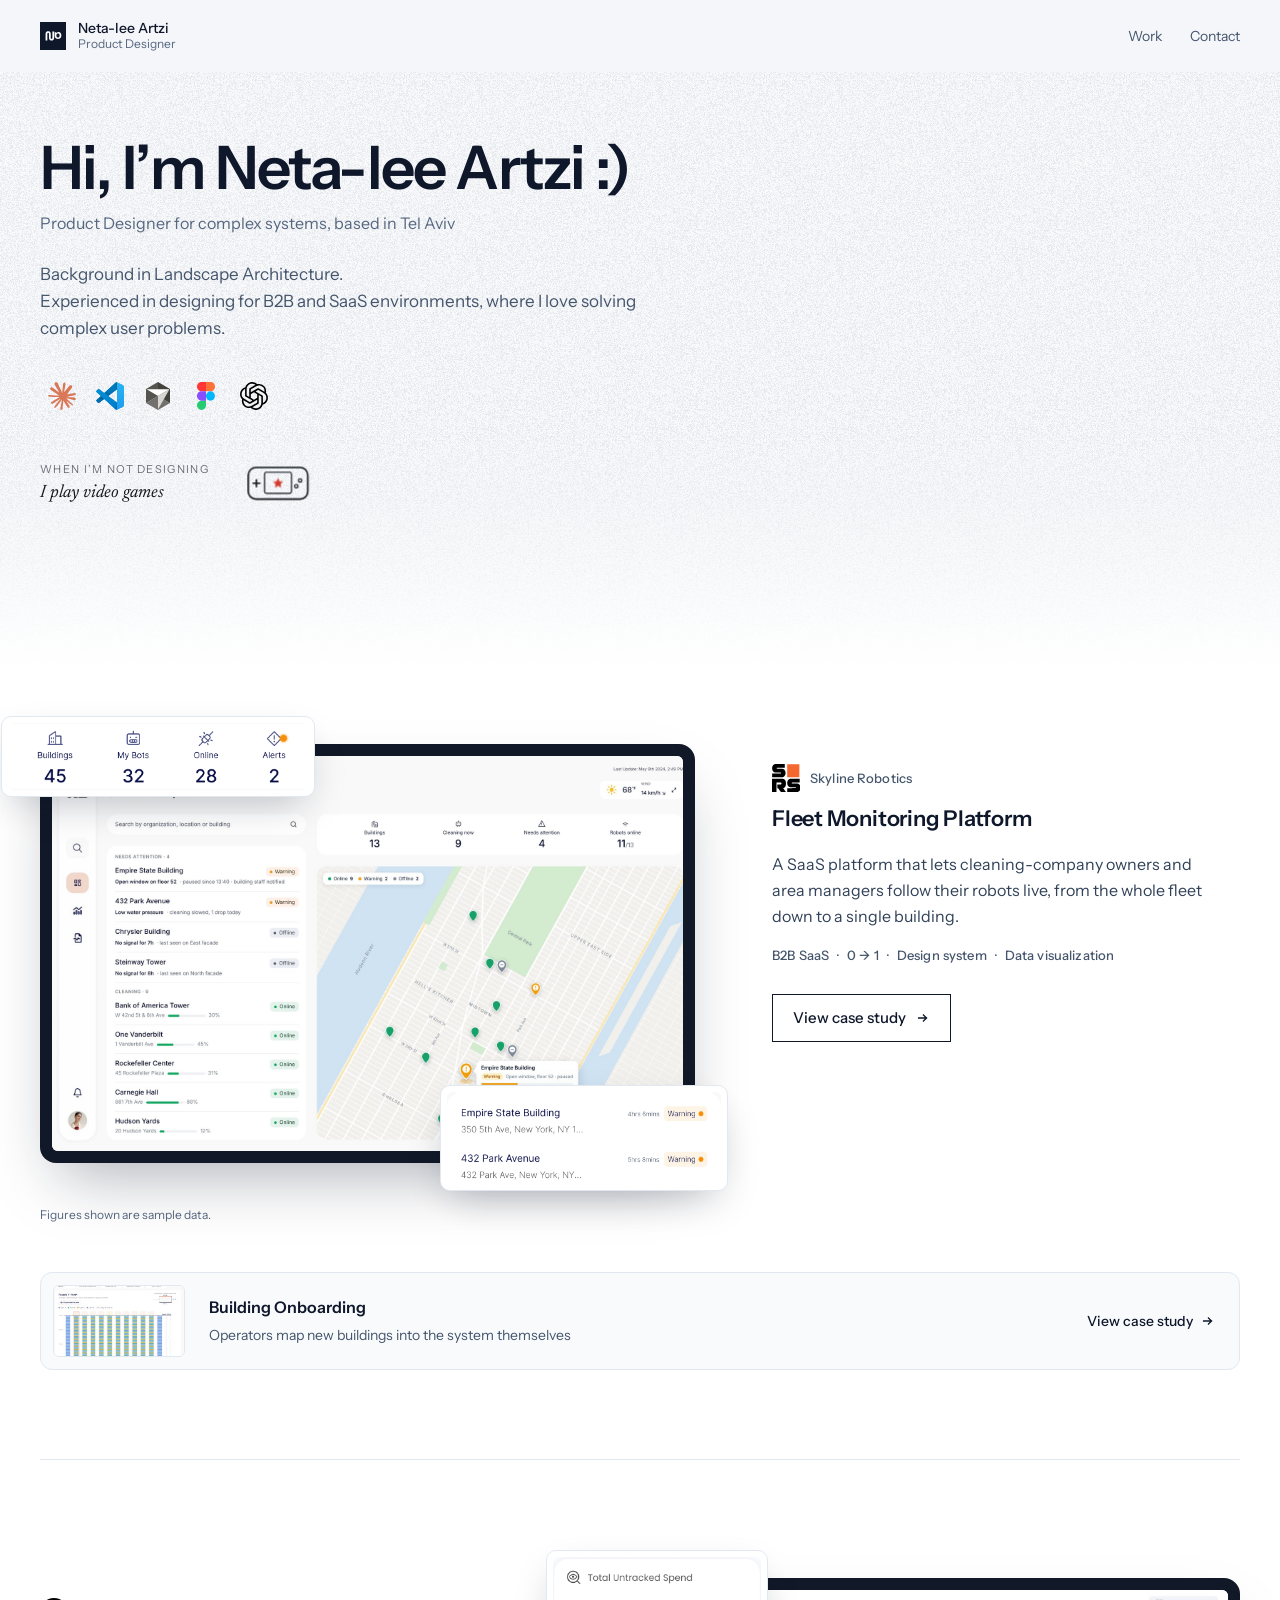
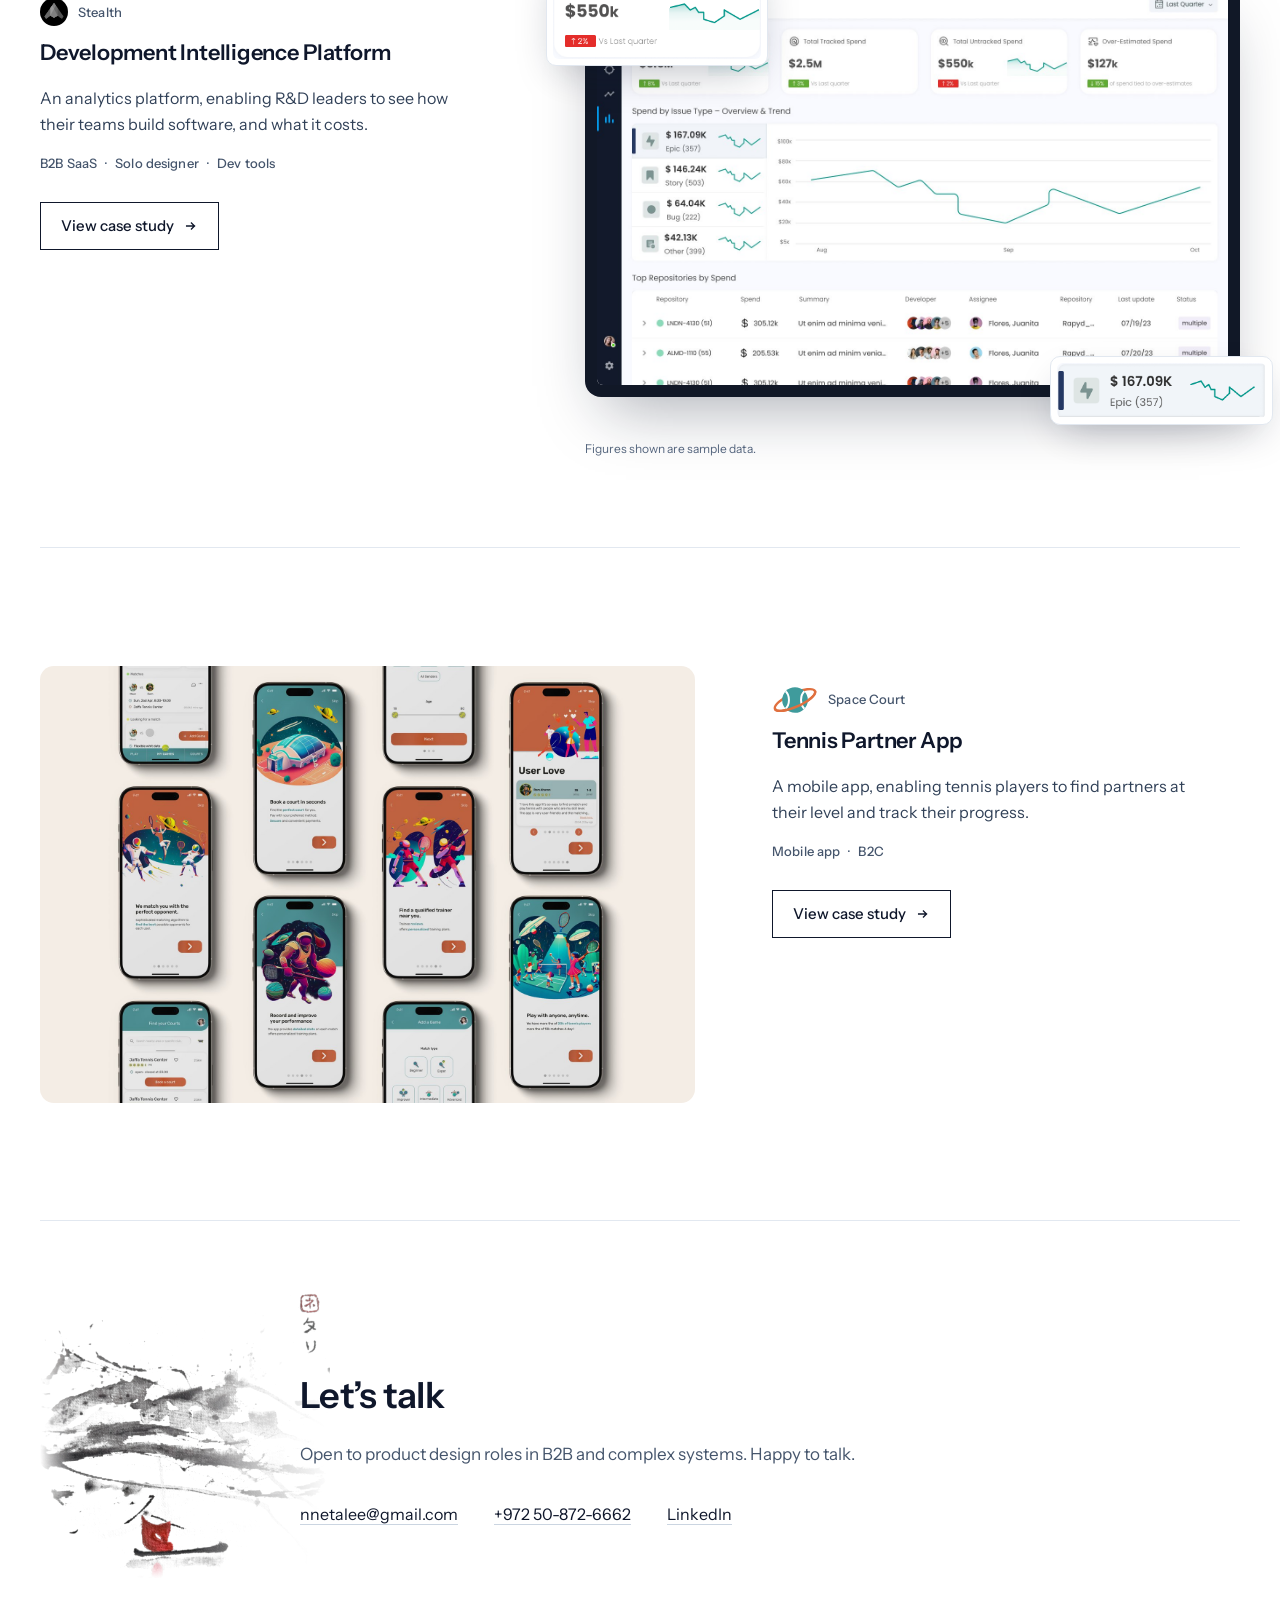
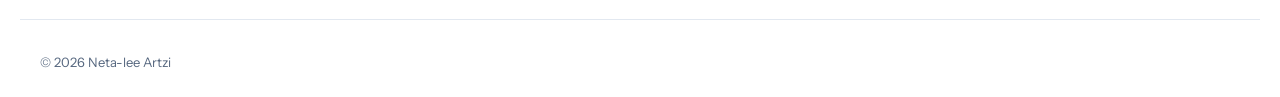
<file: index.html>
<!doctype html>
<html lang="en">
<head>
<meta charset="utf-8">
<meta name="viewport" content="width=device-width, initial-scale=1, viewport-fit=cover">
<title>Neta-lee Artzi – Product Designer</title>
<meta name="description" content="Neta-lee Artzi is a product designer in Tel Aviv, designing B2B and SaaS products for complex systems. Case studies: Skyline Robotics, a development-intelligence platform and a tennis partner app.">
<meta property="og:type" content="website">
<meta property="og:title" content="Neta-lee Artzi – Product Designer">
<meta property="og:description" content="Neta-lee Artzi is a product designer in Tel Aviv, designing B2B and SaaS products for complex systems. Case studies: Skyline Robotics, a development-intelligence platform and a tennis partner app.">
<link rel="canonical" href="https://www.neta-leeartzi.com/">
<meta property="og:url" content="https://www.neta-leeartzi.com/">
<link rel="icon" href="/assets/na-logo.svg" type="image/svg+xml">
<link rel="preconnect" href="https://fonts.googleapis.com">
<link rel="preconnect" href="https://fonts.gstatic.com" crossorigin>
<link rel="stylesheet" href="https://fonts.googleapis.com/css2?family=Instrument+Sans:wght@400;500;600&family=Newsreader:ital,opsz,wght@1,6..72,400&display=swap">
<link rel="stylesheet" href="/assets/style.css">
<script>(function(){var me=false;try{var q=location.search;if(/[?&]me(=|&|$)/.test(q)){localStorage.setItem('nla-me','1');history.replaceState(null,'',location.pathname+location.hash);addEventListener('DOMContentLoaded',function(){var t=document.createElement('div');t.textContent='Your visits on this browser are no longer counted';t.style.cssText='position:fixed;left:50%;bottom:24px;transform:translateX(-50%);background:#111;color:#fff;font:14px/1.4 system-ui,sans-serif;padding:10px 16px;border-radius:8px;z-index:9999';document.body.appendChild(t);setTimeout(function(){t.remove()},4000)})}if(/[?&]notme(=|&|$)/.test(q))localStorage.removeItem('nla-me');me=localStorage.getItem('nla-me')==='1'}catch(e){}if(me||!/(^|[.])neta-leeartzi[.]com$/.test(location.hostname))return;var s=document.createElement('script');s.defer=true;s.src='/_vercel/insights/script.js';document.head.appendChild(s);var w=document.createElement('script');w.defer=true;w.src='/assets/visit.js';document.head.appendChild(w);window.va=window.va||function(){(window.vaq=window.vaq||[]).push(arguments)};(function(c,l,a,r,i,t,y){c[a]=c[a]||function(){(c[a].q=c[a].q||[]).push(arguments)};t=l.createElement(r);t.async=1;t.src="https://www.clarity.ms/tag/"+i;y=l.getElementsByTagName(r)[0];y.parentNode.insertBefore(t,y);})(window,document,"clarity","script","zadvvgbm4c")})();</script>
</head>
<body>
<a class="skip" href="#main">Skip to content</a>
<header class="site-header">
  <div class="wrap">
    <a class="brand" href="/"><img src="/assets/na-logo.svg" width="23" height="24" alt=""><span><b>Neta-lee Artzi</b><small>Product Designer</small></span></a>
    <nav class="topnav" aria-label="Main"><a href="/#work">Work</a><a href="#contact">Contact</a></nav>
  </div>
</header>
<main id="main">
<section class="hero">
  <div class="grain" aria-hidden="true"></div>
  <div class="wrap">
    <h1>Hi, I’m <span class="nowrap">Neta-lee</span> Artzi :)</h1>
    <p class="sub">Product Designer for complex systems, based in Tel Aviv</p>
    <p class="intro">Background in Landscape Architecture.<br>Experienced in designing for B2B and SaaS environments, where I love solving complex user problems.</p>
    <ul class="tools" aria-label="Tools I work with"><li tabindex="0"><span class="ico" role="img" aria-label="Claude Code"><img src="/img/claude-code.svg" alt=""></span><span class="tip" aria-hidden="true">Claude Code</span></li><li tabindex="0"><span class="ico" role="img" aria-label="VS Code"><img src="/img/vscode.svg" alt=""></span><span class="tip" aria-hidden="true">VS Code</span></li><li tabindex="0"><span class="ico" role="img" aria-label="Cursor"><img src="/img/cursor.svg" alt=""></span><span class="tip" aria-hidden="true">Cursor</span></li><li tabindex="0"><span class="ico" role="img" aria-label="Figma"><img src="/img/figma.svg" alt=""></span><span class="tip" aria-hidden="true">Figma</span></li><li tabindex="0"><span class="ico" role="img" aria-label="ChatGPT"><img src="/img/gpt.svg" alt=""></span><span class="tip" aria-hidden="true">ChatGPT</span></li></ul>
    <div class="hobbies-slot" data-hobbies></div>
  </div>
</section>
<section class="wrap work" id="work" aria-labelledby="work-h">
  <h2 class="sr-only" id="work-h">Selected work</h2>
<article class="project">
  <div class="text">
    <div class="ptitle"><span class="pco"><span class="plogo" aria-hidden="true"><img src="/img/skyline.svg" alt=""></span><span class="pconame">Skyline Robotics</span></span><h3>Fleet Monitoring Platform</h3></div>
    <p class="one">A SaaS platform that lets cleaning-company owners and area managers follow their robots live, from the whole fleet down to a single building.</p>
    <ul class="chips home-chips" aria-label="Topics"><li>B2B SaaS</li><li>0 → 1</li><li>Design system</li><li>Data visualization</li></ul>
    <a class="btn" href="/skyline" aria-label="View case study: Skyline Robotics – Fleet Monitoring Platform">View case study <svg width="14" height="14" viewBox="0 0 16 16" fill="none" aria-hidden="true"><path d="M3 8h9M8.5 4.5 12 8l-3.5 3.5" stroke="currentColor" stroke-width="1.5" stroke-linecap="square"/></svg></a>
  </div>
  <a class="also-card" href="/building-onboarding"><img src="/img/home/building-onboarding-thumb.jpg" alt="" width="480" height="300" loading="lazy" decoding="async"><span class="ac-name"><b>Building Onboarding</b><span class="ac-line">Operators map new buildings into the system themselves</span></span><span class="ac-cta">View case study <svg width="14" height="14" viewBox="0 0 16 16" fill="none" aria-hidden="true"><path d="M3 8h9M8.5 4.5 12 8l-3.5 3.5" stroke="currentColor" stroke-width="1.5" stroke-linecap="square"/></svg></span></a>
  <div class="visual-col"><div class="visual"><div class="device"><div class="screen"><img src="/img/home/skyline.jpg" alt="Skyline fleet monitoring: building list with live status next to a map of New York" width="1800" height="1106" loading="lazy" decoding="async"></div></div><div class="float f1" style="width: 48%"><img src="/img/home/skyline-f1.png" alt="Fleet totals: buildings, bots, online and alerts" width="871" height="193" loading="lazy" decoding="async"></div><div class="float f2" style="width: 44%"><img src="/img/home/skyline-f2.png" alt="Two buildings with a warning status" width="890" height="296" loading="lazy" decoding="async"></div></div><p class="sample">Figures shown are sample data.</p></div>
</article>
<article class="project">
  <div class="text">
    <div class="ptitle"><span class="pco"><span class="plogo" aria-hidden="true"><img src="/img/stealth.svg" alt=""></span><span class="pconame">Stealth</span></span><h3>Development Intelligence Platform</h3></div>
    <p class="one">An analytics platform, enabling R&D leaders to see how their teams build software, and what it costs.</p>
    <ul class="chips home-chips" aria-label="Topics"><li>B2B SaaS</li><li>Solo designer</li><li>Dev tools</li></ul>
    <a class="btn" href="/stealth" aria-label="View case study: Stealth – Development Intelligence Platform">View case study <svg width="14" height="14" viewBox="0 0 16 16" fill="none" aria-hidden="true"><path d="M3 8h9M8.5 4.5 12 8l-3.5 3.5" stroke="currentColor" stroke-width="1.5" stroke-linecap="square"/></svg></a>
  </div>
  
  <div class="visual-col"><div class="visual"><div class="device"><div class="screen"><img src="/img/home/stealth.jpg" alt="Jira Spend dashboard with spend cards, a trend chart and repositories by spend" width="1440" height="900" loading="lazy" decoding="async"></div></div><div class="float f1" style="width: 34%"><img src="/img/home/stealth-f1.png" alt="Total untracked spend card" width="315" height="154" loading="lazy" decoding="async"></div><div class="float f2" style="width: 34%"><img src="/img/home/stealth-f2.png" alt="Spend for epics" width="312" height="82" loading="lazy" decoding="async"></div></div><p class="sample">Figures shown are sample data.</p></div>
</article>
<article class="project">
  <div class="text">
    <div class="ptitle"><span class="pco"><span class="plogo" aria-hidden="true"><img src="/img/space-court.svg" alt=""></span><span class="pconame">Space Court</span></span><h3>Tennis Partner App</h3></div>
    <p class="one">A mobile app, enabling tennis players to find partners at their level and track their progress.</p>
    <ul class="chips home-chips" aria-label="Topics"><li>Mobile app</li><li>B2C</li></ul>
    <a class="btn" href="/space-court" aria-label="View case study: Space Court – Tennis Partner App">View case study <svg width="14" height="14" viewBox="0 0 16 16" fill="none" aria-hidden="true"><path d="M3 8h9M8.5 4.5 12 8l-3.5 3.5" stroke="currentColor" stroke-width="1.5" stroke-linecap="square"/></svg></a>
  </div>
  
  <div class="visual-col"><div class="visual"><img src="/img/home/space-court.jpg" alt="Space Court onboarding screens with space-themed tennis illustrations" width="1800" height="1200" class="tile" loading="lazy" decoding="async"></div></div>
</article>
</section>
</main>
<section class="wrap" id="contact" aria-labelledby="contact-h">
  <div class="contact">
    <img class="ink" src="/img/home/ink-boat.webp" alt="" width="900" height="888" loading="lazy" decoding="async">
    <div class="ct-text">
    <h2 id="contact-h">Let’s talk</h2>
    <p>Open to product design roles in B2B and complex systems. Happy to talk.</p>
    <ul>
      <li><a href="mailto:nnetalee@gmail.com">nnetalee@gmail.com</a></li>
      <li><a href="tel:+972508726662">+972 50-872-6662</a></li>
      <li><a href="https://www.linkedin.com/in/neta-leeartzi/" target="_blank" rel="noopener">LinkedIn</a></li>
    </ul>
    </div>
  </div>
</section>
<footer class="site-footer"><div class="wrap"><span>© 2026 Neta-lee Artzi</span></div></footer>
<script src="/assets/site.js" defer></script>
</body>
</html>
</file>
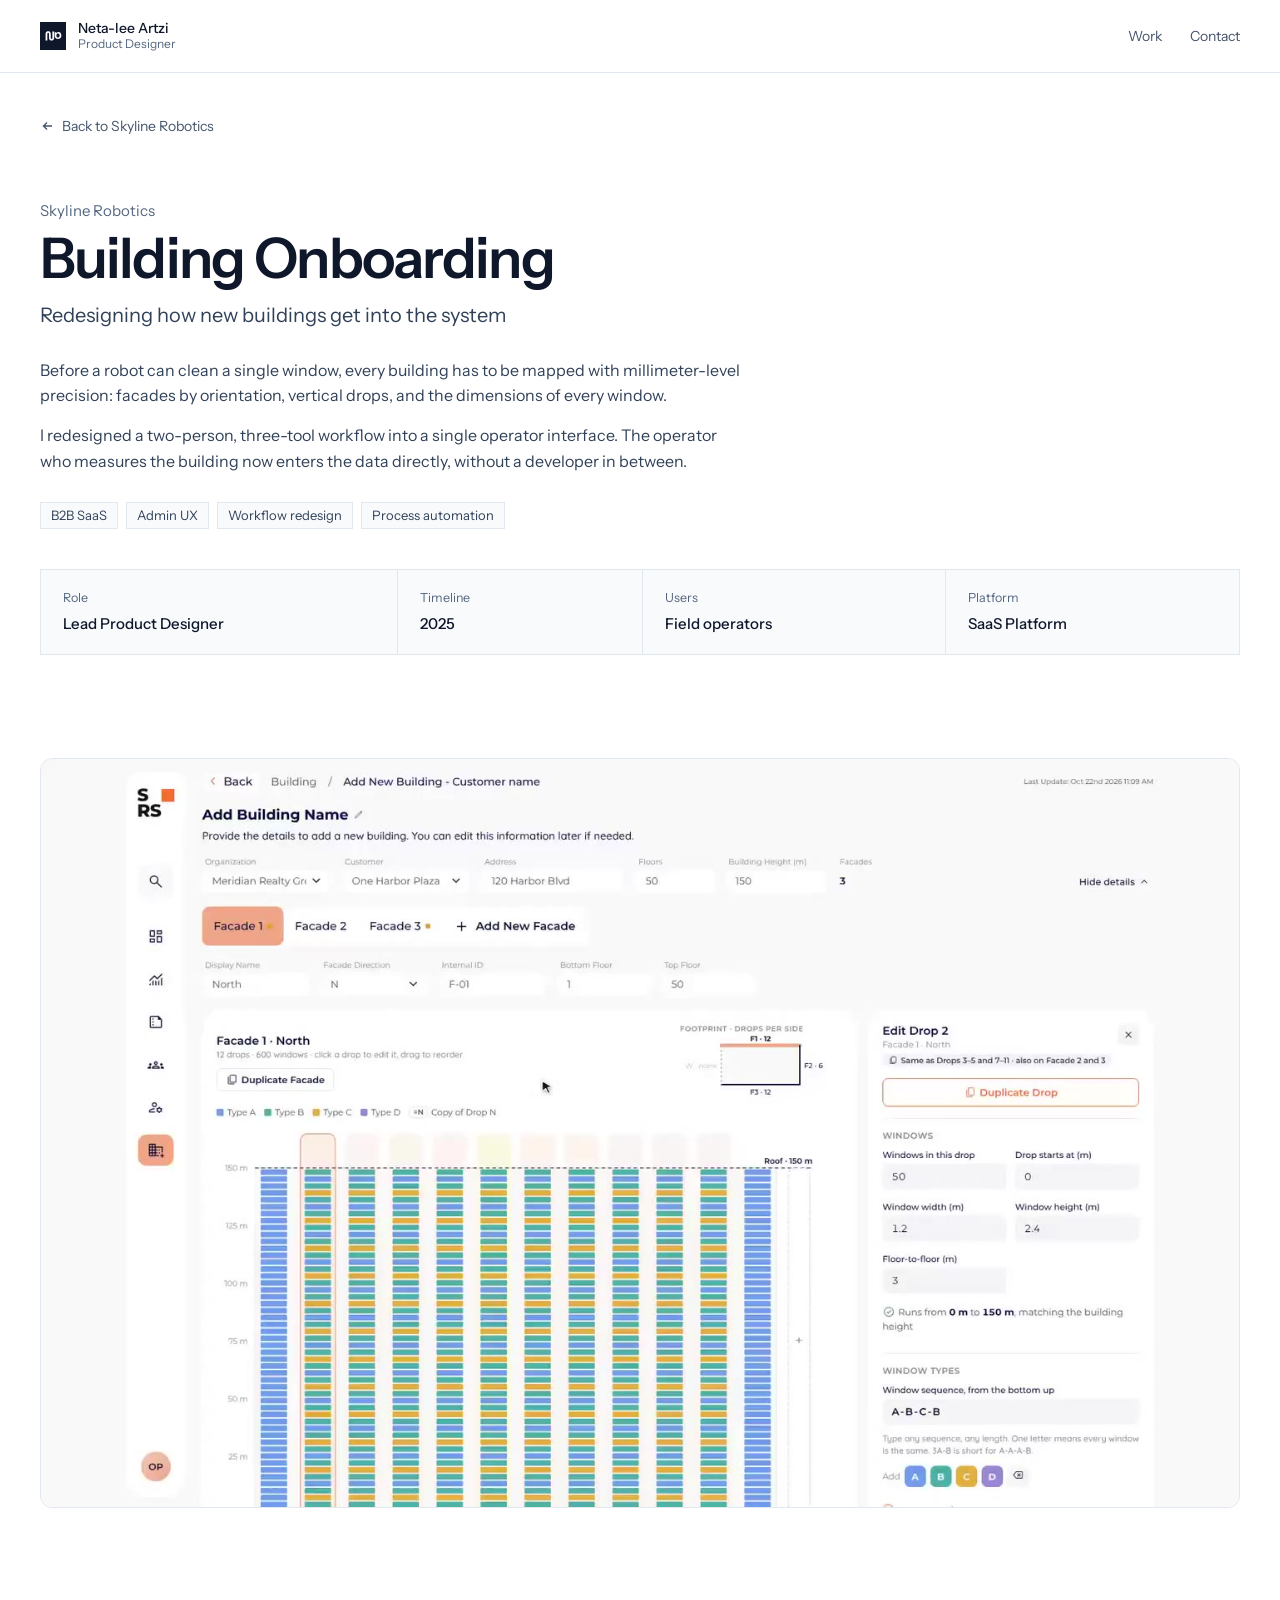
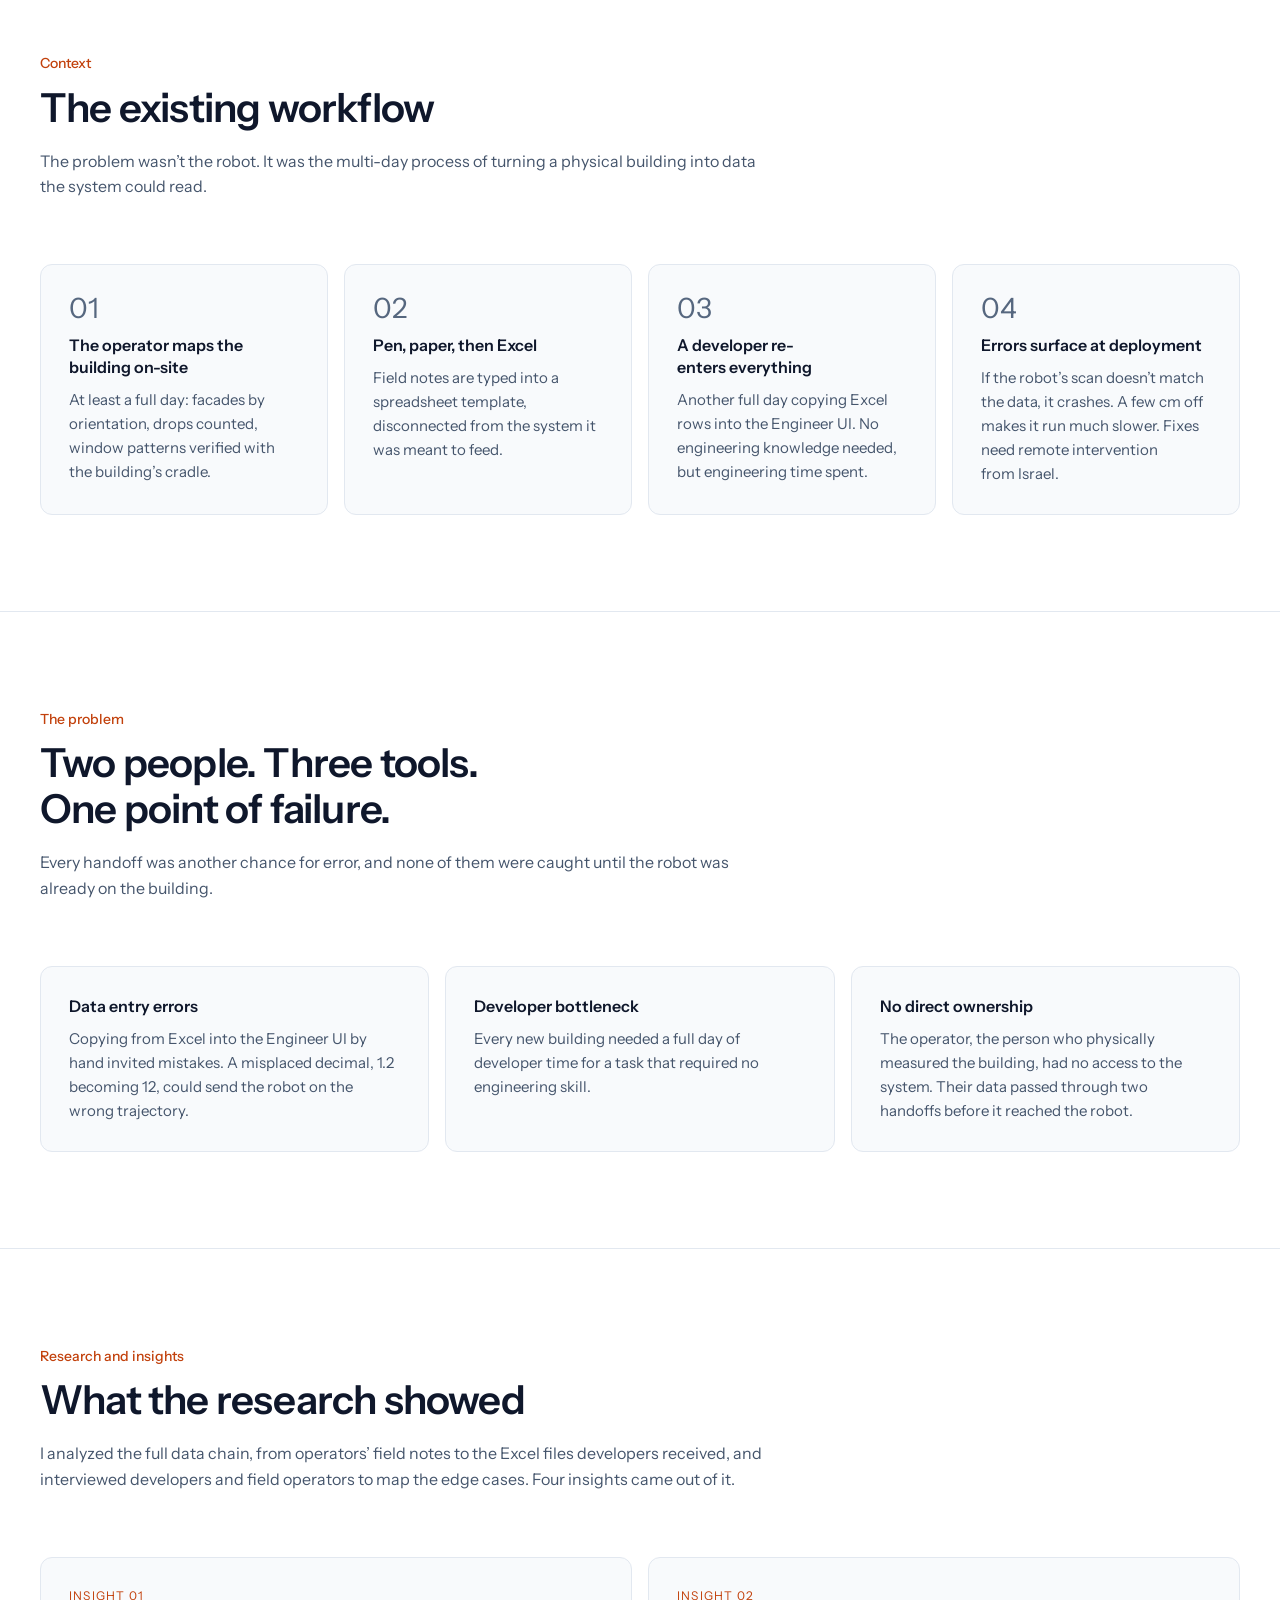
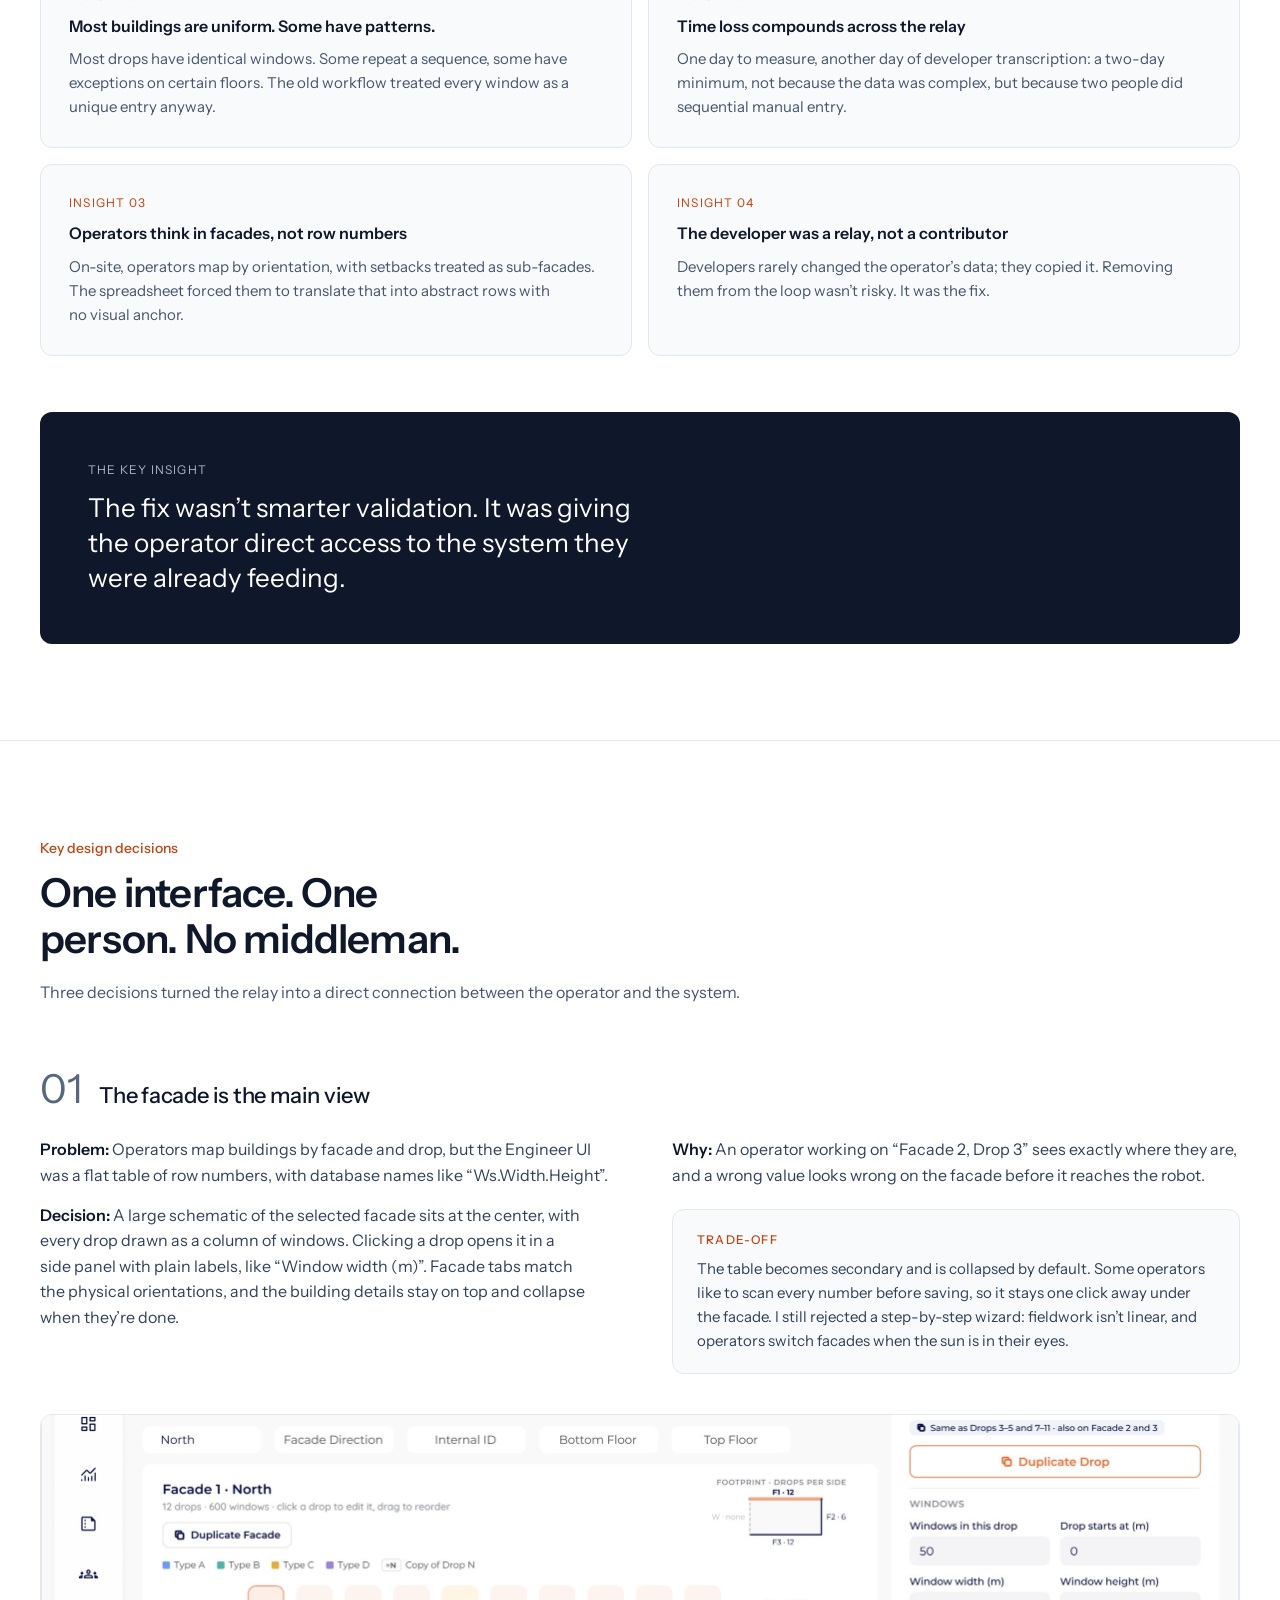
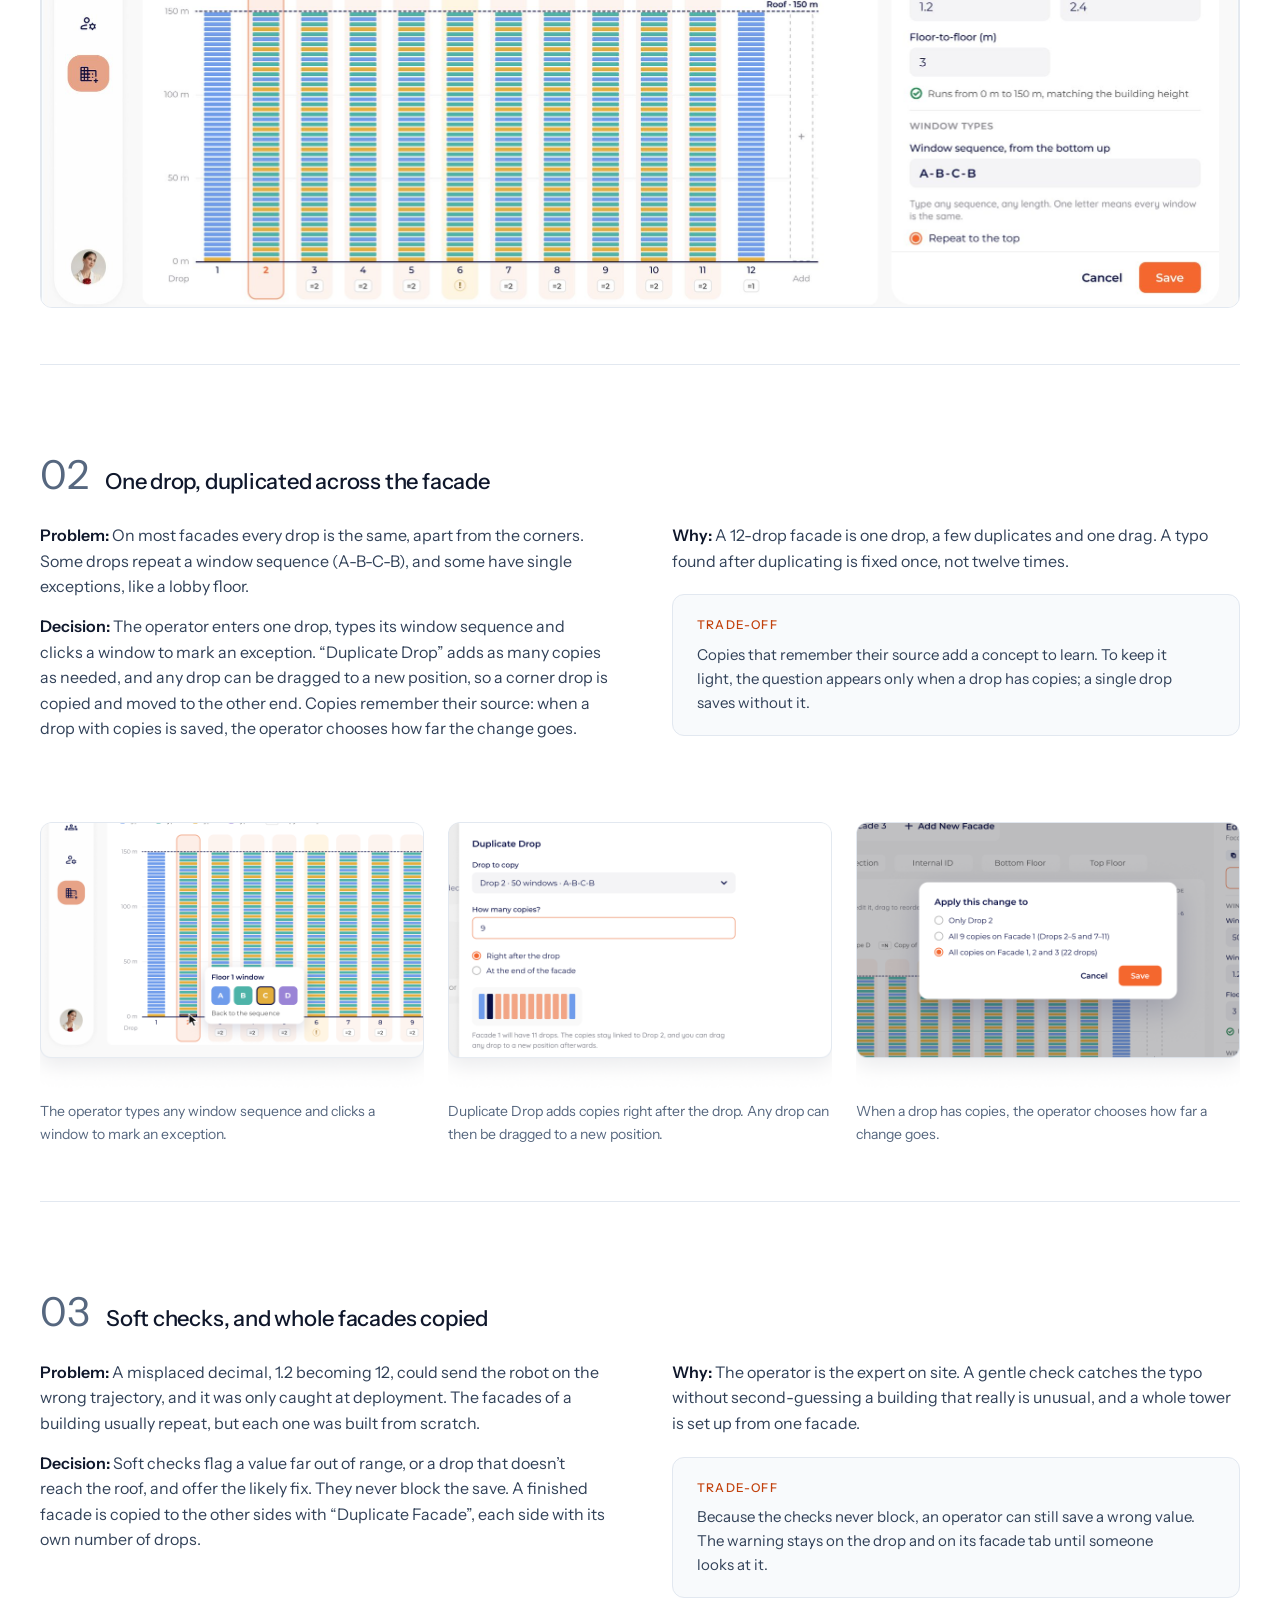
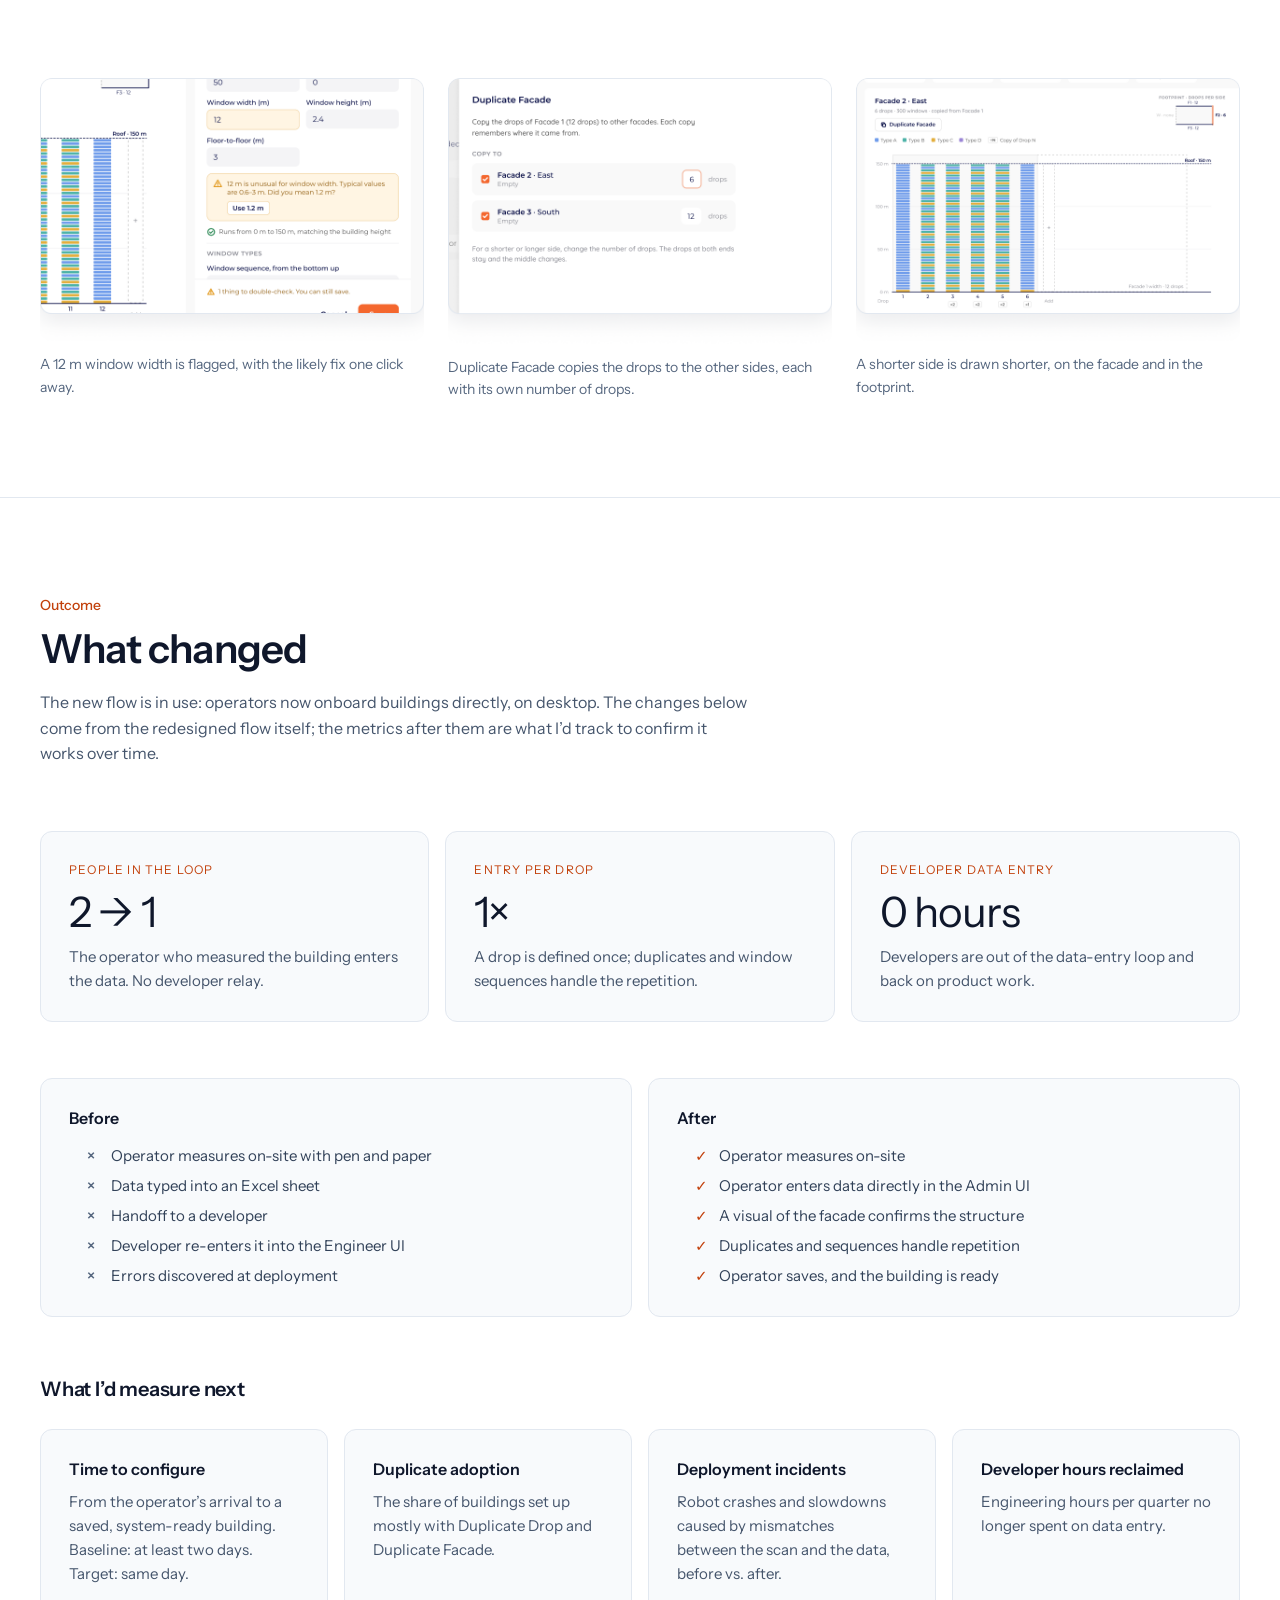
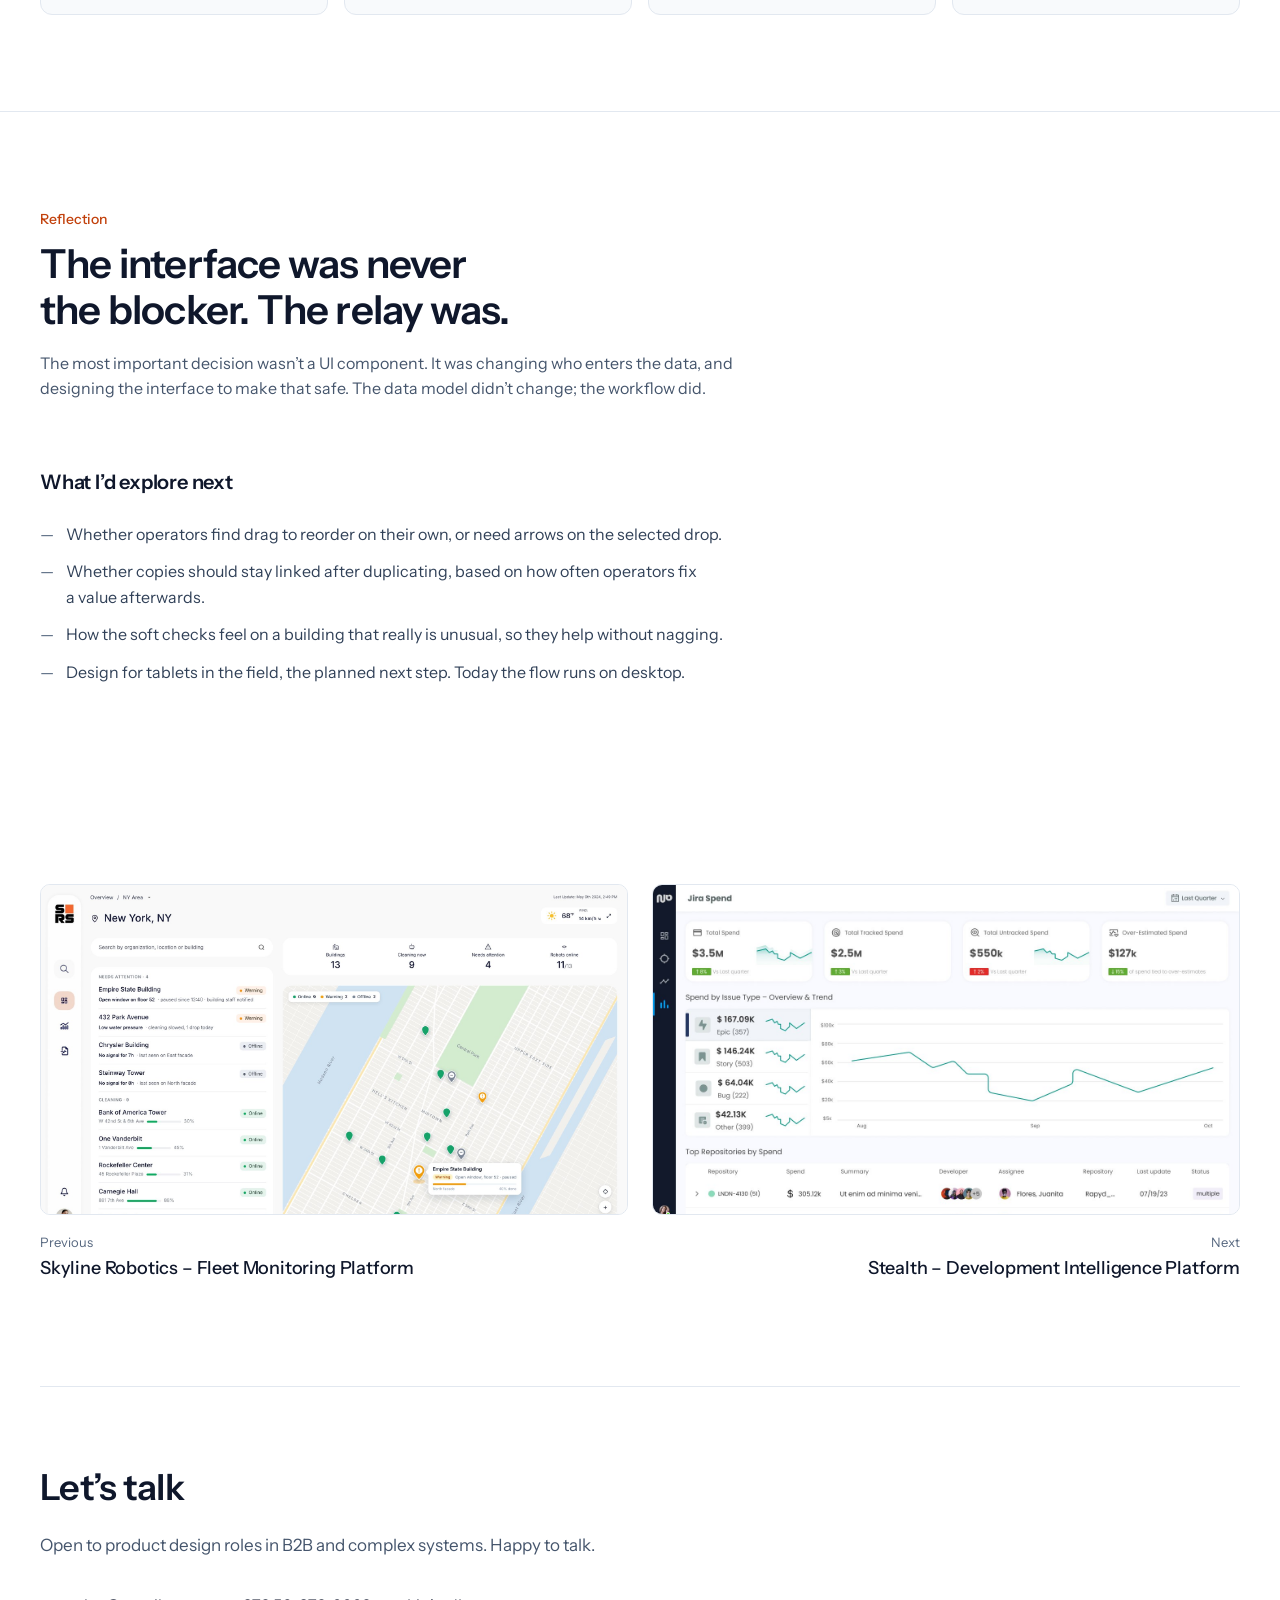
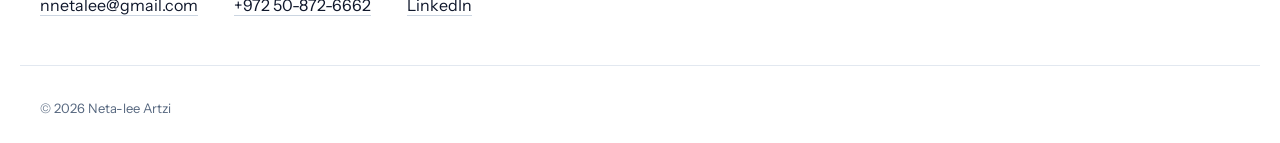
<file: building-onboarding.html>
<!doctype html>
<html lang="en">
<head>
<meta charset="utf-8">
<meta name="viewport" content="width=device-width, initial-scale=1, viewport-fit=cover">
<title>Skyline Robotics – Building Onboarding | Neta-lee Artzi</title>
<meta name="description" content="Case study: an operator interface that lets field operators map new buildings directly into the system, without a developer in between.">
<meta property="og:type" content="website">
<meta property="og:title" content="Skyline Robotics – Building Onboarding | Neta-lee Artzi">
<meta property="og:description" content="Case study: an operator interface that lets field operators map new buildings directly into the system, without a developer in between.">
<link rel="canonical" href="https://www.neta-leeartzi.com/building-onboarding">
<meta property="og:url" content="https://www.neta-leeartzi.com/building-onboarding">
<link rel="icon" href="/assets/na-logo.svg" type="image/svg+xml">
<link rel="preconnect" href="https://fonts.googleapis.com">
<link rel="preconnect" href="https://fonts.gstatic.com" crossorigin>
<link rel="stylesheet" href="https://fonts.googleapis.com/css2?family=Instrument+Sans:wght@400;500;600&display=swap">
<link rel="stylesheet" href="/assets/style.css">
<script>(function(){var me=false;try{var q=location.search;if(/[?&]me(=|&|$)/.test(q)){localStorage.setItem('nla-me','1');history.replaceState(null,'',location.pathname+location.hash);addEventListener('DOMContentLoaded',function(){var t=document.createElement('div');t.textContent='Your visits on this browser are no longer counted';t.style.cssText='position:fixed;left:50%;bottom:24px;transform:translateX(-50%);background:#111;color:#fff;font:14px/1.4 system-ui,sans-serif;padding:10px 16px;border-radius:8px;z-index:9999';document.body.appendChild(t);setTimeout(function(){t.remove()},4000)})}if(/[?&]notme(=|&|$)/.test(q))localStorage.removeItem('nla-me');me=localStorage.getItem('nla-me')==='1'}catch(e){}if(me||!/(^|[.])neta-leeartzi[.]com$/.test(location.hostname))return;var s=document.createElement('script');s.defer=true;s.src='/_vercel/insights/script.js';document.head.appendChild(s);var w=document.createElement('script');w.defer=true;w.src='/assets/visit.js';document.head.appendChild(w);window.va=window.va||function(){(window.vaq=window.vaq||[]).push(arguments)};(function(c,l,a,r,i,t,y){c[a]=c[a]||function(){(c[a].q=c[a].q||[]).push(arguments)};t=l.createElement(r);t.async=1;t.src="https://www.clarity.ms/tag/"+i;y=l.getElementsByTagName(r)[0];y.parentNode.insertBefore(t,y);})(window,document,"clarity","script","zadvvgbm4c")})();</script>
</head>
<body class="case p-building-onboarding">
<a class="skip" href="#main">Skip to content</a>
<header class="site-header plain">
  <div class="wrap">
    <a class="brand" href="/"><img src="/assets/na-logo.svg" width="23" height="24" alt=""><span><b>Neta-lee Artzi</b><small>Product Designer</small></span></a>
    <nav class="topnav" aria-label="Main"><a href="/#work">Work</a><a href="#contact">Contact</a></nav>
  </div>
</header>
<main id="main">
<div class="wrap case-hero">
  <a class="back" href="/skyline"><svg width="14" height="14" viewBox="0 0 16 16" fill="none" aria-hidden="true"><path d="M3 8h9M8.5 4.5 12 8l-3.5 3.5" stroke="currentColor" stroke-width="1.5" stroke-linecap="square"/></svg> Back to Skyline Robotics</a>
  <div class="hero-grid"><div><p class="company">Skyline Robotics</p><h1>Building Onboarding</h1><p class="subtitle">Redesigning how new buildings get into the system</p><div class="lede"><p>Before a robot can clean a single window, every building has to be mapped with millimeter-level precision: facades by orientation, vertical drops, and the dimensions of every window.</p><p>I redesigned a two-person, three-tool workflow into a single operator interface. The operator who measures the building now enters the data directly, without a developer in between.</p></div><ul class="chips" aria-label="Topics"><li>B2B SaaS</li><li>Admin UX</li><li>Workflow redesign</li><li>Process automation</li></ul><dl class="overview" style="--cols: 4"><div><dt>Role</dt><dd>Lead Product Designer</dd></div><div><dt>Timeline</dt><dd>2025</dd></div><div><dt>Users</dt><dd>Field operators</dd></div><div><dt>Platform</dt><dd>SaaS Platform</dd></div></dl></div></div>
  
</div>
<div class="wrap proto"><div class="proto-video"><video src="/img/building-onboarding/prototype.mp4" poster="/img/building-onboarding/prototype-poster.jpg" width="1440" height="900" autoplay muted loop playsinline preload="metadata" aria-label="Walkthrough of the Add New Building screen: a soft check catches a 12 m window width, the window sequence is edited live on the facade, and the facade is duplicated to a shorter side"></video></div><script>(function(){var v=document.currentScript.previousElementSibling.querySelector("video");if(matchMedia("(prefers-reduced-motion: reduce)").matches){v.removeAttribute("autoplay");v.pause();v.controls=true}})()</script></div><section class="section">
  <div class="wrap">
    <p class="eyebrow">Context</p>
    <h2>The existing workflow</h2>
    <p class="lead">The problem wasn’t the robot. It was the multi-day process of turning a physical building into data the system could read.</p>
    <div class="stack" style="margin-top: clamp(40px, 5vw, 64px)"><ul class="cards" style="--cols: 4"><li class="card"><span class="num">01</span><h3>The operator maps the building on-site</h3><p>At least a full day: facades by orientation, drops counted, window patterns verified with the building’s cradle.</p></li><li class="card"><span class="num">02</span><h3>Pen, paper, then Excel</h3><p>Field notes are typed into a spreadsheet template, disconnected from the system it was meant to feed.</p></li><li class="card"><span class="num">03</span><h3>A developer re-enters everything</h3><p>Another full day copying Excel rows into the Engineer UI. No engineering knowledge needed, but engineering time spent.</p></li><li class="card"><span class="num">04</span><h3>Errors surface at deployment</h3><p>If the robot’s scan doesn’t match the data, it crashes. A few cm off makes it run much slower. Fixes need remote intervention from Israel.</p></li></ul></div>
  </div>
</section>
<section class="section">
  <div class="wrap">
    <p class="eyebrow">The problem</p>
    <h2>Two people. Three tools. One point of failure.</h2>
    <p class="lead">Every handoff was another chance for error, and none of them were caught until the robot was already on the building.</p>
    <div class="stack" style="margin-top: clamp(40px, 5vw, 64px)"><ul class="cards" style="--cols: 3"><li class="card"><h3>Data entry errors</h3><p>Copying from Excel into the Engineer UI by hand invited mistakes. A misplaced decimal, 1.2 becoming 12, could send the robot on the wrong trajectory.</p></li><li class="card"><h3>Developer bottleneck</h3><p>Every new building needed a full day of developer time for a task that required no engineering skill.</p></li><li class="card"><h3>No direct ownership</h3><p>The operator, the person who physically measured the building, had no access to the system. Their data passed through two handoffs before it reached the robot.</p></li></ul></div>
  </div>
</section>
<section class="section">
  <div class="wrap">
    <p class="eyebrow">Research and insights</p>
    <h2>What the research showed</h2>
    <p class="lead">I analyzed the full data chain, from operators’ field notes to the Excel files developers received, and interviewed developers and field operators to map the edge cases. Four insights came out of it.</p>
    <div class="stack" style="margin-top: clamp(40px, 5vw, 64px)"><ul class="cards" style="--cols: 2"><li class="card"><span class="tag">Insight 01</span><h3>Most buildings are uniform. Some have patterns.</h3><p>Most drops have identical windows. Some repeat a sequence, some have exceptions on certain floors. The old workflow treated every window as a unique entry anyway.</p></li><li class="card"><span class="tag">Insight 02</span><h3>Time loss compounds across the relay</h3><p>One day to measure, another day of developer transcription: a two-day minimum, not because the data was complex, but because two people did sequential manual entry.</p></li><li class="card"><span class="tag">Insight 03</span><h3>Operators think in facades, not row numbers</h3><p>On-site, operators map by orientation, with setbacks treated as sub-facades. The spreadsheet forced them to translate that into abstract rows with no visual anchor.</p></li><li class="card"><span class="tag">Insight 04</span><h3>The developer was a relay, not a contributor</h3><p>Developers rarely changed the operator’s data; they copied it. Removing them from the loop wasn’t risky. It was the fix.</p></li></ul><div class="keybox"><p>The key insight</p><p>The fix wasn’t smarter validation. It was giving the operator direct access to the system they were already feeding.</p></div></div>
  </div>
</section>
<section class="section">
  <div class="wrap">
    <p class="eyebrow">Key design decisions</p>
    <h2>One interface. One person. No middleman.</h2>
    <p class="lead">Three decisions turned the relay into a direct connection between the operator and the system.</p>
    <div class="stack" style="margin-top: clamp(40px, 5vw, 64px)"><article class="decision">
  <div class="dhead"><span class="dnum">01</span><h3>The facade is the main view</h3></div>
  <div class="dbody">
    <div><p><b>Problem:</b> Operators map buildings by facade and drop, but the Engineer UI was a flat table of row numbers, with database names like “Ws.Width.Height”.</p><p><b>Decision:</b> A large schematic of the selected facade sits at the center, with every drop drawn as a column of windows. Clicking a drop opens it in a side panel with plain labels, like “Window width (m)”. Facade tabs match the physical orientations, and the building details stay on top and collapse when they’re done.</p></div>
    <div><p><b>Why:</b> An operator working on “Facade 2, Drop 3” sees exactly where they are, and a wrong value looks wrong on the facade before it reaches the robot.</p><div class="tradeoff"><p>Trade-off</p><p>The table becomes secondary and is collapsed by default. Some operators like to scan every number before saving, so it stays one click away under the facade. I still rejected a step-by-step wizard: fieldwork isn’t linear, and operators switch facades when the sun is in their eyes.</p></div></div>
  </div>
  <figure class="fig"><img src="/img/building-onboarding/facade-view-crop.jpg" alt="Facade 1 schematic with twelve drops and the Edit Drop 2 panel" width="2400" height="987" loading="lazy" decoding="async"></figure>
</article><article class="decision">
  <div class="dhead"><span class="dnum">02</span><h3>One drop, duplicated across the facade</h3></div>
  <div class="dbody">
    <div><p><b>Problem:</b> On most facades every drop is the same, apart from the corners. Some drops repeat a window sequence (A-B-C-B), and some have single exceptions, like a lobby floor.</p><p><b>Decision:</b> The operator enters one drop, types its window sequence and clicks a window to mark an exception. “Duplicate Drop” adds as many copies as needed, and any drop can be dragged to a new position, so a corner drop is copied and moved to the other end. Copies remember their source: when a drop with copies is saved, the operator chooses how far the change goes.</p></div>
    <div><p><b>Why:</b> A 12-drop facade is one drop, a few duplicates and one drag. A typo found after duplicating is fixed once, not twelve times.</p><div class="tradeoff"><p>Trade-off</p><p>Copies that remember their source add a concept to learn. To keep it light, the question appears only when a drop has copies; a single drop saves without it.</p></div></div>
  </div>
  <div class="fig-grid" style="--cols: 3"><figure class="fig bare"><img src="/img/building-onboarding/sequence.png" alt="Window sequence field and a window marked as an exception" width="822" height="570" loading="lazy" decoding="async"><figcaption>The operator types any window sequence and clicks a window to mark an exception.</figcaption></figure><figure class="fig bare"><img src="/img/building-onboarding/duplicate-drop.png" alt="Duplicate Drop dialog: drop to copy, number of copies, and where to place them" width="822" height="570" loading="lazy" decoding="async"><figcaption>Duplicate Drop adds copies right after the drop. Any drop can then be dragged to a new position.</figcaption></figure><figure class="fig bare"><img src="/img/building-onboarding/apply-change.png" alt="Dialog asking which linked copies a change should apply to" width="822" height="570" loading="lazy" decoding="async"><figcaption>When a drop has copies, the operator chooses how far a change goes.</figcaption></figure></div>
</article><article class="decision">
  <div class="dhead"><span class="dnum">03</span><h3>Soft checks, and whole facades copied</h3></div>
  <div class="dbody">
    <div><p><b>Problem:</b> A misplaced decimal, 1.2 becoming 12, could send the robot on the wrong trajectory, and it was only caught at deployment. The facades of a building usually repeat, but each one was built from scratch.</p><p><b>Decision:</b> Soft checks flag a value far out of range, or a drop that doesn’t reach the roof, and offer the likely fix. They never block the save. A finished facade is copied to the other sides with “Duplicate Facade”, each side with its own number of drops.</p></div>
    <div><p><b>Why:</b> The operator is the expert on site. A gentle check catches the typo without second-guessing a building that really is unusual, and a whole tower is set up from one facade.</p><div class="tradeoff"><p>Trade-off</p><p>Because the checks never block, an operator can still save a wrong value. The warning stays on the drop and on its facade tab until someone looks at it.</p></div></div>
  </div>
  <div class="fig-grid" style="--cols: 3"><figure class="fig bare"><img src="/img/building-onboarding/soft-check.png" alt="A soft check: “12 m is unusual for window width. Did you mean 1.2 m?” with a Use 1.2 m button" width="822" height="564" loading="lazy" decoding="async"><figcaption>A 12 m window width is flagged, with the likely fix one click away.</figcaption></figure><figure class="fig bare"><img src="/img/building-onboarding/duplicate-facade.png" alt="Duplicate Facade dialog copying drops to the other sides" width="822" height="570" loading="lazy" decoding="async"><figcaption>Duplicate Facade copies the drops to the other sides, each with its own number of drops.</figcaption></figure><figure class="fig bare"><img src="/img/building-onboarding/shorter-side.png" alt="A shorter facade drawn shorter in the schematic and in the building footprint" width="822" height="564" loading="lazy" decoding="async"><figcaption>A shorter side is drawn shorter, on the facade and in the footprint.</figcaption></figure></div>
</article></div>
  </div>
</section>
<section class="section">
  <div class="wrap">
    <p class="eyebrow">Outcome</p>
    <h2>What changed</h2>
    <p class="lead">The new flow is in use: operators now onboard buildings directly, on desktop. The changes below come from the redesigned flow itself; the metrics after them are what I’d track to confirm it works over time.</p>
    <div class="stack" style="margin-top: clamp(40px, 5vw, 64px)"><ul class="cards" style="--cols: 3"><li class="card"><span class="tag">People in the loop</span><p class="stat">2 → 1</p><p>The operator who measured the building enters the data. No developer relay.</p></li><li class="card"><span class="tag">Entry per drop</span><p class="stat">1×</p><p>A drop is defined once; duplicates and window sequences handle the repetition.</p></li><li class="card"><span class="tag">Developer data entry</span><p class="stat">0 hours</p><p>Developers are out of the data-entry loop and back on product work.</p></li></ul><ul class="cards" style="--cols: 2"><li class="card"><h3>Before</h3><ul class="checklist no"><li>Operator measures on-site with pen and paper</li><li>Data typed into an Excel sheet</li><li>Handoff to a developer</li><li>Developer re-enters it into the Engineer UI</li><li>Errors discovered at deployment</li></ul></li><li class="card"><h3>After</h3><ul class="checklist yes"><li>Operator measures on-site</li><li>Operator enters data directly in the Admin UI</li><li>A visual of the facade confirms the structure</li><li>Duplicates and sequences handle repetition</li><li>Operator saves, and the building is ready</li></ul></li></ul><div><p class="subhead">What I’d measure next</p></div><ul class="cards" style="--cols: 4"><li class="card"><h3>Time to configure</h3><p>From the operator’s arrival to a saved, system-ready building. Baseline: at least two days. Target: same day.</p></li><li class="card"><h3>Duplicate adoption</h3><p>The share of buildings set up mostly with Duplicate Drop and Duplicate Facade.</p></li><li class="card"><h3>Deployment incidents</h3><p>Robot crashes and slowdowns caused by mismatches between the scan and the data, before vs. after.</p></li><li class="card"><h3>Developer hours reclaimed</h3><p>Engineering hours per quarter no longer spent on data entry.</p></li></ul></div>
  </div>
</section>
<section class="section">
  <div class="wrap">
    <p class="eyebrow">Reflection</p>
    <h2>The interface was never the blocker. The relay was.</h2>
    <p class="lead">The most important decision wasn’t a UI component. It was changing who enters the data, and designing the interface to make that safe. The data model didn’t change; the workflow did.</p>
    <div class="stack" style="margin-top: clamp(40px, 5vw, 64px)"><div><p class="subhead">What I’d explore next</p></div><ul class="dashlist"><li>Whether operators find drag to reorder on their own, or need arrows on the selected drop.</li><li>Whether copies should stay linked after duplicating, based on how often operators fix a value afterwards.</li><li>How the soft checks feel on a building that really is unusual, so they help without nagging.</li><li>Design for tablets in the field, the planned next step. Today the flow runs on desktop.</li></ul></div>
  </div>
</section>
<nav class="wrap prevnext" aria-label="More case studies"><a class="prev" href="/skyline"><img src="/img/home/skyline.jpg" alt="" width="1800" height="1106" loading="lazy" decoding="async"><span><small>Previous</small><b>Skyline Robotics – Fleet Monitoring Platform</b></span></a><a class="next" href="/stealth"><img src="/img/home/stealth.jpg" alt="" width="1440" height="900" loading="lazy" decoding="async"><span><small>Next</small><b>Stealth – Development Intelligence Platform</b></span></a></nav>
</main>
<section class="wrap" id="contact" aria-labelledby="contact-h">
  <div class="contact">
    <h2 id="contact-h">Let’s talk</h2>
    <p>Open to product design roles in B2B and complex systems. Happy to talk.</p>
    <ul>
      <li><a href="mailto:nnetalee@gmail.com">nnetalee@gmail.com</a></li>
      <li><a href="tel:+972508726662">+972 50-872-6662</a></li>
      <li><a href="https://www.linkedin.com/in/neta-leeartzi/" target="_blank" rel="noopener">LinkedIn</a></li>
    </ul>
  </div>
</section>
<footer class="site-footer"><div class="wrap"><span>© 2026 Neta-lee Artzi</span></div></footer>
</body>
</html>
</file>
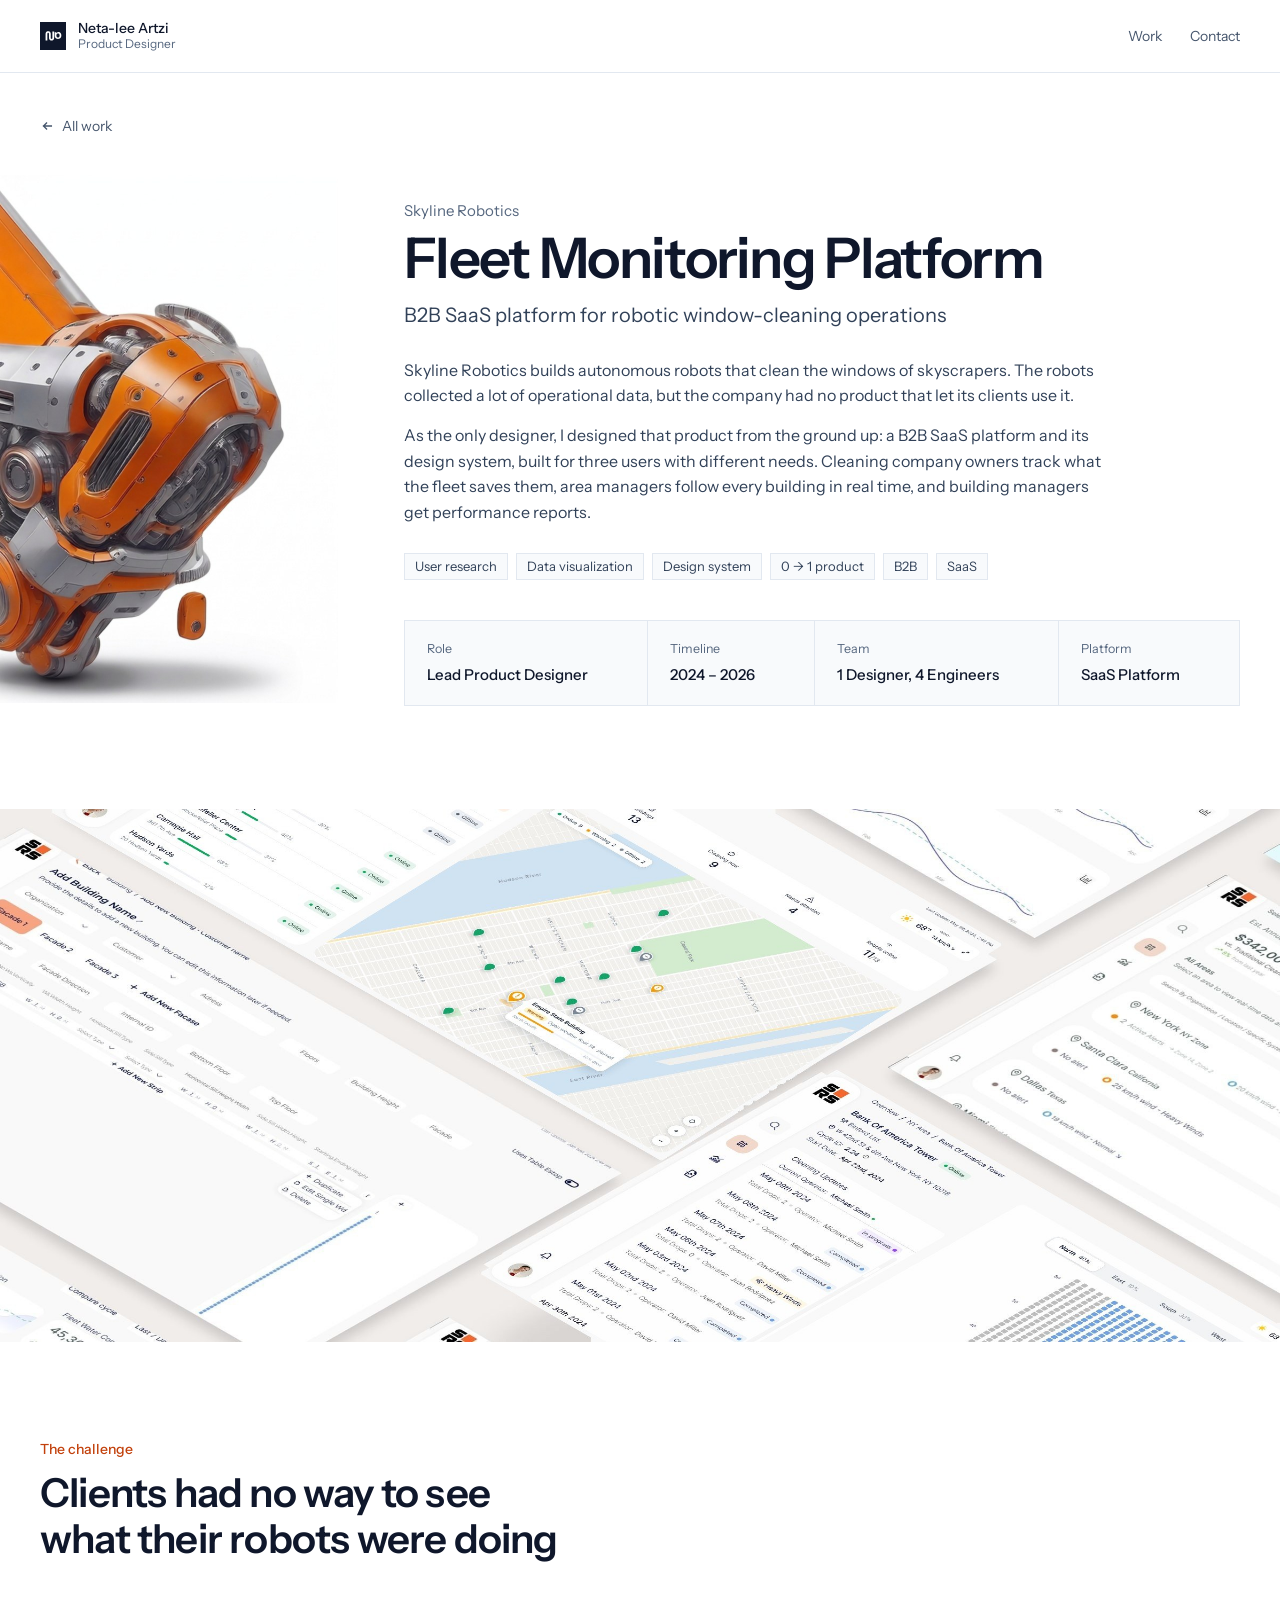
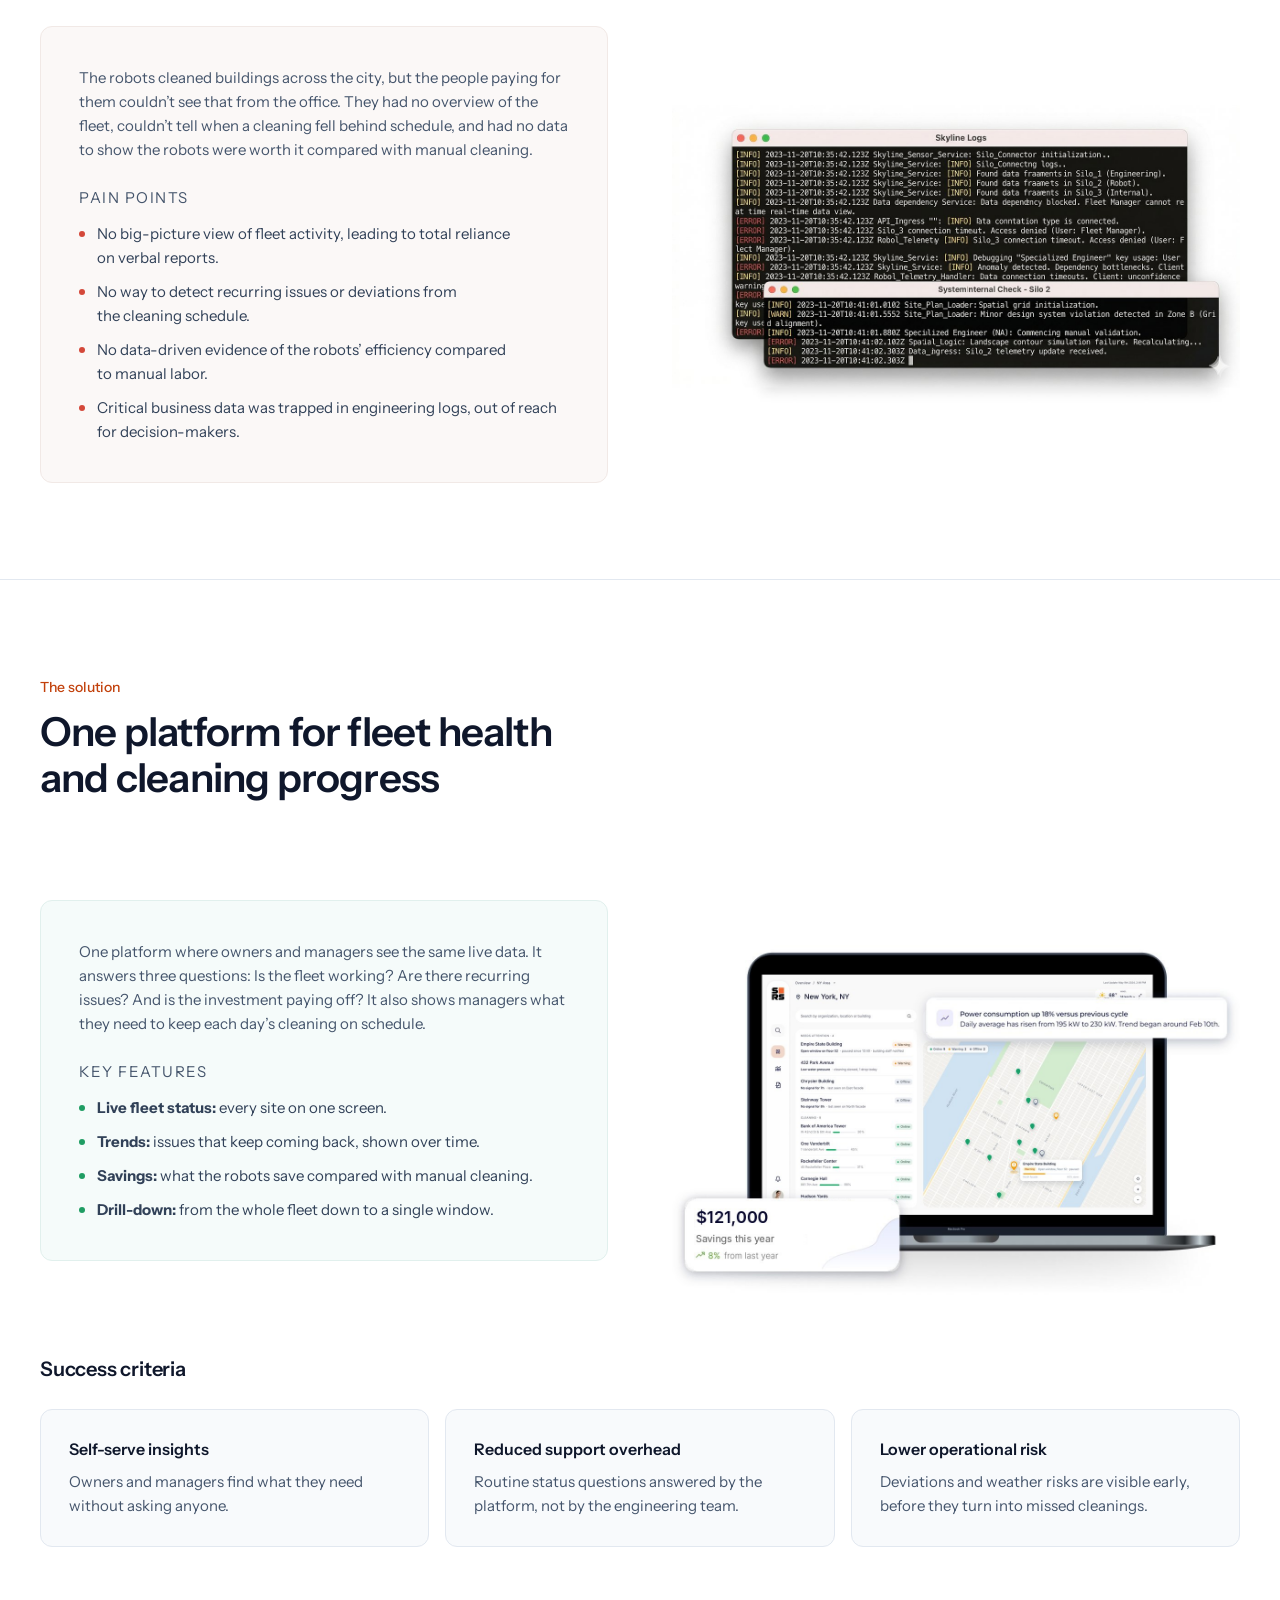
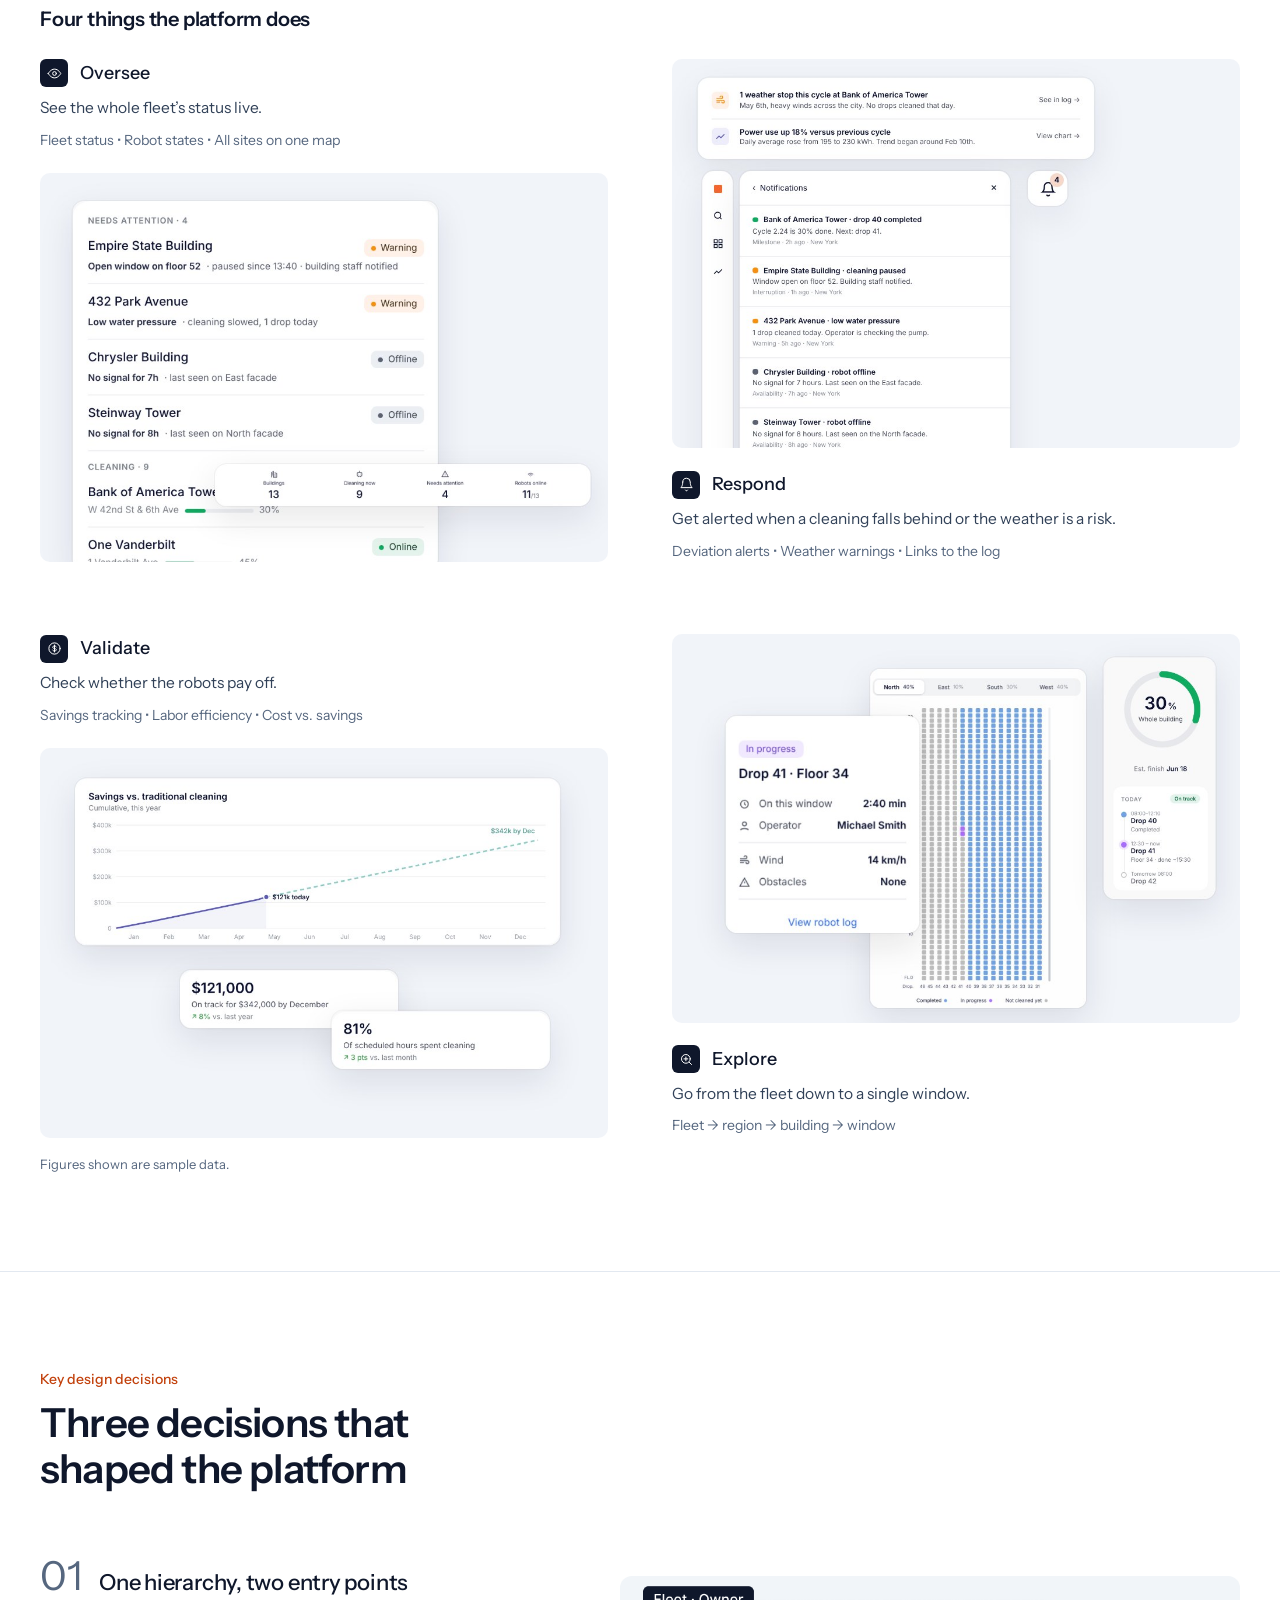
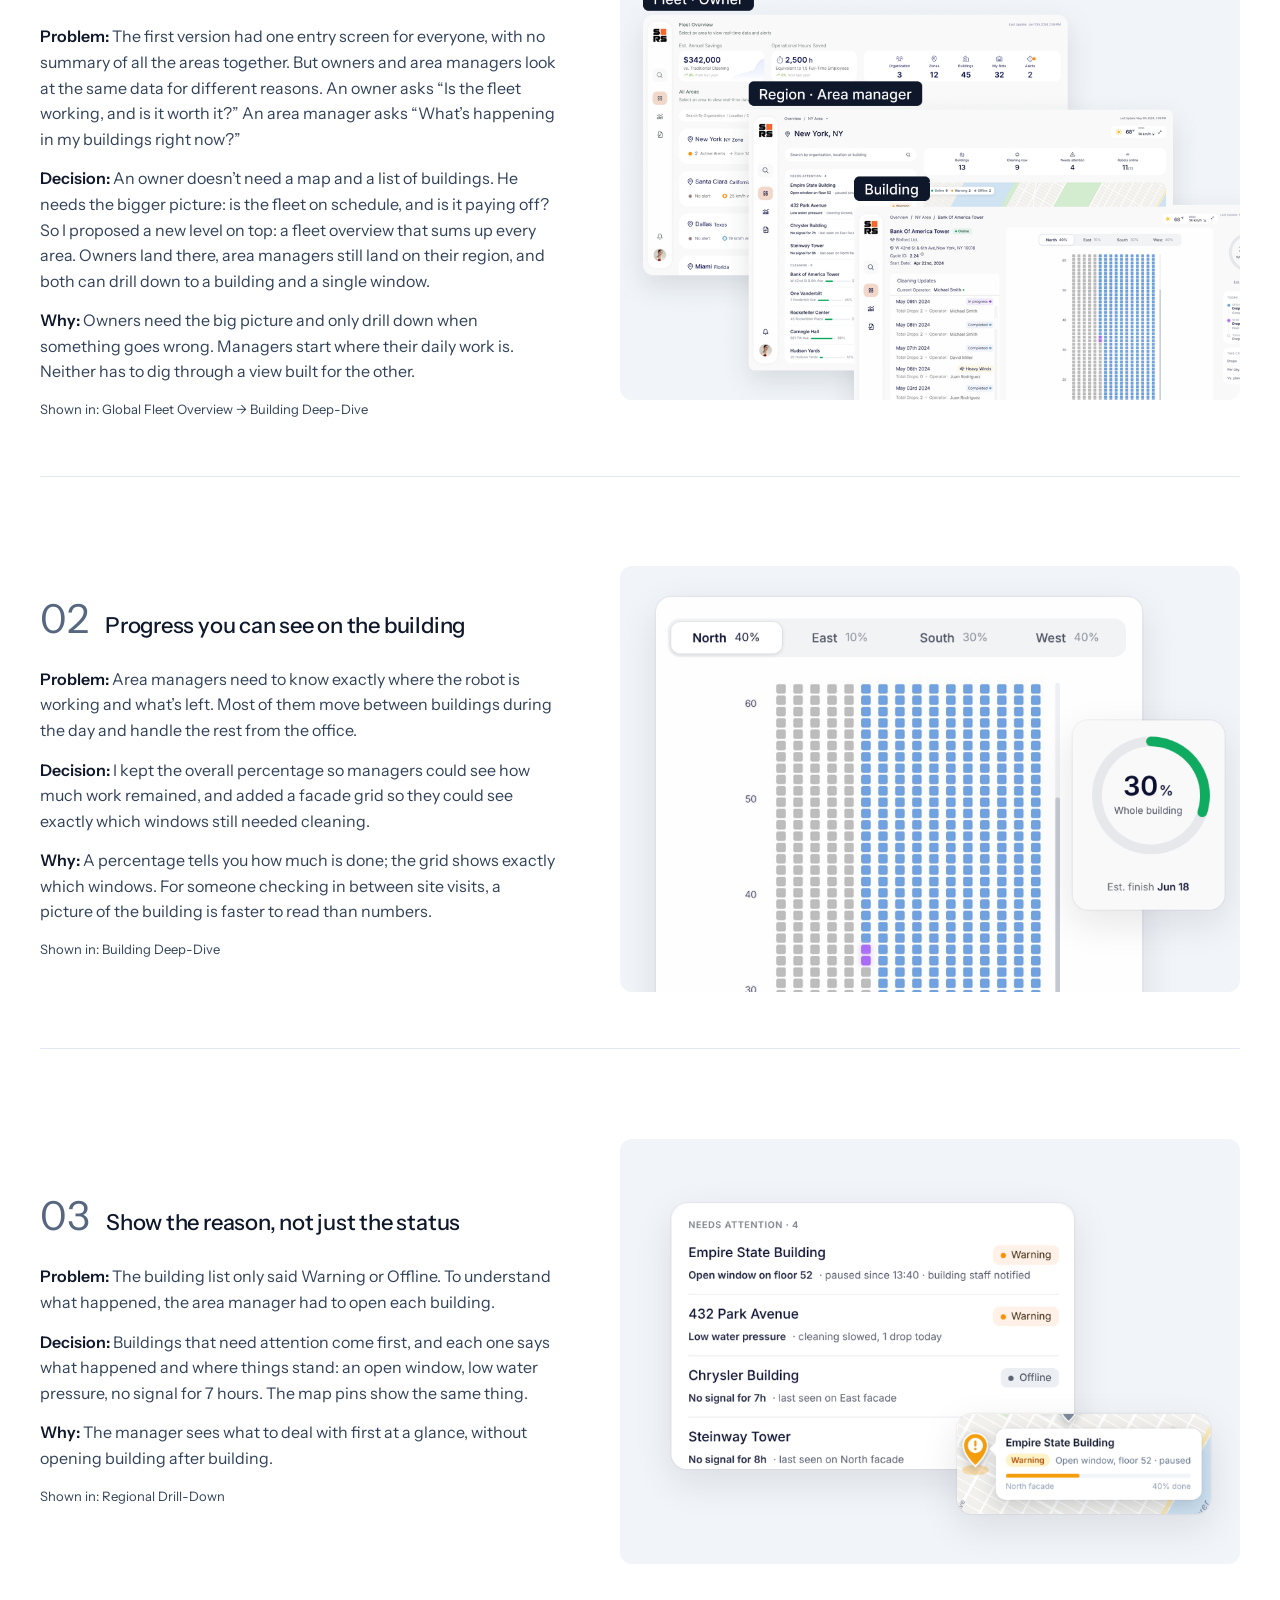
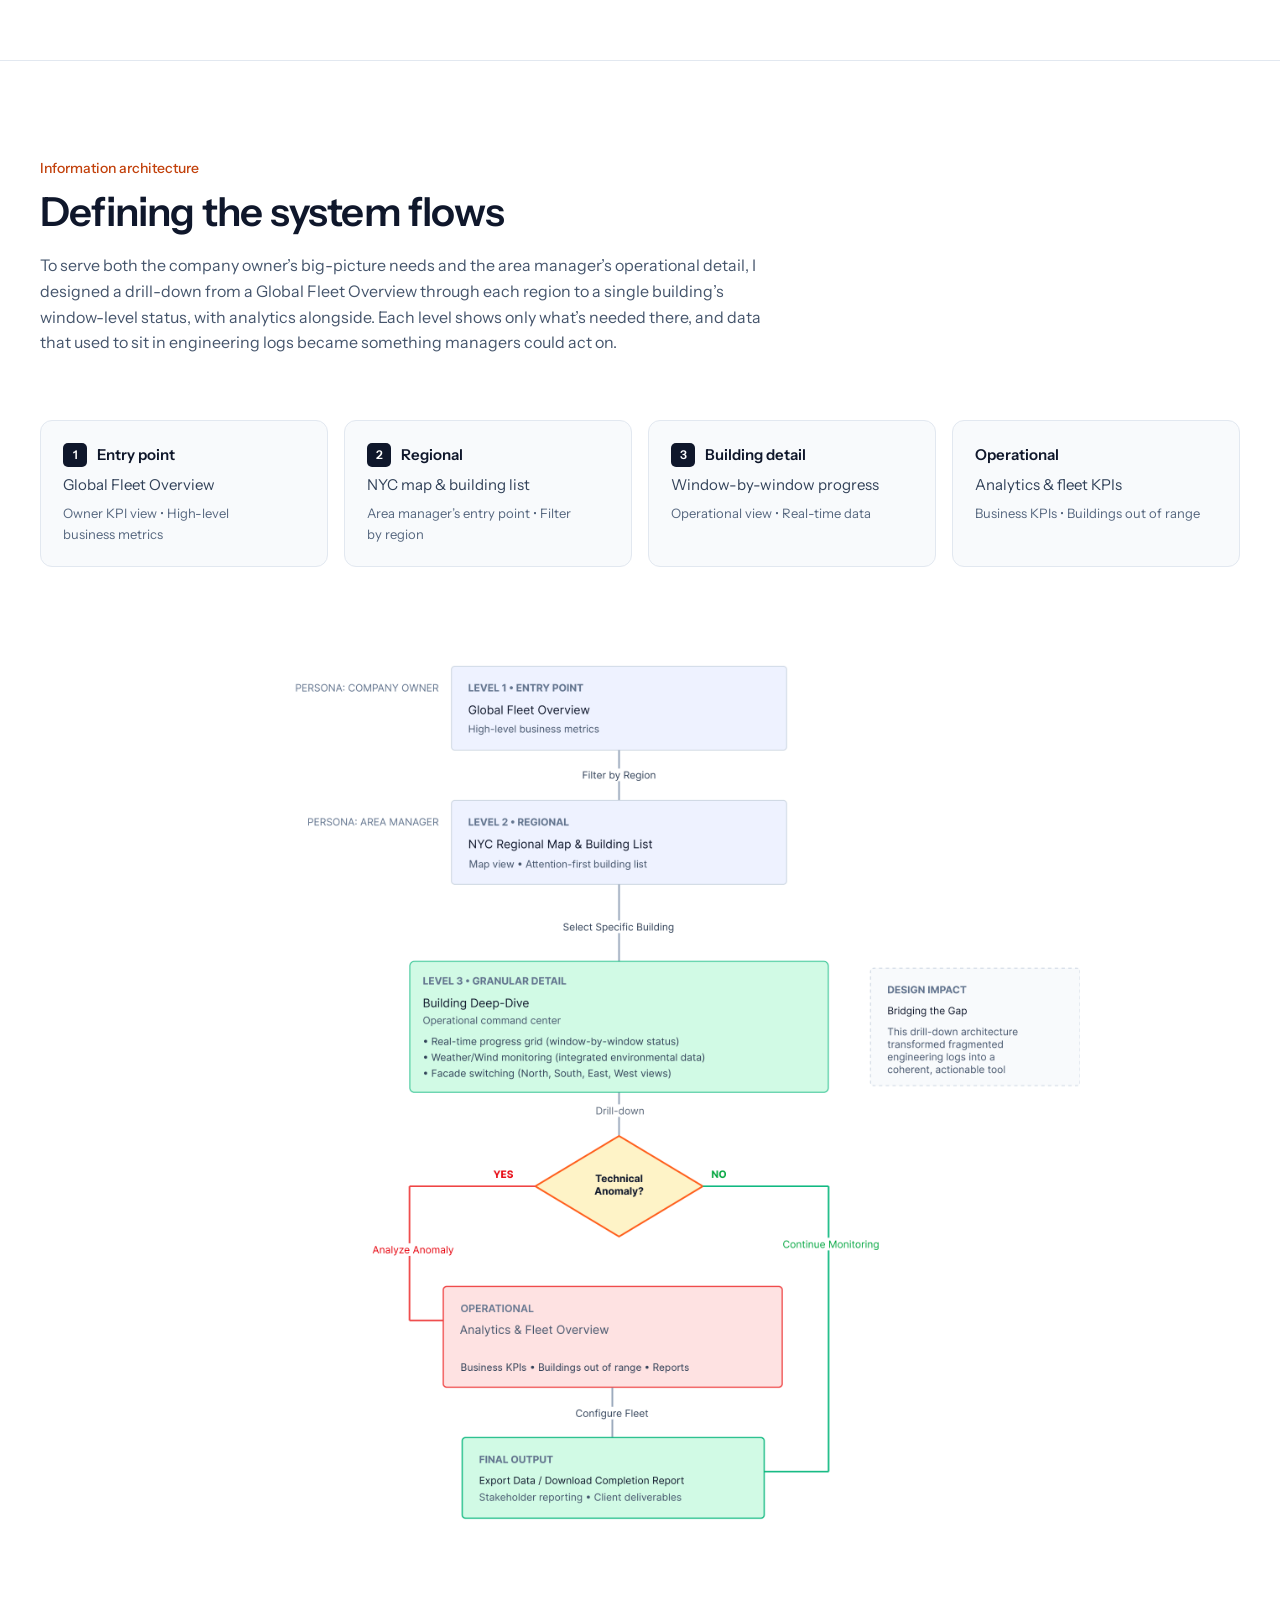
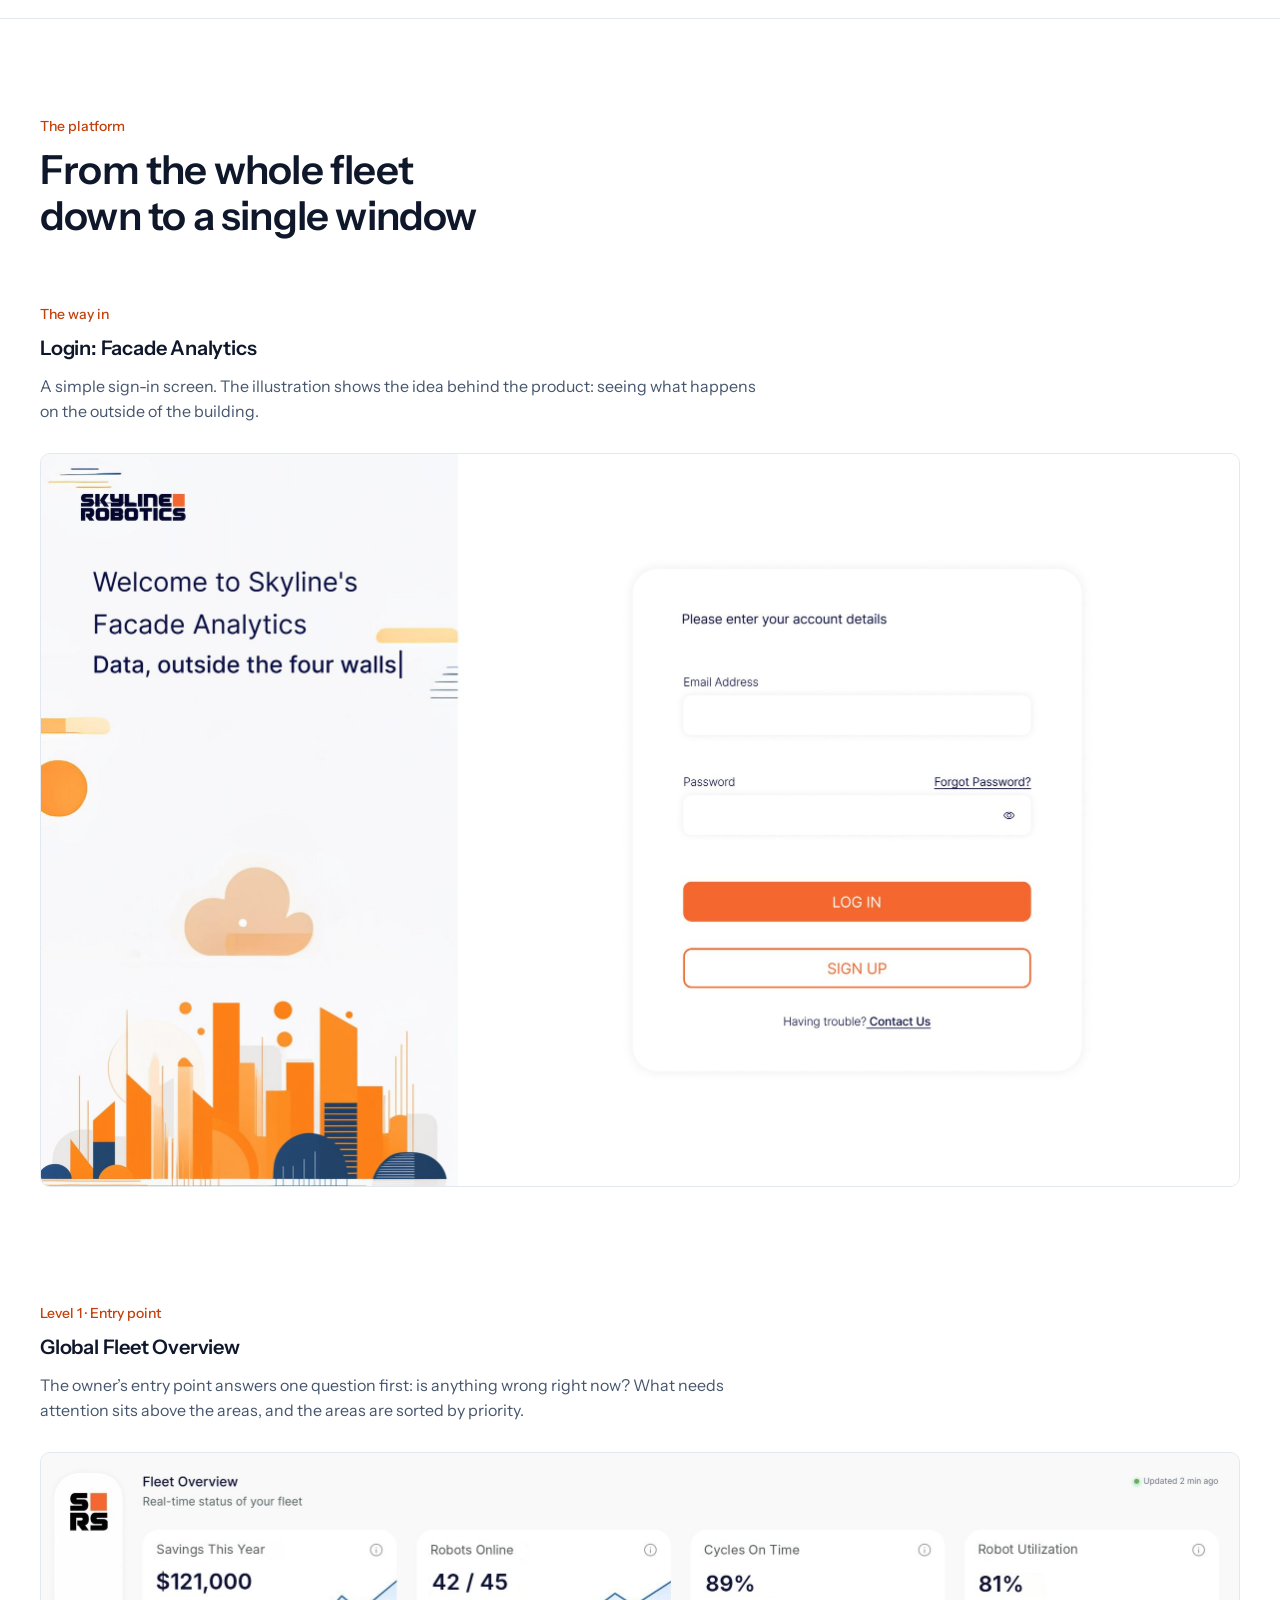
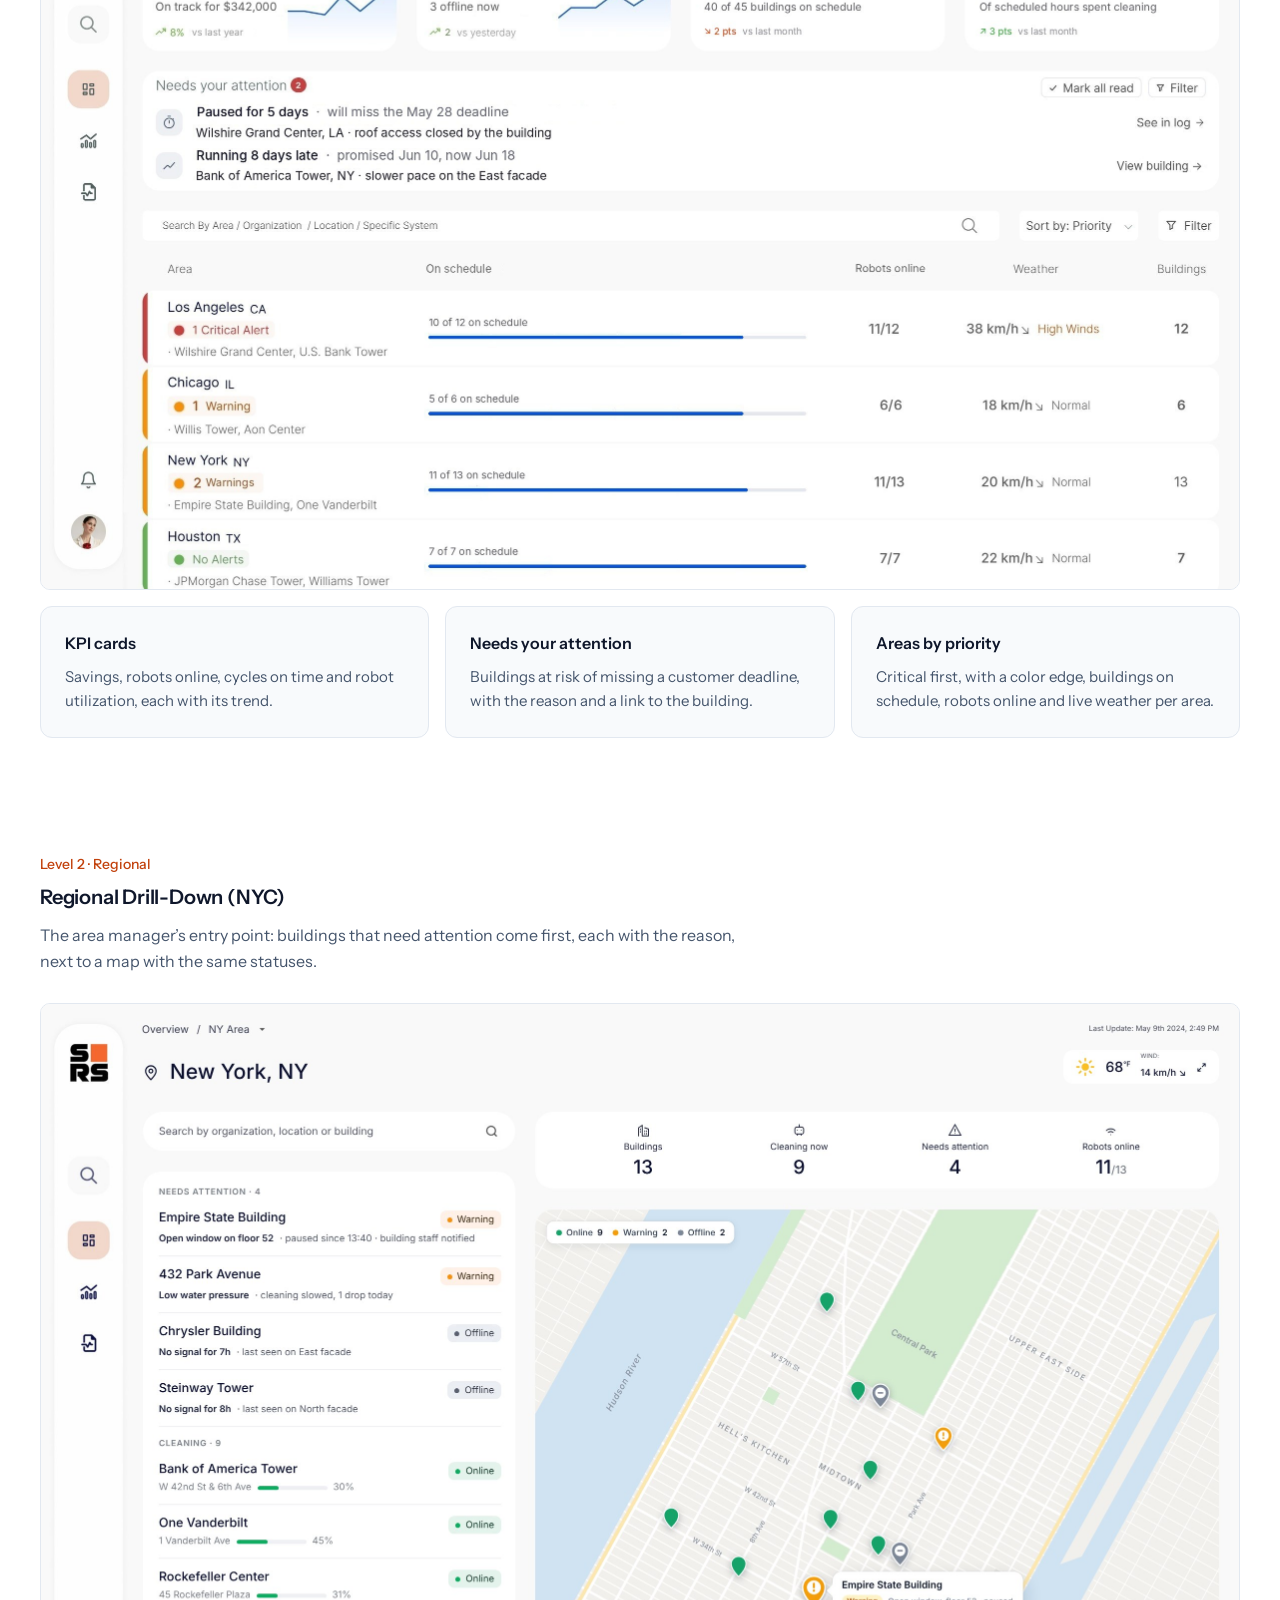
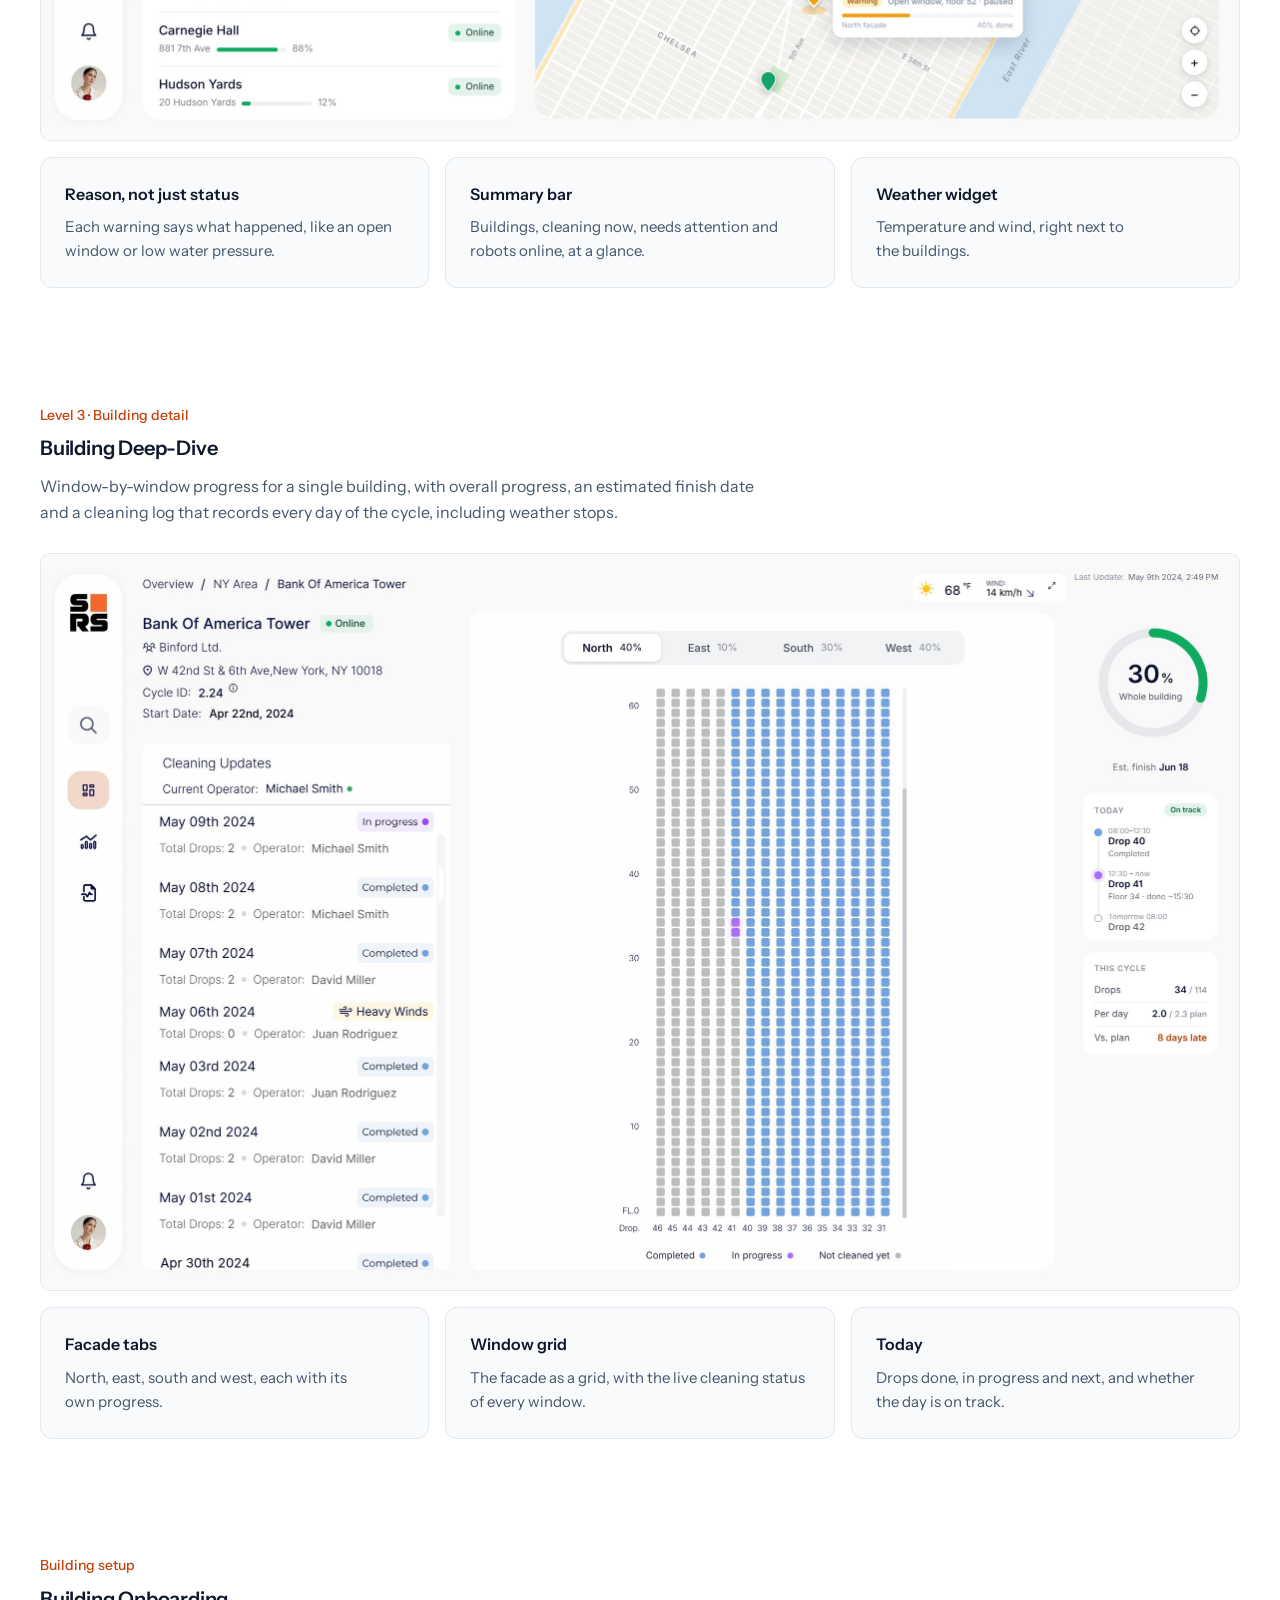
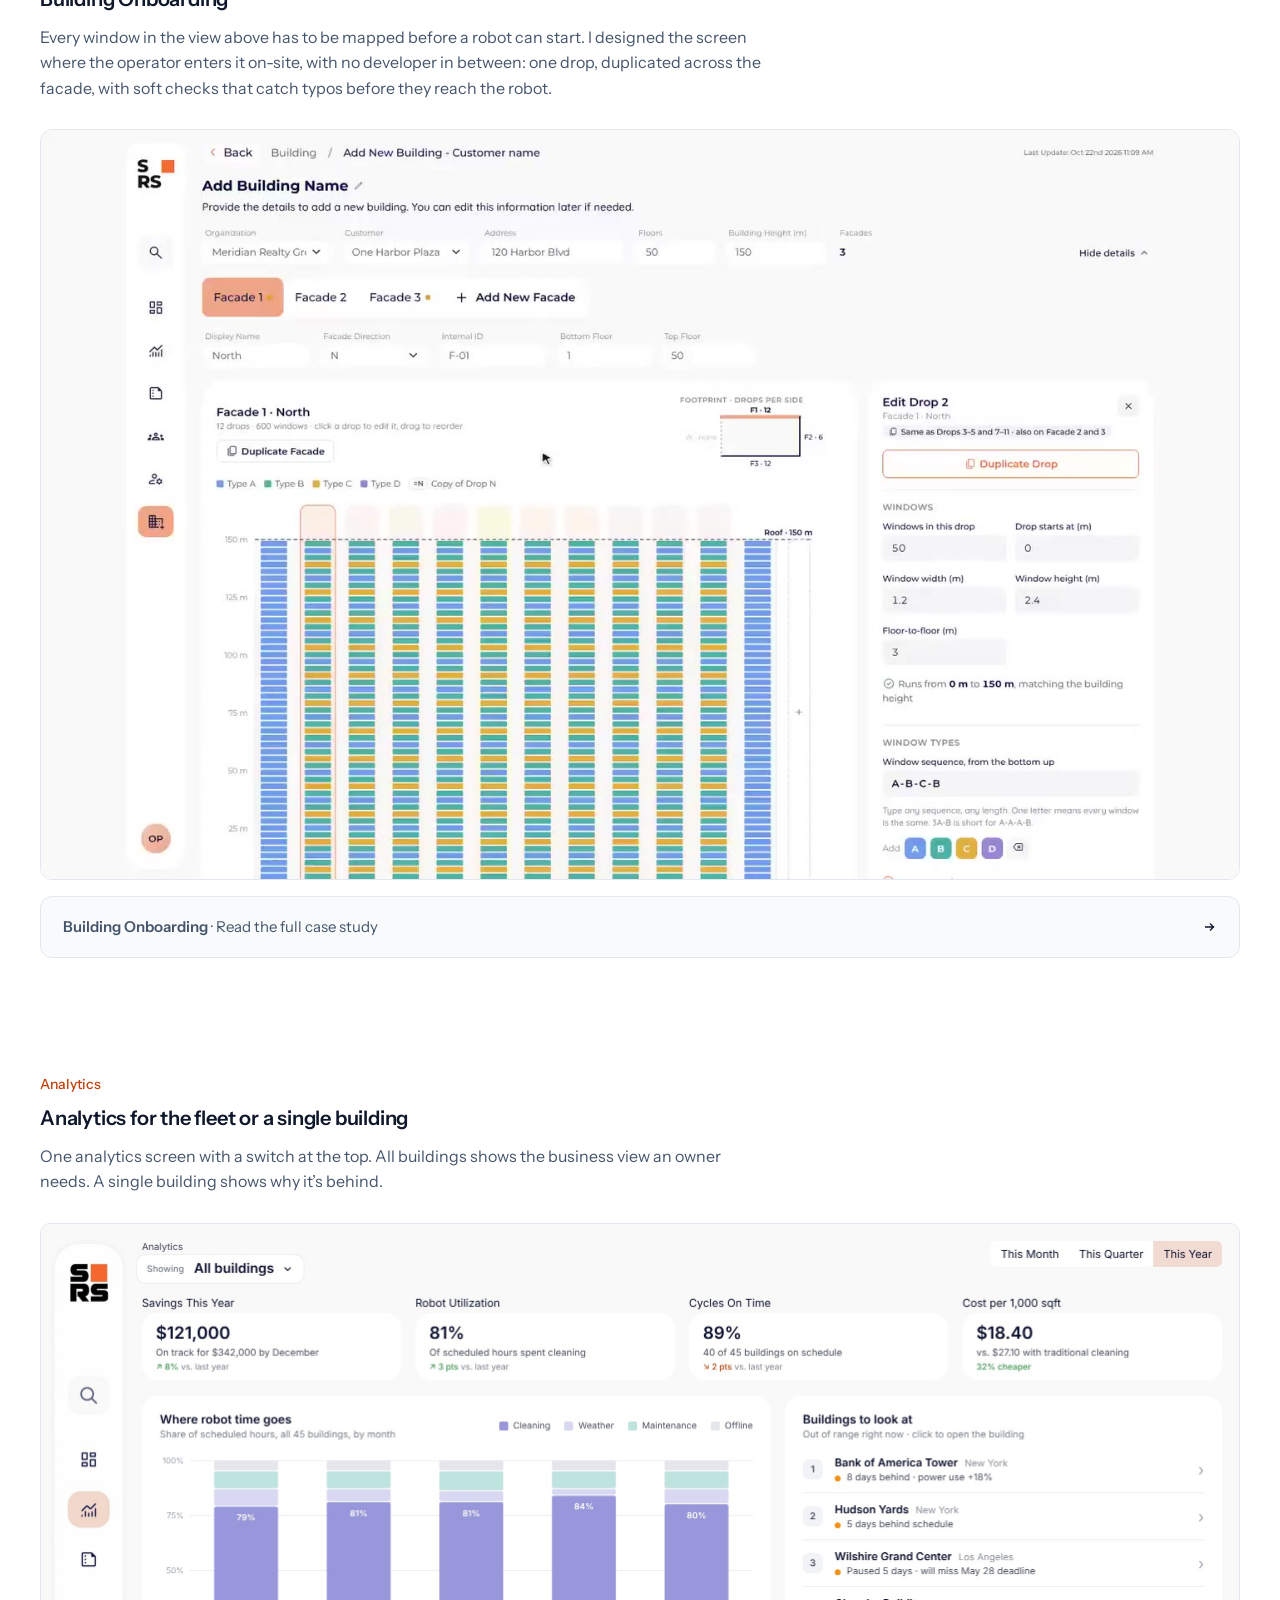
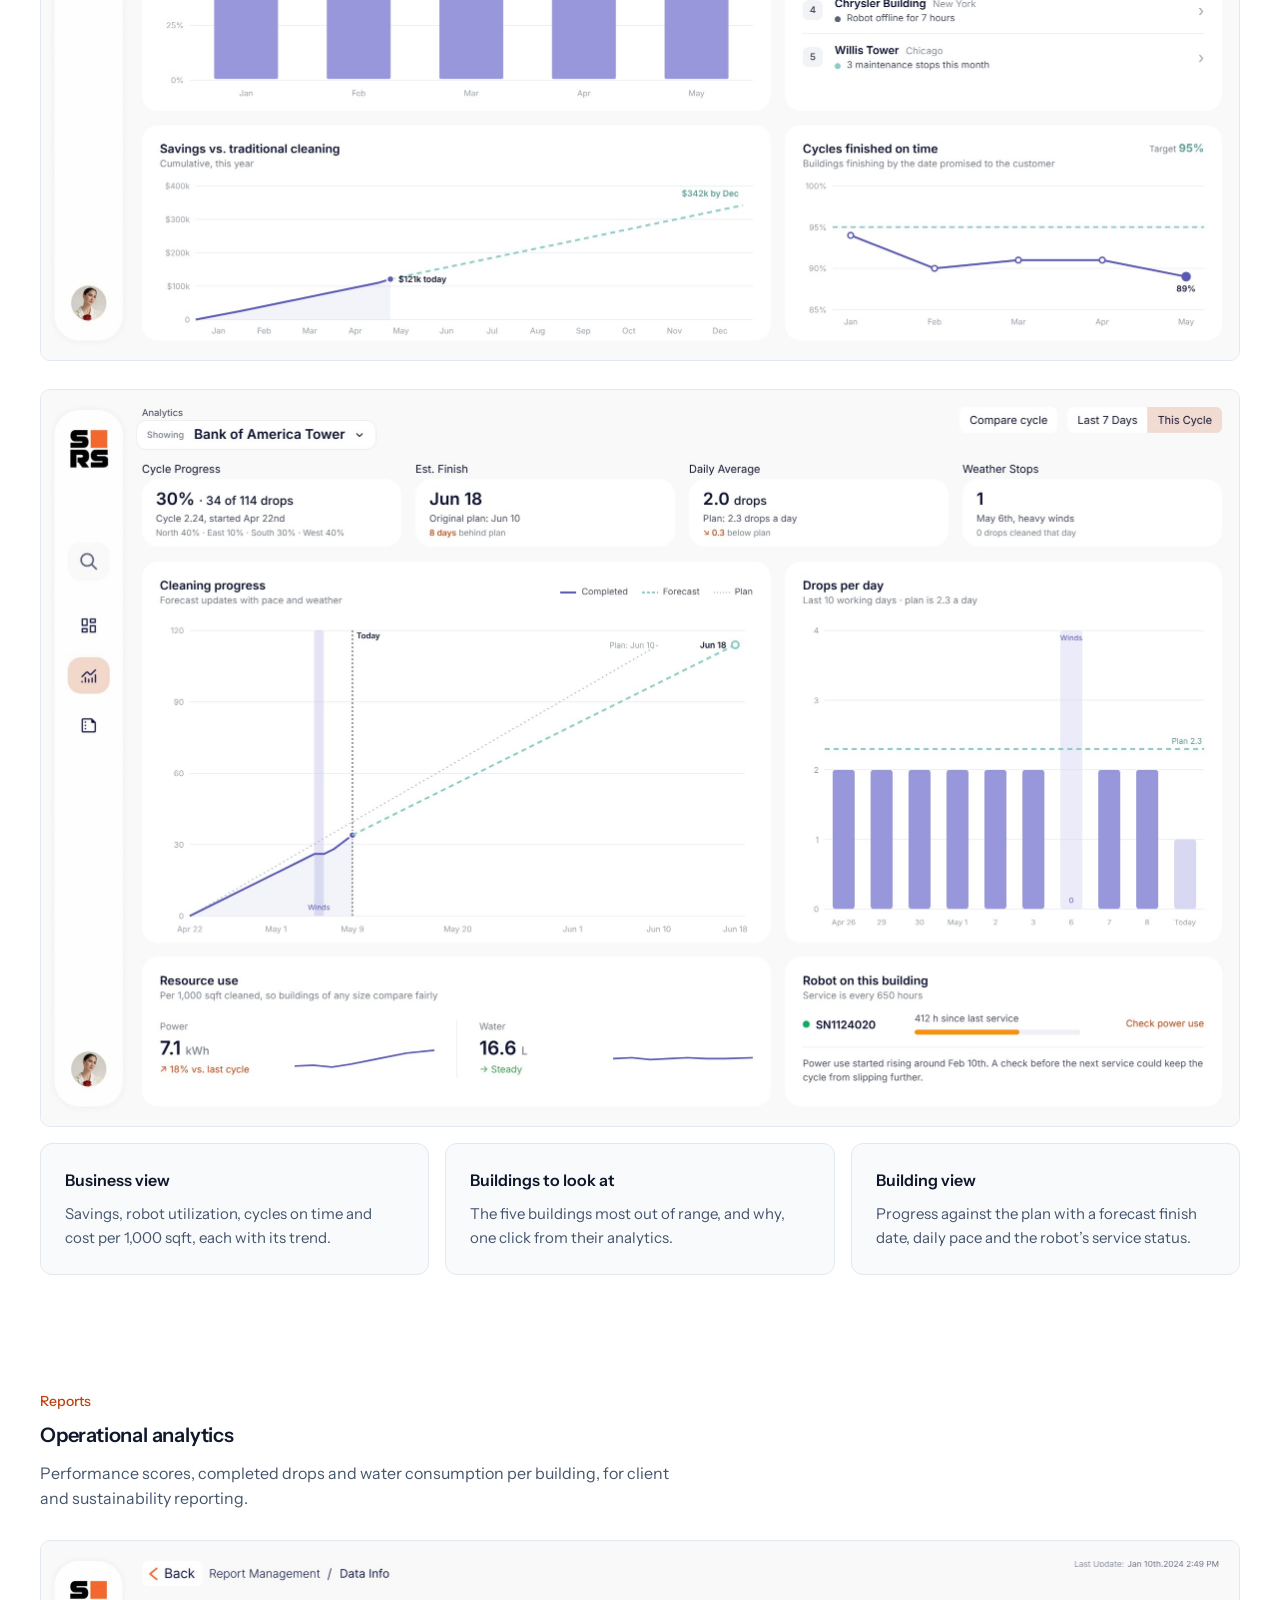
<file: skyline.html>
<!doctype html>
<html lang="en">
<head>
<meta charset="utf-8">
<meta name="viewport" content="width=device-width, initial-scale=1, viewport-fit=cover">
<title>Skyline Robotics – Fleet Monitoring Platform | Neta-lee Artzi</title>
<meta name="description" content="Case study: a B2B SaaS platform that lets cleaning-company owners and area managers follow their window-cleaning robot fleet live, from the city down to a single window.">
<meta property="og:type" content="website">
<meta property="og:title" content="Skyline Robotics – Fleet Monitoring Platform | Neta-lee Artzi">
<meta property="og:description" content="Case study: a B2B SaaS platform that lets cleaning-company owners and area managers follow their window-cleaning robot fleet live, from the city down to a single window.">
<link rel="canonical" href="https://www.neta-leeartzi.com/skyline">
<meta property="og:url" content="https://www.neta-leeartzi.com/skyline">
<link rel="icon" href="/assets/na-logo.svg" type="image/svg+xml">
<link rel="preconnect" href="https://fonts.googleapis.com">
<link rel="preconnect" href="https://fonts.gstatic.com" crossorigin>
<link rel="stylesheet" href="https://fonts.googleapis.com/css2?family=Instrument+Sans:wght@400;500;600&display=swap">
<link rel="stylesheet" href="/assets/style.css">
<script>(function(){var me=false;try{var q=location.search;if(/[?&]me(=|&|$)/.test(q)){localStorage.setItem('nla-me','1');history.replaceState(null,'',location.pathname+location.hash);addEventListener('DOMContentLoaded',function(){var t=document.createElement('div');t.textContent='Your visits on this browser are no longer counted';t.style.cssText='position:fixed;left:50%;bottom:24px;transform:translateX(-50%);background:#111;color:#fff;font:14px/1.4 system-ui,sans-serif;padding:10px 16px;border-radius:8px;z-index:9999';document.body.appendChild(t);setTimeout(function(){t.remove()},4000)})}if(/[?&]notme(=|&|$)/.test(q))localStorage.removeItem('nla-me');me=localStorage.getItem('nla-me')==='1'}catch(e){}if(me||!/(^|[.])neta-leeartzi[.]com$/.test(location.hostname))return;var s=document.createElement('script');s.defer=true;s.src='/_vercel/insights/script.js';document.head.appendChild(s);var w=document.createElement('script');w.defer=true;w.src='/assets/visit.js';document.head.appendChild(w);window.va=window.va||function(){(window.vaq=window.vaq||[]).push(arguments)};(function(c,l,a,r,i,t,y){c[a]=c[a]||function(){(c[a].q=c[a].q||[]).push(arguments)};t=l.createElement(r);t.async=1;t.src="https://www.clarity.ms/tag/"+i;y=l.getElementsByTagName(r)[0];y.parentNode.insertBefore(t,y);})(window,document,"clarity","script","zadvvgbm4c")})();</script>
</head>
<body class="case p-skyline">
<a class="skip" href="#main">Skip to content</a>
<header class="site-header plain">
  <div class="wrap">
    <a class="brand" href="/"><img src="/assets/na-logo.svg" width="23" height="24" alt=""><span><b>Neta-lee Artzi</b><small>Product Designer</small></span></a>
    <nav class="topnav" aria-label="Main"><a href="/#work">Work</a><a href="#contact">Contact</a></nav>
  </div>
</header>
<main id="main">
<div class="wrap case-hero">
  <a class="back" href="/#work"><svg width="14" height="14" viewBox="0 0 16 16" fill="none" aria-hidden="true"><path d="M3 8h9M8.5 4.5 12 8l-3.5 3.5" stroke="currentColor" stroke-width="1.5" stroke-linecap="square"/></svg> All work</a>
  <div class="hero-grid art-left"><div class="hero-art robot"><img src="/img/skyline/robot.jpg" alt="" width="676" height="1056"></div><div><p class="company">Skyline Robotics</p><h1>Fleet Monitoring Platform</h1><p class="subtitle">B2B SaaS platform for robotic window-cleaning operations</p><div class="lede"><p>Skyline Robotics builds autonomous robots that clean the windows of skyscrapers. The robots collected a lot of operational data, but the company had no product that let its clients use it.</p><p>As the only designer, I designed that product from the ground up: a B2B SaaS platform and its design system, built for three users with different needs. Cleaning company owners track what the fleet saves them, area managers follow every building in real time, and building managers get performance reports.</p></div><ul class="chips" aria-label="Topics"><li>User research</li><li>Data visualization</li><li>Design system</li><li>0 → 1 product</li><li>B2B</li><li>SaaS</li></ul><dl class="overview" style="--cols: 4"><div><dt>Role</dt><dd>Lead Product Designer</dd></div><div><dt>Timeline</dt><dd>2024 – 2026</dd></div><div><dt>Team</dt><dd>1 Designer, 4 Engineers</dd></div><div><dt>Platform</dt><dd>SaaS Platform</dd></div></dl></div></div>
  
</div>
<img src="/img/skyline/hero.jpg" alt="Skyline platform screens laid out in perspective: building onboarding, the city map, fleet overview and a building’s cleaning log" width="2400" height="998" class="banner" loading="lazy" decoding="async"><section class="section">
  <div class="wrap">
    <p class="eyebrow">The challenge</p>
    <h2>Clients had no way to see what their robots were doing</h2>
    
    <div class="stack" style="margin-top: clamp(40px, 5vw, 64px)"><div class="split"><div class="panel"><p>The robots cleaned buildings across the city, but the people paying for them couldn’t see that from the office. They had no overview of the fleet, couldn’t tell when a cleaning fell behind schedule, and had no data to show the robots were worth it compared with manual cleaning.</p><p class="listlabel">Pain points</p><ul class="dots"><li>No big-picture view of fleet activity, leading to total reliance on verbal reports.</li><li>No way to detect recurring issues or deviations from the cleaning schedule.</li><li>No data-driven evidence of the robots’ efficiency compared to manual labor.</li><li>Critical business data was trapped in engineering logs, out of reach for decision-makers.</li></ul></div><div class="media"><img src="/img/skyline/problem.jpg" alt="Two terminal windows full of raw Skyline log lines, the only place the data lived" width="1240" height="652" loading="lazy" decoding="async"></div></div></div>
  </div>
</section>
<section class="section">
  <div class="wrap">
    <p class="eyebrow">The solution</p>
    <h2>One platform for fleet health and cleaning progress</h2>
    
    <div class="stack" style="margin-top: clamp(40px, 5vw, 64px)"><div class="split"><div class="panel mint"><p>One platform where owners and managers see the same live data. It answers three questions: Is the fleet working? Are there recurring issues? And is the investment paying off? It also shows managers what they need to keep each day’s cleaning on schedule.</p><p class="listlabel">Key features</p><ul class="dots green"><li><b>Live fleet status:</b> every site on one screen.</li><li><b>Trends:</b> issues that keep coming back, shown over time.</li><li><b>Savings:</b> what the robots save compared with manual cleaning.</li><li><b>Drill-down:</b> from the whole fleet down to a single window.</li></ul></div><div class="media"><img src="/img/skyline/solution.jpg" alt="The regional dashboard on a laptop, with a savings card and a power-consumption alert floating beside it" width="1244" height="946" loading="lazy" decoding="async"></div></div><div><p class="subhead">Success criteria</p></div><ul class="cards" style="--cols: 3"><li class="card"><h3>Self-serve insights</h3><p>Owners and managers find what they need without asking anyone.</p></li><li class="card"><h3>Reduced support overhead</h3><p>Routine status questions answered by the platform, not by the engineering team.</p></li><li class="card"><h3>Lower operational risk</h3><p>Deviations and weather risks are visible early, before they turn into missed cleanings.</p></li></ul><div><p class="subhead">Four things the platform does</p></div><div class="features"><div class="feature"><div class="fimg"><img src="/img/skyline/feature-oversee.jpg" alt="Buildings that need attention, each with the reason, and a summary bar" width="974" height="668" loading="lazy" decoding="async"></div><div class="ftext"><p class="ftitle"><span class="ico-sq"><svg width="15" height="15" viewBox="0 0 24 24" fill="none" stroke="currentColor" stroke-width="1.6" stroke-linecap="round" stroke-linejoin="round" aria-hidden="true"><path d="M2 12s3.5-7 10-7 10 7 10 7-3.5 7-10 7S2 12 2 12z"/><circle cx="12" cy="12" r="3"/></svg></span>Oversee</p><p class="fdesc">See the whole fleet’s status live.</p><p class="ftags">Fleet status • Robot states • All sites on one map</p></div></div><div class="feature"><div class="fimg"><img src="/img/skyline/feature-respond.jpg" alt="Alerts about weather skips and power use above a notifications panel" width="974" height="668" loading="lazy" decoding="async"></div><div class="ftext"><p class="ftitle"><span class="ico-sq"><svg width="15" height="15" viewBox="0 0 24 24" fill="none" stroke="currentColor" stroke-width="1.6" stroke-linecap="round" stroke-linejoin="round" aria-hidden="true"><path d="M6 8a6 6 0 0 1 12 0c0 7 3 9 3 9H3s3-2 3-9"/><path d="M10.3 21a1.94 1.94 0 0 0 3.4 0"/></svg></span>Respond</p><p class="fdesc">Get alerted when a cleaning falls behind or the weather is a risk.</p><p class="ftags">Deviation alerts • Weather warnings • Links to the log</p></div></div><div class="feature"><div class="fimg"><img src="/img/skyline/feature-validate.jpg" alt="Savings over the year with savings and utilization cards" width="974" height="668" loading="lazy" decoding="async"></div><div class="ftext"><p class="ftitle"><span class="ico-sq"><svg width="15" height="15" viewBox="0 0 24 24" fill="none" stroke="currentColor" stroke-width="1.6" stroke-linecap="round" stroke-linejoin="round" aria-hidden="true"><circle cx="12" cy="12" r="9"/><path d="M15 9.5c-.5-1-1.6-1.5-3-1.5-1.7 0-3 .9-3 2s1.3 1.7 3 2 3 .9 3 2-1.3 2-3 2c-1.4 0-2.5-.5-3-1.5M12 6.5v11"/></svg></span>Validate</p><p class="fdesc">Check whether the robots pay off.</p><p class="ftags">Savings tracking • Labor efficiency • Cost vs. savings</p></div></div><div class="feature"><div class="fimg"><img src="/img/skyline/feature-explore.jpg" alt="Window detail card over a facade grid, with overall progress and today’s drops" width="974" height="666" loading="lazy" decoding="async"></div><div class="ftext"><p class="ftitle"><span class="ico-sq"><svg width="15" height="15" viewBox="0 0 24 24" fill="none" stroke="currentColor" stroke-width="1.6" stroke-linecap="round" stroke-linejoin="round" aria-hidden="true"><circle cx="11" cy="11" r="7"/><path d="m20 20-3.5-3.5M11 8v6M8 11h6"/></svg></span>Explore</p><p class="fdesc">Go from the fleet down to a single window.</p><p class="ftags">Fleet → region → building → window</p></div></div></div><p class="note" style="margin-top: 16px">Figures shown are sample data.</p></div>
  </div>
</section>
<section class="section">
  <div class="wrap">
    <p class="eyebrow">Key design decisions</p>
    <h2>Three decisions that shaped the platform</h2>
    
    <div class="stack" style="margin-top: clamp(40px, 5vw, 64px)"><article class="decision side">
  <div class="dtext">
    <div class="dhead"><span class="dnum">01</span><h3>One hierarchy, two entry points</h3></div>
    <div class="dbody"><p><b>Problem:</b> The first version had one entry screen for everyone, with no summary of all the areas together. But owners and area managers look at the same data for different reasons. An owner asks “Is the fleet working, and is it worth it?” An area manager asks “What’s happening in my buildings right now?”</p><p><b>Decision:</b> An owner doesn’t need a map and a list of buildings. He needs the bigger picture: is the fleet on schedule, and is it paying off? So I proposed a new level on top: a fleet overview that sums up every area. Owners land there, area managers still land on their region, and both can drill down to a building and a single window.</p><p><b>Why:</b> Owners need the big picture and only drill down when something goes wrong. Managers start where their daily work is. Neither has to dig through a view built for the other.</p><p class="shown">Shown in: Global Fleet Overview → Building Deep-Dive</p></div>
  </div>
  <figure class="fig bare"><img src="/img/skyline/decision-hierarchy.png" alt="Three stacked screens labeled Fleet (owner), Region (area manager) and Building" width="964" height="660" loading="lazy" decoding="async"></figure>
</article><article class="decision side">
  <div class="dtext">
    <div class="dhead"><span class="dnum">02</span><h3>Progress you can see on the building</h3></div>
    <div class="dbody"><p><b>Problem:</b> Area managers need to know exactly where the robot is working and what’s left. Most of them move between buildings during the day and handle the rest from the office.</p><p><b>Decision:</b> I kept the overall percentage so managers could see how much work remained, and added a facade grid so they could see exactly which windows still needed cleaning.</p><p><b>Why:</b> A percentage tells you how much is done; the grid shows exactly which windows. For someone checking in between site visits, a picture of the building is faster to read than numbers.</p><p class="shown">Shown in: Building Deep-Dive</p></div>
  </div>
  <figure class="fig bare"><img src="/img/skyline/decision-window-grid.png" alt="A window grid for the north facade under facade tabs with progress per side, next to overall building progress" width="964" height="662" loading="lazy" decoding="async"></figure>
</article><article class="decision side">
  <div class="dtext">
    <div class="dhead"><span class="dnum">03</span><h3>Show the reason, not just the status</h3></div>
    <div class="dbody"><p><b>Problem:</b> The building list only said Warning or Offline. To understand what happened, the area manager had to open each building.</p><p><b>Decision:</b> Buildings that need attention come first, and each one says what happened and where things stand: an open window, low water pressure, no signal for 7 hours. The map pins show the same thing.</p><p><b>Why:</b> The manager sees what to deal with first at a glance, without opening building after building.</p><p class="shown">Shown in: Regional Drill-Down</p></div>
  </div>
  <figure class="fig bare"><img src="/img/skyline/decision-reason.png" alt="Needs attention list: each building with its warning and the reason, like an open window or low water pressure, next to the same building on the map" width="964" height="662" loading="lazy" decoding="async"></figure>
</article></div>
  </div>
</section>
<section class="section">
  <div class="wrap">
    <p class="eyebrow">Information architecture</p>
    <h2>Defining the system flows</h2>
    <p class="lead">To serve both the company owner’s big-picture needs and the area manager’s operational detail, I designed a drill-down from a Global Fleet Overview through each region to a single building’s window-level status, with analytics alongside. Each level shows only what’s needed there, and data that used to sit in engineering logs became something managers could act on.</p>
    <div class="stack" style="margin-top: clamp(40px, 5vw, 64px)"><ol class="levels"><li><p class="lnum"><span>1</span>Entry point</p><p class="lname">Global Fleet Overview</p><p class="lmeta">Owner KPI view • High-level business metrics</p></li><li><p class="lnum"><span>2</span>Regional</p><p class="lname">NYC map & building list</p><p class="lmeta">Area manager’s entry point • Filter by region</p></li><li><p class="lnum"><span>3</span>Building detail</p><p class="lname">Window-by-window progress</p><p class="lmeta">Operational view • Real-time data</p></li><li><p class="lnum">Operational</p><p class="lname">Analytics & fleet KPIs</p><p class="lmeta">Business KPIs • Buildings out of range</p></li></ol><div class="diagram"><img src="/img/skyline/information-architecture.png?v=2" alt="Flow diagram: the business stakeholder enters at the global fleet overview, filters by region and selects a building; the ops manager works at building level, analyses anomalies or keeps monitoring, and exports completion reports" width="2098" height="2142" loading="lazy" decoding="async"></div></div>
  </div>
</section>
<section class="section">
  <div class="wrap">
    <p class="eyebrow">The platform</p>
    <h2>From the whole fleet down to a single window</h2>
    
    <div class="stack" style="margin-top: clamp(40px, 5vw, 64px)"><div class="step"><p class="steplabel">The way in</p><h3 class="subhead">Login: Facade Analytics</h3><p class="lead">A simple sign-in screen. The illustration shows the idea behind the product: seeing what happens on the outside of the building.</p><div class="shot"><img src="/img/skyline/login.jpg" alt="Login screen: “Welcome to Skyline’s Facade Analytics. Data, outside the four walls” next to the sign-in form" width="2400" height="1467" loading="lazy" decoding="async"></div></div><div class="step"><p class="steplabel">Level 1 · Entry point</p><h3 class="subhead">Global Fleet Overview</h3><p class="lead">The owner’s entry point answers one question first: is anything wrong right now? What needs attention sits above the areas, and the areas are sorted by priority.</p><div class="shot"><img src="/img/skyline/fleet.jpg?v=3" alt="Fleet overview: savings, robots online, cycles on time and robot utilization; a Needs your attention list with a building paused for 5 days and a building running 8 days late; and areas sorted by priority with buildings on schedule, robots online, weather and buildings" width="2400" height="1475" loading="lazy" decoding="async"></div><ul class="callouts" style="--cols: 3"><li><h3>KPI cards</h3><p>Savings, robots online, cycles on time and robot utilization, each with its trend.</p></li><li><h3>Needs your attention</h3><p>Buildings at risk of missing a customer deadline, with the reason and a link to the building.</p></li><li><h3>Areas by priority</h3><p>Critical first, with a color edge, buildings on schedule, robots online and live weather per area.</p></li></ul></div><div class="step"><p class="steplabel">Level 2 · Regional</p><h3 class="subhead">Regional Drill-Down (NYC)</h3><p class="lead">The area manager’s entry point: buildings that need attention come first, each with the reason, next to a map with the same statuses.</p><div class="shot"><img src="/img/skyline/region.jpg" alt="New York region: buildings that need attention listed first with the reason, the rest with cleaning progress, next to a city map with status pins" width="2400" height="1475" loading="lazy" decoding="async"></div><ul class="callouts" style="--cols: 3"><li><h3>Reason, not just status</h3><p>Each warning says what happened, like an open window or low water pressure.</p></li><li><h3>Summary bar</h3><p>Buildings, cleaning now, needs attention and robots online, at a glance.</p></li><li><h3>Weather widget</h3><p>Temperature and wind, right next to the buildings.</p></li></ul></div><div class="step"><p class="steplabel">Level 3 · Building detail</p><h3 class="subhead">Building Deep-Dive</h3><p class="lead">Window-by-window progress for a single building, with overall progress, an estimated finish date and a cleaning log that records every day of the cycle, including weather stops.</p><div class="shot"><img src="/img/skyline/building.jpg" alt="Single building view: cleaning log with a heavy-winds stop, facade tabs above a window grid of the north facade, and overall progress with today’s drops" width="2400" height="1475" loading="lazy" decoding="async"></div><ul class="callouts" style="--cols: 3"><li><h3>Facade tabs</h3><p>North, east, south and west, each with its own progress.</p></li><li><h3>Window grid</h3><p>The facade as a grid, with the live cleaning status of every window.</p></li><li><h3>Today</h3><p>Drops done, in progress and next, and whether the day is on track.</p></li></ul></div><div class="step"><p class="steplabel">Building setup</p><h3 class="subhead">Building Onboarding</h3><p class="lead">Every window in the view above has to be mapped before a robot can start. I designed the screen where the operator enters it on-site, with no developer in between: one drop, duplicated across the facade, with soft checks that catch typos before they reach the robot.</p><div class="proto-video"><video src="/img/building-onboarding/prototype.mp4" poster="/img/building-onboarding/prototype-poster.jpg" width="1440" height="900" autoplay muted loop playsinline preload="metadata" aria-label="Walkthrough of the Add New Building screen: a soft check catches a 12 m window width, the window sequence is edited live on the facade, and the facade is duplicated to a shorter side"></video></div><script>(function(){var v=document.currentScript.previousElementSibling.querySelector("video");if(matchMedia("(prefers-reduced-motion: reduce)").matches){v.removeAttribute("autoplay");v.pause();v.controls=true}})()</script><a class="link-card" href="/building-onboarding"><span><b>Building Onboarding</b> · Read the full case study</span><svg width="14" height="14" viewBox="0 0 16 16" fill="none" aria-hidden="true"><path d="M3 8h9M8.5 4.5 12 8l-3.5 3.5" stroke="currentColor" stroke-width="1.5" stroke-linecap="square"/></svg></a></div><div class="step"><p class="steplabel">Analytics</p><h3 class="subhead">Analytics for the fleet or a single building</h3><p class="lead">One analytics screen with a switch at the top. All buildings shows the business view an owner needs. A single building shows why it’s behind.</p><div class="shot"><img src="/img/skyline/analytics.jpg?v=4" alt="Fleet analytics: savings, utilization, cycles on time and cost per 1,000 sqft; where robot time goes by month; the five buildings to look at; savings this year; cycles finished on time against the target" width="2400" height="1475" loading="lazy" decoding="async"></div><div class="shot"><img src="/img/skyline/analytics-building.jpg?v=3" alt="Single building analytics: progress against plan with a forecast finish date, drops per day, resource use and the robot’s service status" width="2400" height="1475" loading="lazy" decoding="async"></div><ul class="callouts" style="--cols: 3"><li><h3>Business view</h3><p>Savings, robot utilization, cycles on time and cost per 1,000 sqft, each with its trend.</p></li><li><h3>Buildings to look at</h3><p>The five buildings most out of range, and why, one click from their analytics.</p></li><li><h3>Building view</h3><p>Progress against the plan with a forecast finish date, daily pace and the robot’s service status.</p></li></ul></div><div class="step"><p class="steplabel">Reports</p><h3 class="subhead">Operational analytics</h3><p class="lead">Performance scores, completed drops and water consumption per building, for client and sustainability reporting.</p><div class="shot"><img src="/img/skyline/reports.jpg" alt="Report view with performance scores, completed drops and water consumption per building" width="2400" height="1475" loading="lazy" decoding="async"></div><ul class="callouts" style="--cols: 3"><li><h3>Performance scores</h3><p>Actual against expected performance, per building.</p></li><li><h3>Completed drops</h3><p>Historical data on completed operations.</p></li><li><h3>Water consumption</h3><p>Usage per day, with anomaly alerts for unusual use.</p></li></ul></div></div>
  </div>
</section>
<section class="section">
  <div class="wrap">
    <p class="eyebrow">Results</p>
    <h2>Impact and outcomes</h2>
    
    <div class="stack" style="margin-top: clamp(40px, 5vw, 64px)"><ul class="cards" style="--cols: 3"><li class="card"><span class="tag">Visibility</span><p class="stat word">Self-serve monitoring</p><p>Customers could check fleet and building status directly in the dashboard.</p></li><li class="card"><span class="tag">Alerts</span><p class="stat word">Clearer building alerts</p><p>Area managers could see why a building needed attention directly from the regional list.</p></li><li class="card"><span class="tag">Shared view</span><p class="stat word">One platform</p><p>Owners and area managers worked from the same live data, each starting at their own level.</p></li></ul><div><p class="subhead">Key learnings</p></div><ul class="cards" style="--cols: 2"><li class="card"><h3>Visibility first</h3><p>Showing “what is happening now” before historical analysis matched what users opened the platform for.</p></li><li class="card"><h3>Operational context</h3><p>Putting weather and wind next to the buildings let managers decide on weather stops without switching tools.</p></li><li class="card"><h3>Dual persona design</h3><p>Serving both operational detail (area managers) and an executive overview (company owners) needed a flexible drill-down architecture.</p></li><li class="card"><h3>System standardization</h3><p>Building a design system early let me add new data views quickly while the product was still an MVP.</p></li></ul></div>
  </div>
</section>
<div class="wrap also-wrap"><a class="also-card" href="/building-onboarding"><img src="/img/home/building-onboarding-thumb.jpg" alt="" width="480" height="300" loading="lazy" decoding="async"><span class="ac-name"><small>Also at Skyline Robotics</small><b>Building Onboarding</b></span><span class="ac-line">Operators map new buildings into the system themselves</span><span class="ac-cta">View case study <svg width="14" height="14" viewBox="0 0 16 16" fill="none" aria-hidden="true"><path d="M3 8h9M8.5 4.5 12 8l-3.5 3.5" stroke="currentColor" stroke-width="1.5" stroke-linecap="square"/></svg></span></a></div>
<nav class="wrap prevnext" aria-label="More case studies"><a class="prev" href="/space-court"><img src="/img/home/space-court.jpg" alt="" width="1800" height="1200" loading="lazy" decoding="async"><span><small>Previous</small><b>Space Court – Tennis Partner App</b></span></a><a class="next" href="/stealth"><img src="/img/home/stealth.jpg" alt="" width="1440" height="900" loading="lazy" decoding="async"><span><small>Next</small><b>Stealth – Development Intelligence Platform</b></span></a></nav>
</main>
<section class="wrap" id="contact" aria-labelledby="contact-h">
  <div class="contact">
    <h2 id="contact-h">Let’s talk</h2>
    <p>Open to product design roles in B2B and complex systems. Happy to talk.</p>
    <ul>
      <li><a href="mailto:nnetalee@gmail.com">nnetalee@gmail.com</a></li>
      <li><a href="tel:+972508726662">+972 50-872-6662</a></li>
      <li><a href="https://www.linkedin.com/in/neta-leeartzi/" target="_blank" rel="noopener">LinkedIn</a></li>
    </ul>
  </div>
</section>
<footer class="site-footer"><div class="wrap"><span>© 2026 Neta-lee Artzi</span></div></footer>
</body>
</html>
</file>
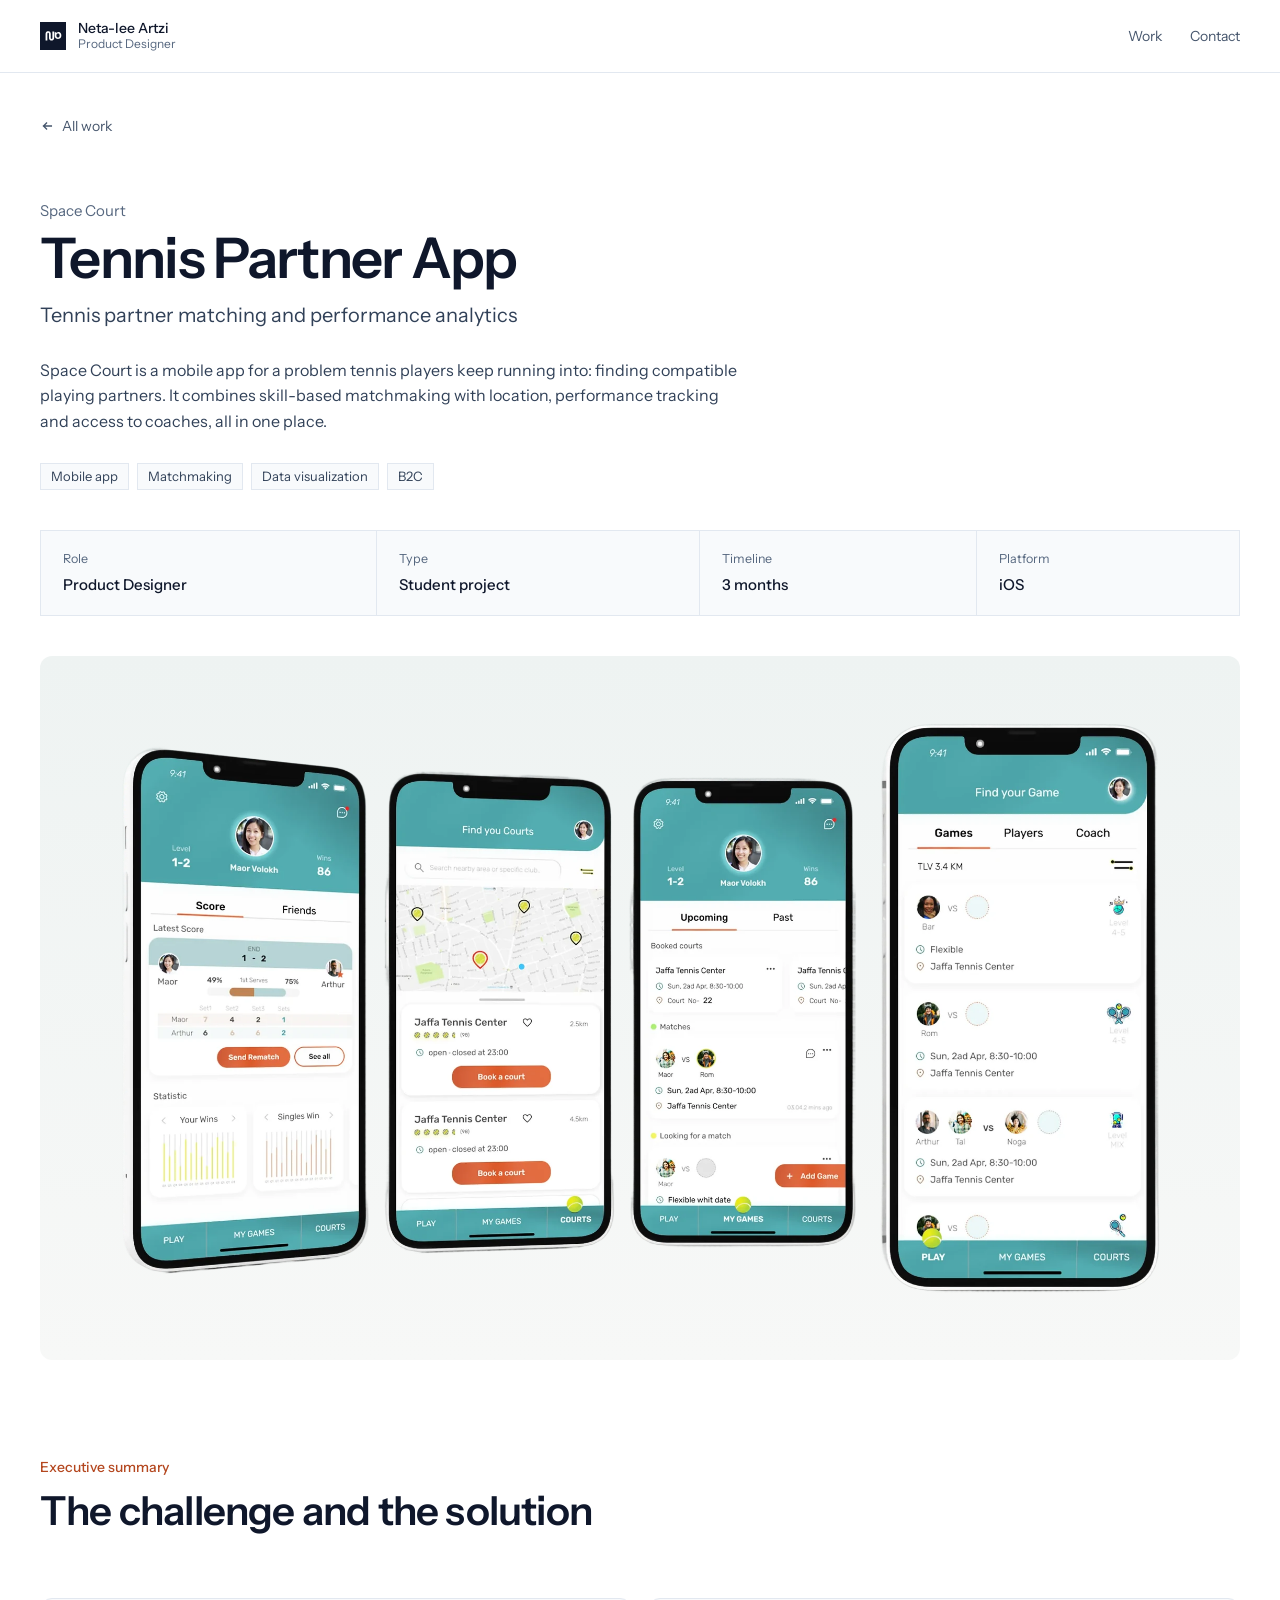
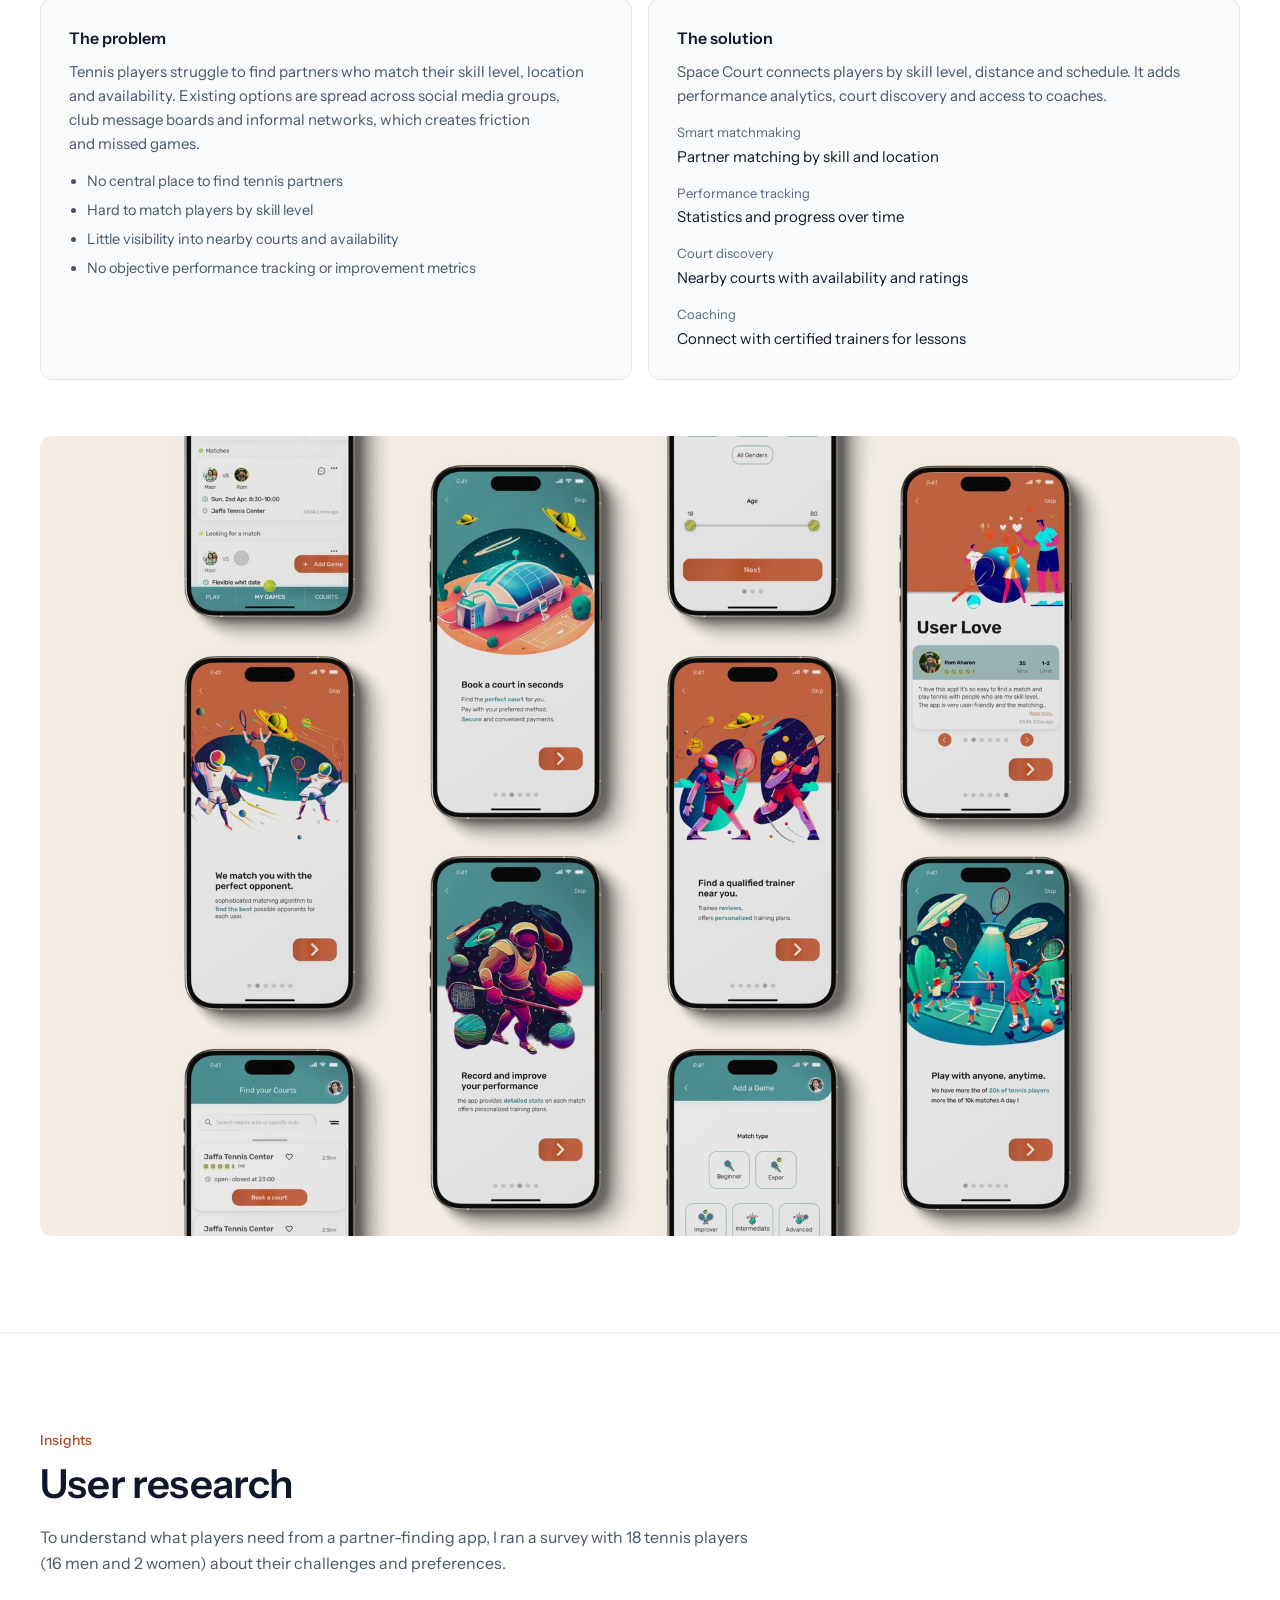
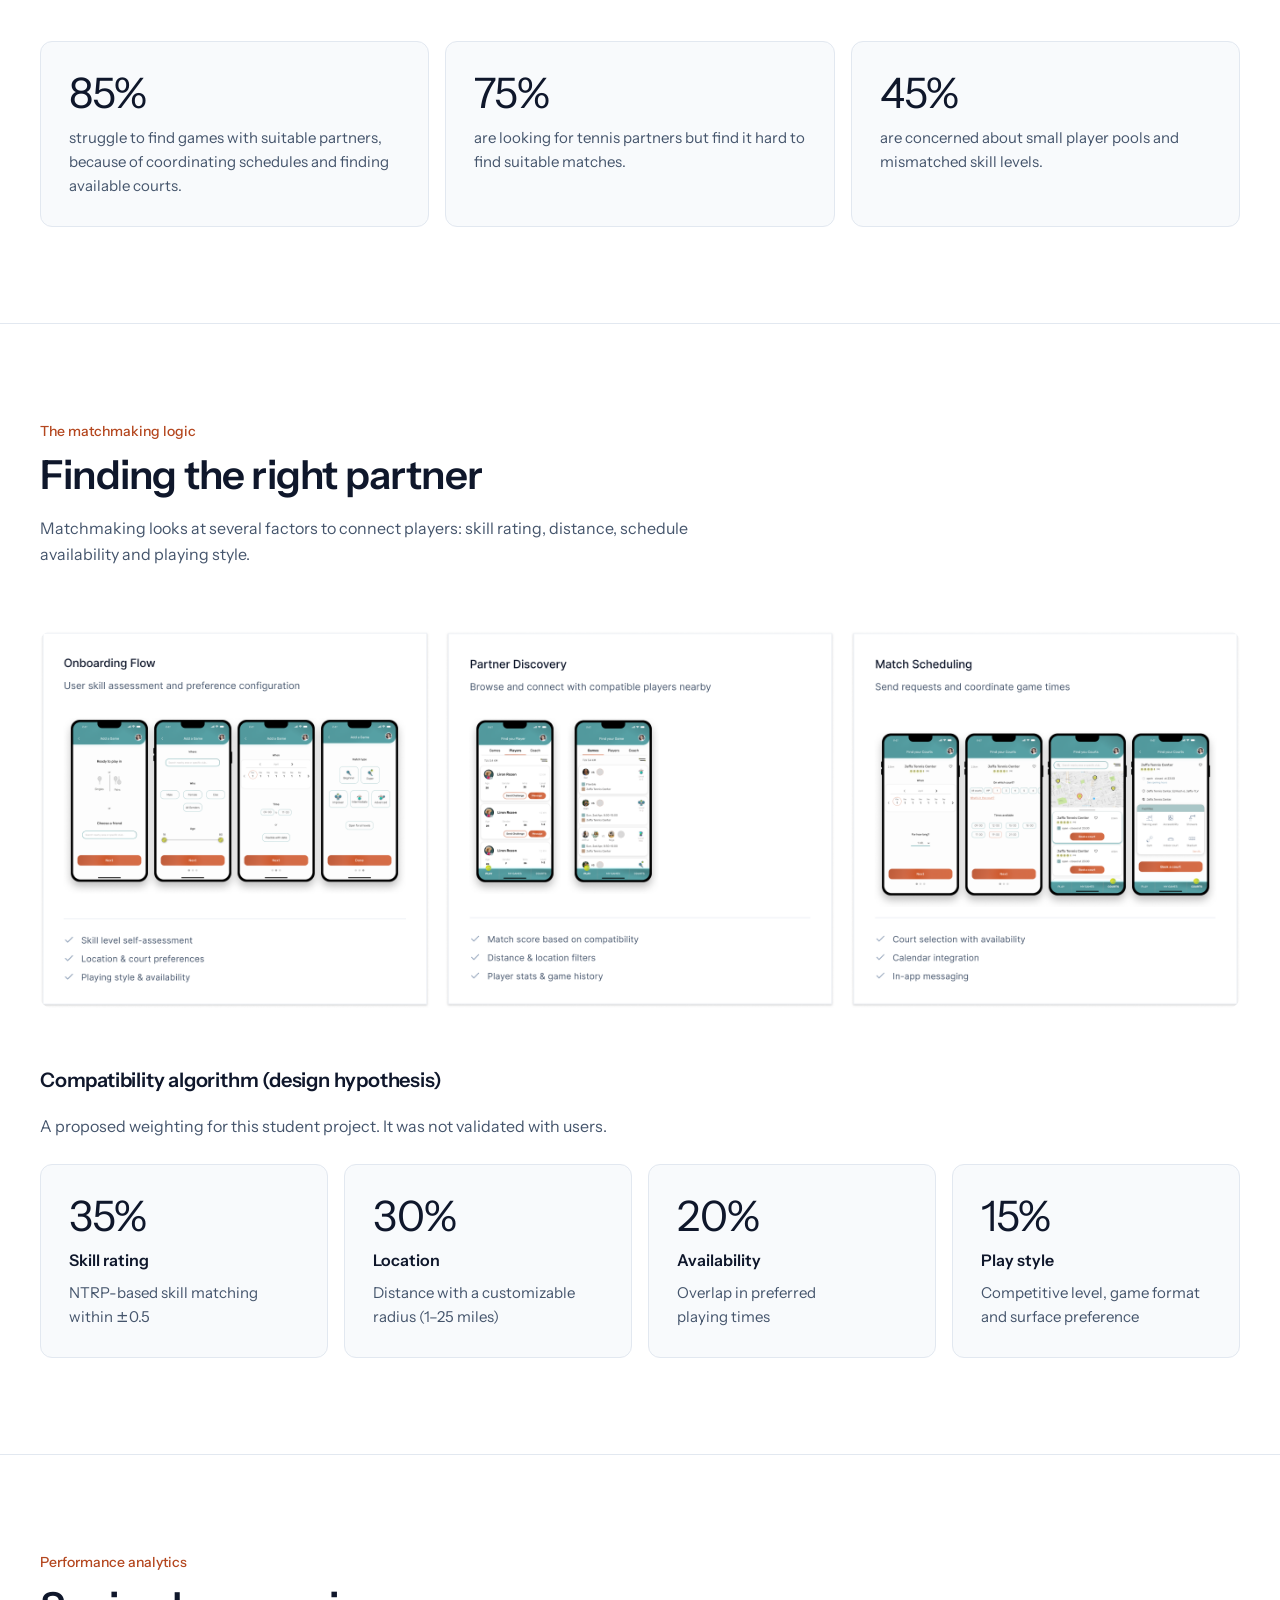
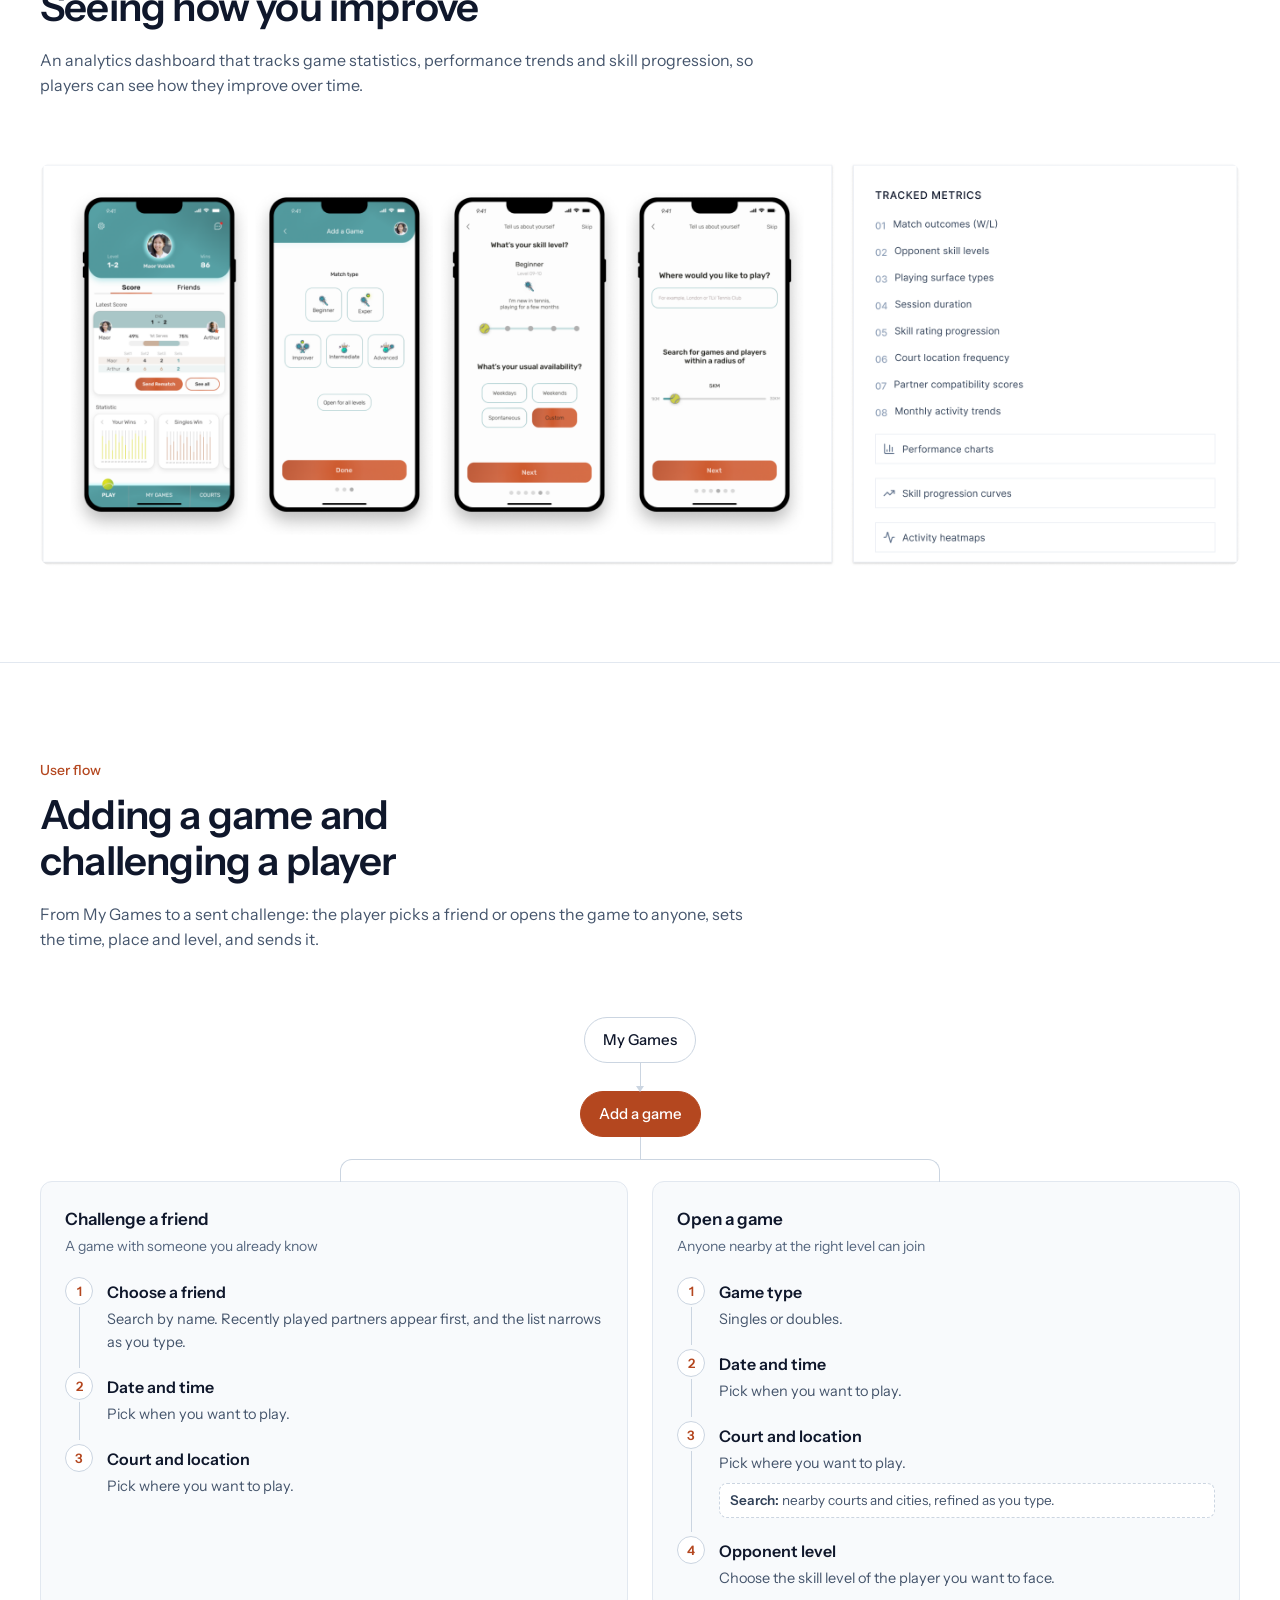
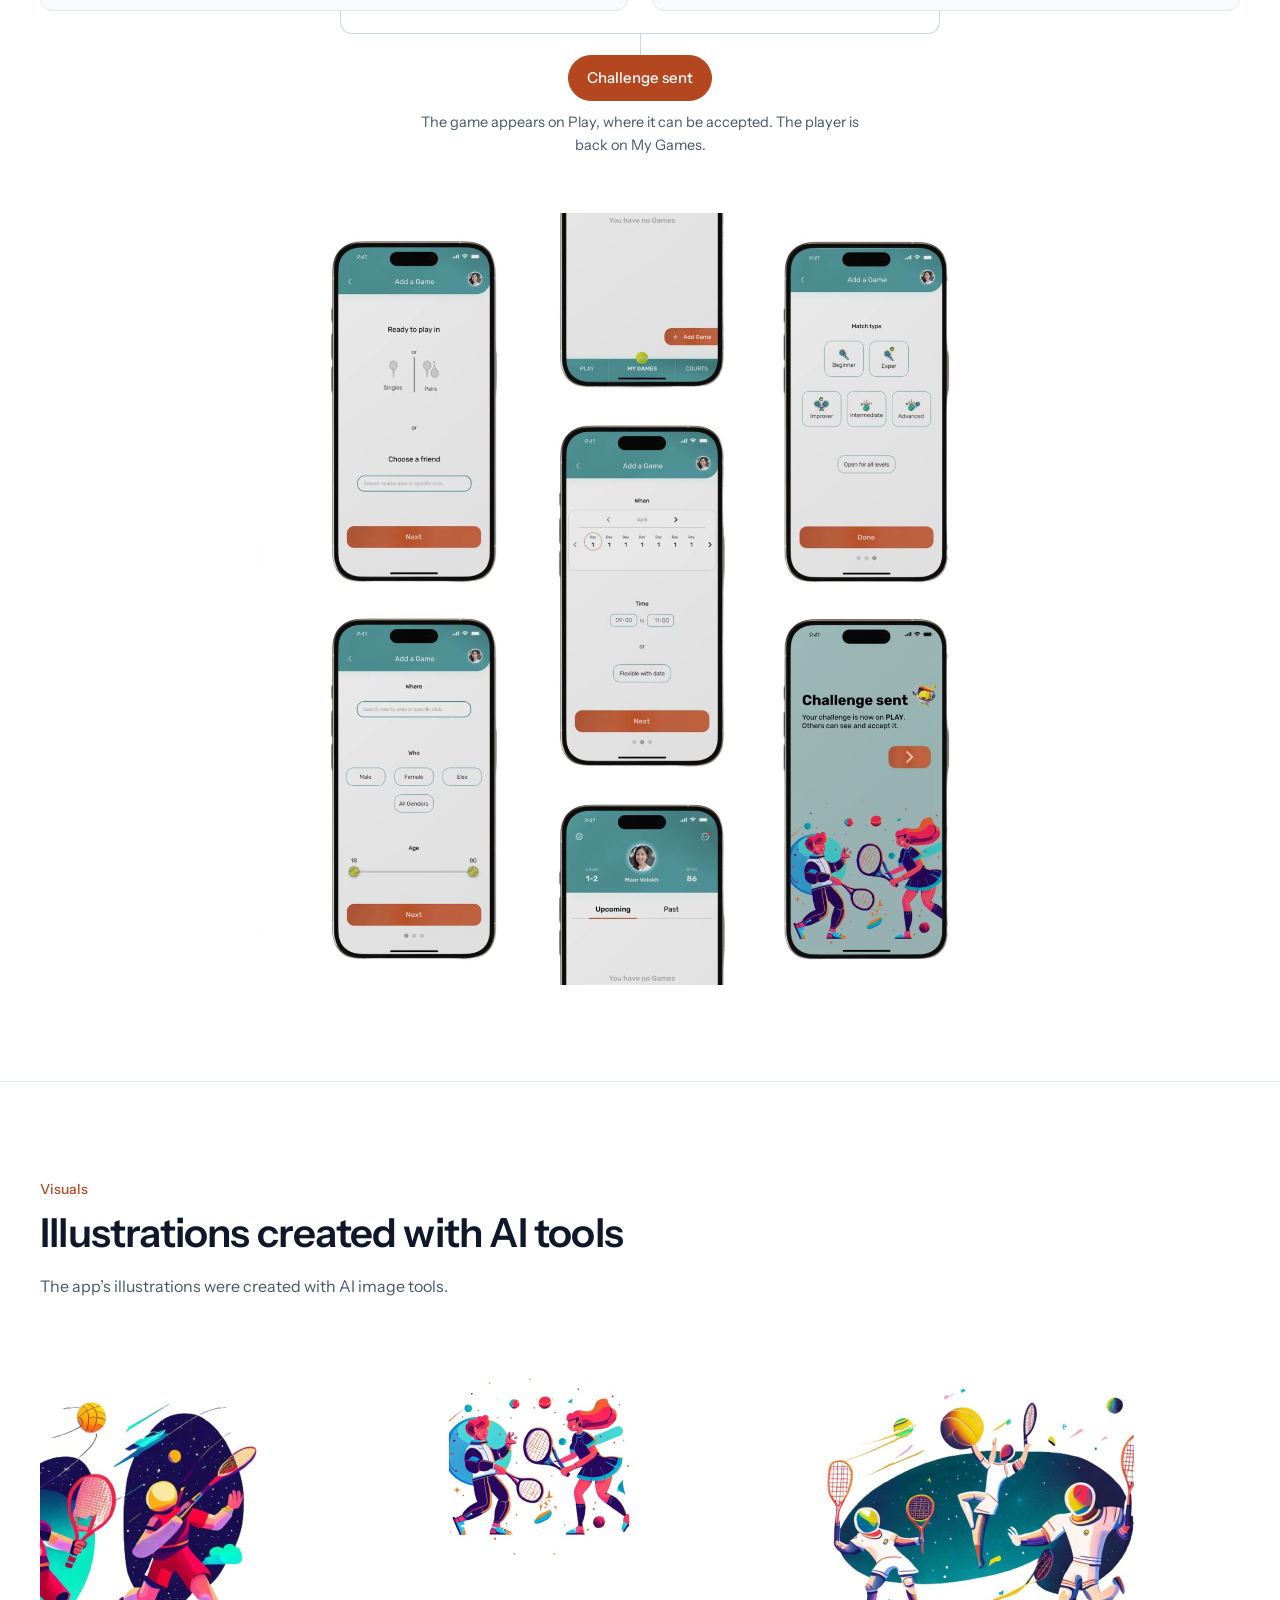
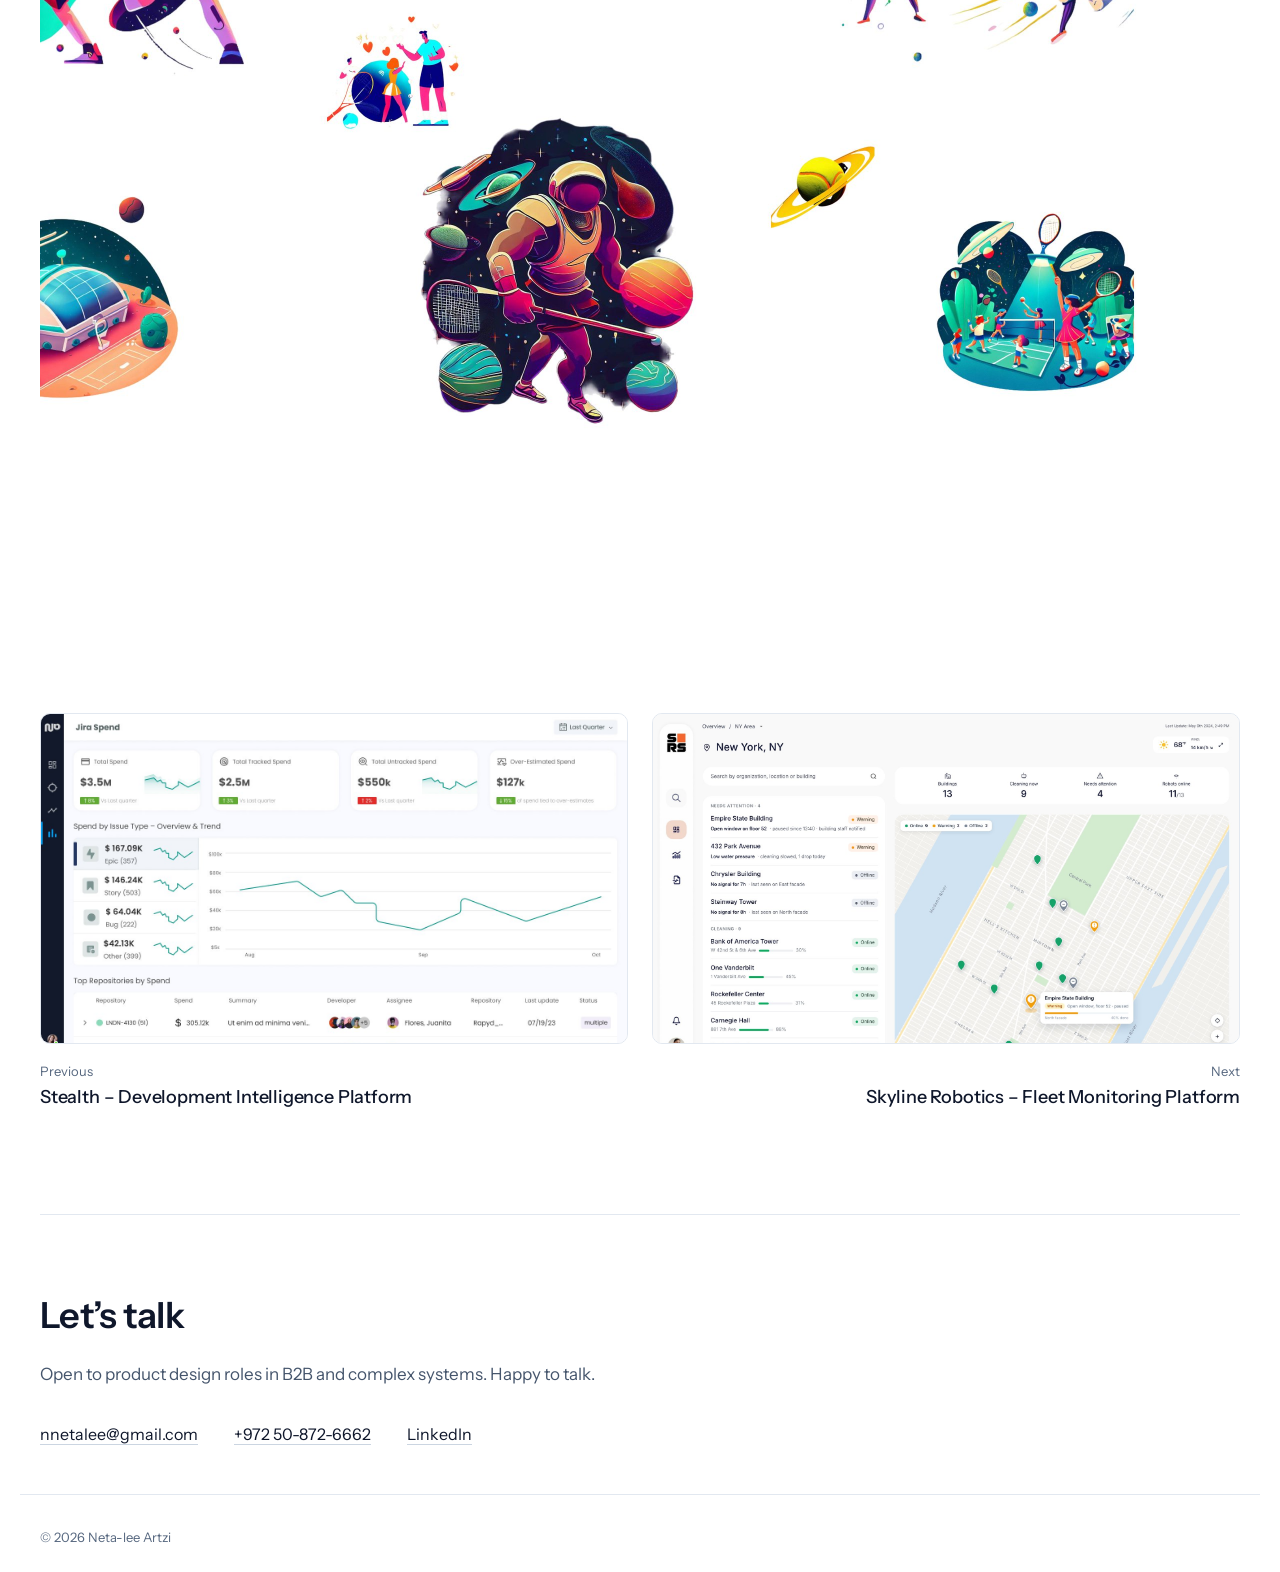
<file: space-court.html>
<!doctype html>
<html lang="en">
<head>
<meta charset="utf-8">
<meta name="viewport" content="width=device-width, initial-scale=1, viewport-fit=cover">
<title>Space Court – Tennis Partner App | Neta-lee Artzi</title>
<meta name="description" content="Case study: a mobile app that helps tennis players find partners at their level and track their progress.">
<meta property="og:type" content="website">
<meta property="og:title" content="Space Court – Tennis Partner App | Neta-lee Artzi">
<meta property="og:description" content="Case study: a mobile app that helps tennis players find partners at their level and track their progress.">
<link rel="canonical" href="https://www.neta-leeartzi.com/space-court">
<meta property="og:url" content="https://www.neta-leeartzi.com/space-court">
<link rel="icon" href="/assets/na-logo.svg" type="image/svg+xml">
<link rel="preconnect" href="https://fonts.googleapis.com">
<link rel="preconnect" href="https://fonts.gstatic.com" crossorigin>
<link rel="stylesheet" href="https://fonts.googleapis.com/css2?family=Instrument+Sans:wght@400;500;600&display=swap">
<link rel="stylesheet" href="/assets/style.css">
<script>(function(){var me=false;try{var q=location.search;if(/[?&]me(=|&|$)/.test(q)){localStorage.setItem('nla-me','1');history.replaceState(null,'',location.pathname+location.hash);addEventListener('DOMContentLoaded',function(){var t=document.createElement('div');t.textContent='Your visits on this browser are no longer counted';t.style.cssText='position:fixed;left:50%;bottom:24px;transform:translateX(-50%);background:#111;color:#fff;font:14px/1.4 system-ui,sans-serif;padding:10px 16px;border-radius:8px;z-index:9999';document.body.appendChild(t);setTimeout(function(){t.remove()},4000)})}if(/[?&]notme(=|&|$)/.test(q))localStorage.removeItem('nla-me');me=localStorage.getItem('nla-me')==='1'}catch(e){}if(me||!/(^|[.])neta-leeartzi[.]com$/.test(location.hostname))return;var s=document.createElement('script');s.defer=true;s.src='/_vercel/insights/script.js';document.head.appendChild(s);var w=document.createElement('script');w.defer=true;w.src='/assets/visit.js';document.head.appendChild(w);window.va=window.va||function(){(window.vaq=window.vaq||[]).push(arguments)};(function(c,l,a,r,i,t,y){c[a]=c[a]||function(){(c[a].q=c[a].q||[]).push(arguments)};t=l.createElement(r);t.async=1;t.src="https://www.clarity.ms/tag/"+i;y=l.getElementsByTagName(r)[0];y.parentNode.insertBefore(t,y);})(window,document,"clarity","script","zadvvgbm4c")})();</script>
</head>
<body class="case p-space-court">
<a class="skip" href="#main">Skip to content</a>
<header class="site-header plain">
  <div class="wrap">
    <a class="brand" href="/"><img src="/assets/na-logo.svg" width="23" height="24" alt=""><span><b>Neta-lee Artzi</b><small>Product Designer</small></span></a>
    <nav class="topnav" aria-label="Main"><a href="/#work">Work</a><a href="#contact">Contact</a></nav>
  </div>
</header>
<main id="main">
<div class="wrap case-hero">
  <a class="back" href="/#work"><svg width="14" height="14" viewBox="0 0 16 16" fill="none" aria-hidden="true"><path d="M3 8h9M8.5 4.5 12 8l-3.5 3.5" stroke="currentColor" stroke-width="1.5" stroke-linecap="square"/></svg> All work</a>
  <div class="hero-grid"><div><p class="company">Space Court</p><h1>Tennis Partner App</h1><p class="subtitle">Tennis partner matching and performance analytics</p><div class="lede"><p>Space Court is a mobile app for a problem tennis players keep running into: finding compatible playing partners. It combines skill-based matchmaking with location, performance tracking and access to coaches, all in one place.</p></div><ul class="chips" aria-label="Topics"><li>Mobile app</li><li>Matchmaking</li><li>Data visualization</li><li>B2C</li></ul><dl class="overview" style="--cols: 4"><div><dt>Role</dt><dd>Product Designer</dd></div><div><dt>Type</dt><dd>Student project</dd></div><div><dt>Timeline</dt><dd>3 months</dd></div><div><dt>Platform</dt><dd>iOS</dd></div></dl></div></div>
  
</div>
<div class="wrap hero-shot"><div class="phones"><img src="/img/space-court/hero-phones.webp" alt="Four iPhone screens of Space Court: player profile with stats, find courts on a map, upcoming games, and a list of open games" width="2000" height="1102"></div></div><section class="section">
  <div class="wrap">
    <p class="eyebrow">Executive summary</p>
    <h2>The challenge and the solution</h2>
    
    <div class="stack" style="margin-top: clamp(40px, 5vw, 64px)"><ul class="cards" style="--cols: 2"><li class="card"><h3>The problem</h3><p>Tennis players struggle to find partners who match their skill level, location and availability. Existing options are spread across social media groups, club message boards and informal networks, which creates friction and missed games.</p><ul><li>No central place to find tennis partners</li><li>Hard to match players by skill level</li><li>Little visibility into nearby courts and availability</li><li>No objective performance tracking or improvement metrics</li></ul></li><li class="card"><h3>The solution</h3><p>Space Court connects players by skill level, distance and schedule. It adds performance analytics, court discovery and access to coaches.</p><dl class="pairs"><div><dt>Smart matchmaking</dt><dd>Partner matching by skill and location</dd></div><div><dt>Performance tracking</dt><dd>Statistics and progress over time</dd></div><div><dt>Court discovery</dt><dd>Nearby courts with availability and ratings</dd></div><div><dt>Coaching</dt><dd>Connect with certified trainers for lessons</dd></div></dl></li></ul><div><figure class="fig bare"><img src="/img/space-court/onboarding-illustrations.jpg" alt="Grid of onboarding screens with space-themed tennis illustrations: book a court, find a match, find a trainer, record your performance" width="1800" height="1200" loading="lazy" decoding="async"></figure></div></div>
  </div>
</section>
<section class="section">
  <div class="wrap">
    <p class="eyebrow">Insights</p>
    <h2>User research</h2>
    <p class="lead">To understand what players need from a partner-finding app, I ran a survey with 18 tennis players (16 men and 2 women) about their challenges and preferences.</p>
    <div class="stack" style="margin-top: clamp(40px, 5vw, 64px)"><ul class="cards" style="--cols: 3"><li class="card"><p class="stat">85%</p><p>struggle to find games with suitable partners, because of coordinating schedules and finding available courts.</p></li><li class="card"><p class="stat">75%</p><p>are looking for tennis partners but find it hard to find suitable matches.</p></li><li class="card"><p class="stat">45%</p><p>are concerned about small player pools and mismatched skill levels.</p></li></ul></div>
  </div>
</section>
<section class="section">
  <div class="wrap">
    <p class="eyebrow">The matchmaking logic</p>
    <h2>Finding the right partner</h2>
    <p class="lead">Matchmaking looks at several factors to connect players: skill rating, distance, schedule availability and playing style.</p>
    <div class="stack" style="margin-top: clamp(40px, 5vw, 64px)"><div><figure class="fig bare"><img src="/img/space-court/flows.png" alt="Three flows with app screens: onboarding with skill self-assessment, partner discovery with match scores, and match scheduling with court selection" width="2734" height="858" loading="lazy" decoding="async"></figure></div><div><p class="subhead">Compatibility algorithm (design hypothesis)</p><p class="lead">A proposed weighting for this student project. It was not validated with users.</p></div><ul class="cards" style="--cols: 4"><li class="card"><p class="stat">35%</p><h3>Skill rating</h3><p>NTRP-based skill matching within ±0.5</p></li><li class="card"><p class="stat">30%</p><h3>Location</h3><p>Distance with a customizable radius (1–25 miles)</p></li><li class="card"><p class="stat">20%</p><h3>Availability</h3><p>Overlap in preferred playing times</p></li><li class="card"><p class="stat">15%</p><h3>Play style</h3><p>Competitive level, game format and surface preference</p></li></ul></div>
  </div>
</section>
<section class="section">
  <div class="wrap">
    <p class="eyebrow">Performance analytics</p>
    <h2>Seeing how you improve</h2>
    <p class="lead">An analytics dashboard that tracks game statistics, performance trends and skill progression, so players can see how they improve over time.</p>
    <div class="stack" style="margin-top: clamp(40px, 5vw, 64px)"><div><figure class="fig bare"><img src="/img/space-court/performance.png" alt="Profile and statistics screens next to a list of tracked metrics: match outcomes, opponent skill levels, surfaces, session duration, skill rating progression and more" width="2736" height="920" loading="lazy" decoding="async"></figure></div></div>
  </div>
</section>
<section class="section">
  <div class="wrap">
    <p class="eyebrow">User flow</p>
    <h2>Adding a game and challenging a player</h2>
    <p class="lead">From My Games to a sent challenge: the player picks a friend or opens the game to anyone, sets the time, place and level, and sends it.</p>
    <div class="stack" style="margin-top: clamp(40px, 5vw, 64px)"><div class="uflow" role="group" aria-label="User flow: adding a game"><div class="fstart"><span class="fpill">My Games</span><span class="farrow" aria-hidden="true"></span><span class="fpill strong">Add a game</span></div><div class="flanes"><section class="flane"><h3>Challenge a friend</h3><p class="flane-sub">A game with someone you already know</p><ol><li><span class="fn">1</span><div><p class="ft">Choose a friend</p><p class="fd">Search by name. Recently played partners appear first, and the list narrows as you type.</p></div></li><li><span class="fn">2</span><div><p class="ft">Date and time</p><p class="fd">Pick when you want to play.</p></div></li><li><span class="fn">3</span><div><p class="ft">Court and location</p><p class="fd">Pick where you want to play.</p></div></li></ol></section><section class="flane"><h3>Open a game</h3><p class="flane-sub">Anyone nearby at the right level can join</p><ol><li><span class="fn">1</span><div><p class="ft">Game type</p><p class="fd">Singles or doubles.</p></div></li><li><span class="fn">2</span><div><p class="ft">Date and time</p><p class="fd">Pick when you want to play.</p></div></li><li><span class="fn">3</span><div><p class="ft">Court and location</p><p class="fd">Pick where you want to play.</p><p class="fnote"><b>Search:</b> nearby courts and cities, refined as you type.</p></div></li><li><span class="fn">4</span><div><p class="ft">Opponent level</p><p class="fd">Choose the skill level of the player you want to face.</p></div></li></ol></section></div><div class="fend"><span class="fpill strong">Challenge sent</span><p>The game appears on Play, where it can be accepted. The player is back on My Games.</p></div></div><div><figure class="fig bare narrow"><img src="/img/space-court/add-game-screens.jpg" alt="App screens for adding a game: game type, schedule, player filters and the Challenge sent confirmation" width="1440" height="1461" loading="lazy" decoding="async"></figure></div></div>
  </div>
</section>
<section class="section">
  <div class="wrap">
    <p class="eyebrow">Visuals</p>
    <h2>Illustrations created with AI tools</h2>
    <p class="lead">The app’s illustrations were created with AI image tools.</p>
    <div class="stack" style="margin-top: clamp(40px, 5vw, 64px)"><div><figure class="fig bare"><img src="/img/space-court/ai-visuals.jpg" alt="Space-themed tennis illustrations: astronaut players, planets and rackets" width="2400" height="1502" loading="lazy" decoding="async"></figure></div></div>
  </div>
</section>
<nav class="wrap prevnext" aria-label="More case studies"><a class="prev" href="/stealth"><img src="/img/home/stealth.jpg" alt="" width="1440" height="900" loading="lazy" decoding="async"><span><small>Previous</small><b>Stealth – Development Intelligence Platform</b></span></a><a class="next" href="/skyline"><img src="/img/home/skyline.jpg" alt="" width="1800" height="1106" loading="lazy" decoding="async"><span><small>Next</small><b>Skyline Robotics – Fleet Monitoring Platform</b></span></a></nav>
</main>
<section class="wrap" id="contact" aria-labelledby="contact-h">
  <div class="contact">
    <h2 id="contact-h">Let’s talk</h2>
    <p>Open to product design roles in B2B and complex systems. Happy to talk.</p>
    <ul>
      <li><a href="mailto:nnetalee@gmail.com">nnetalee@gmail.com</a></li>
      <li><a href="tel:+972508726662">+972 50-872-6662</a></li>
      <li><a href="https://www.linkedin.com/in/neta-leeartzi/" target="_blank" rel="noopener">LinkedIn</a></li>
    </ul>
  </div>
</section>
<footer class="site-footer"><div class="wrap"><span>© 2026 Neta-lee Artzi</span></div></footer>
</body>
</html>
</file>
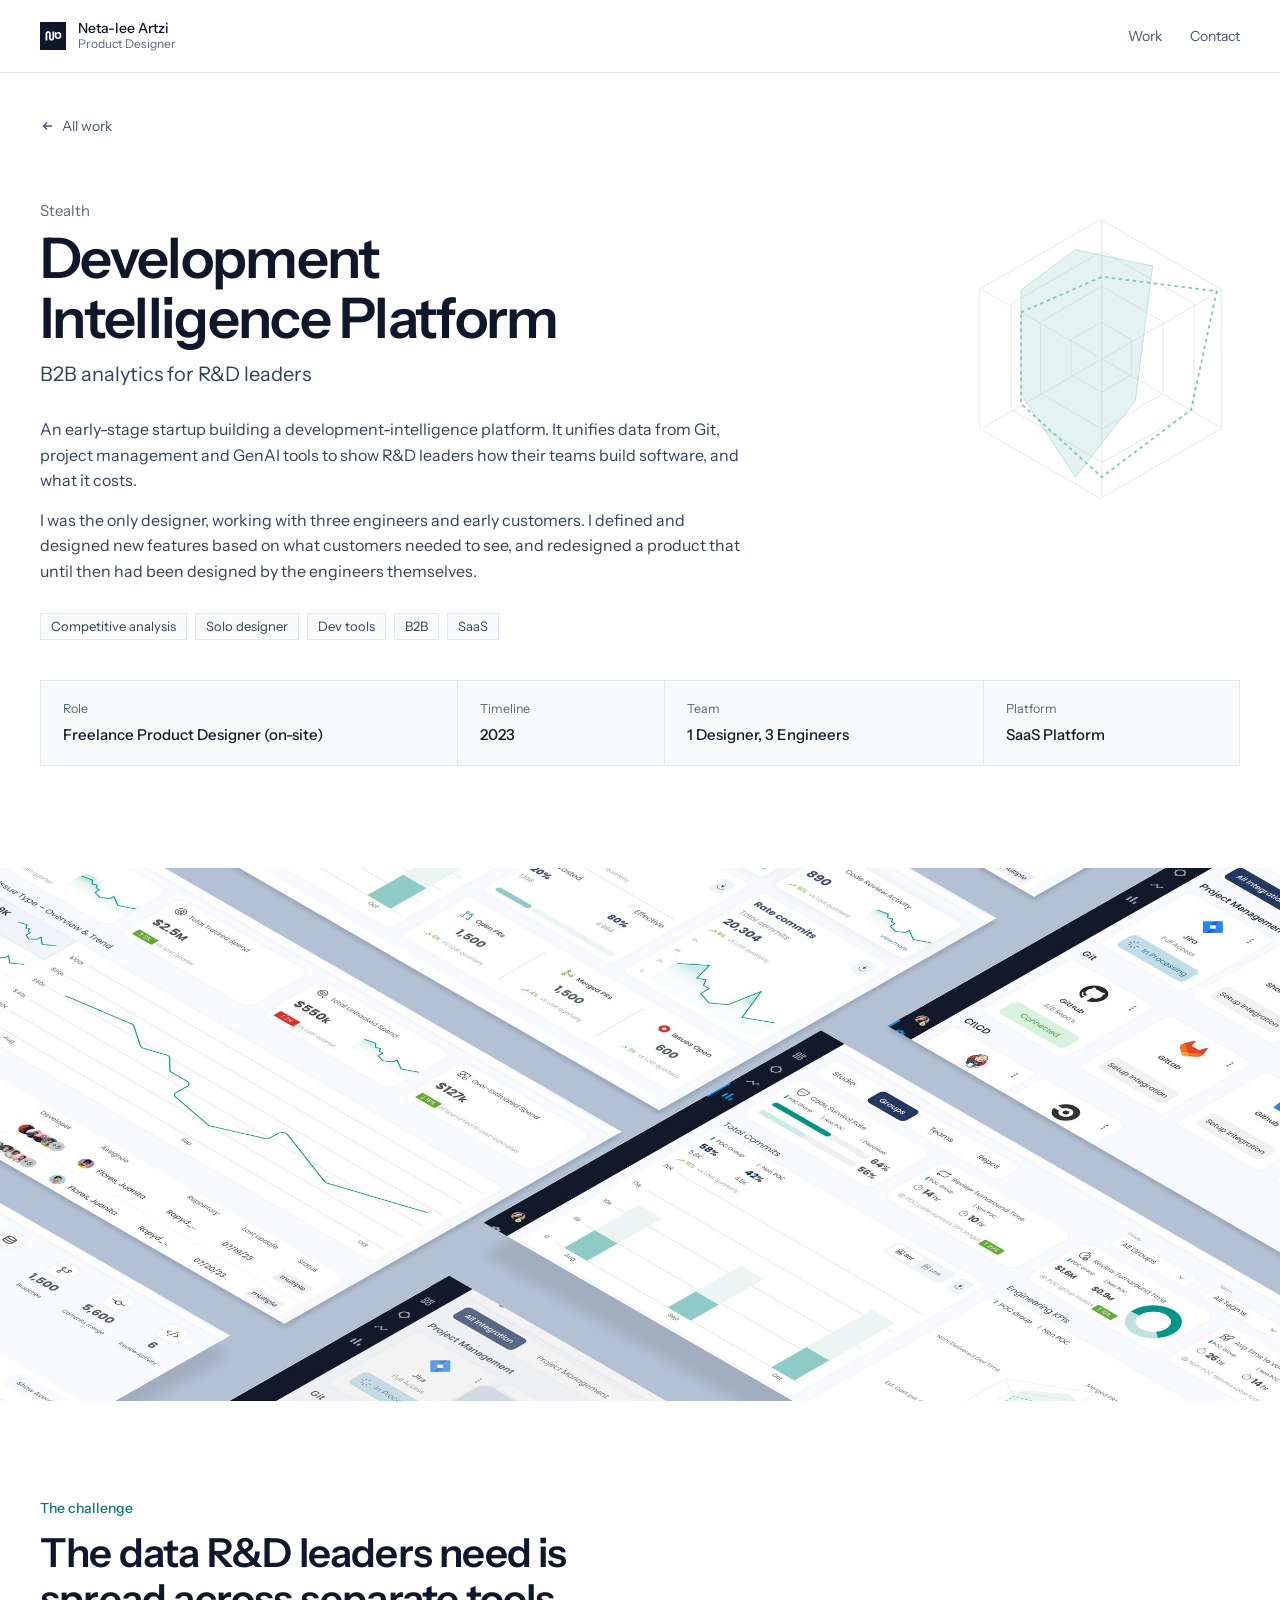
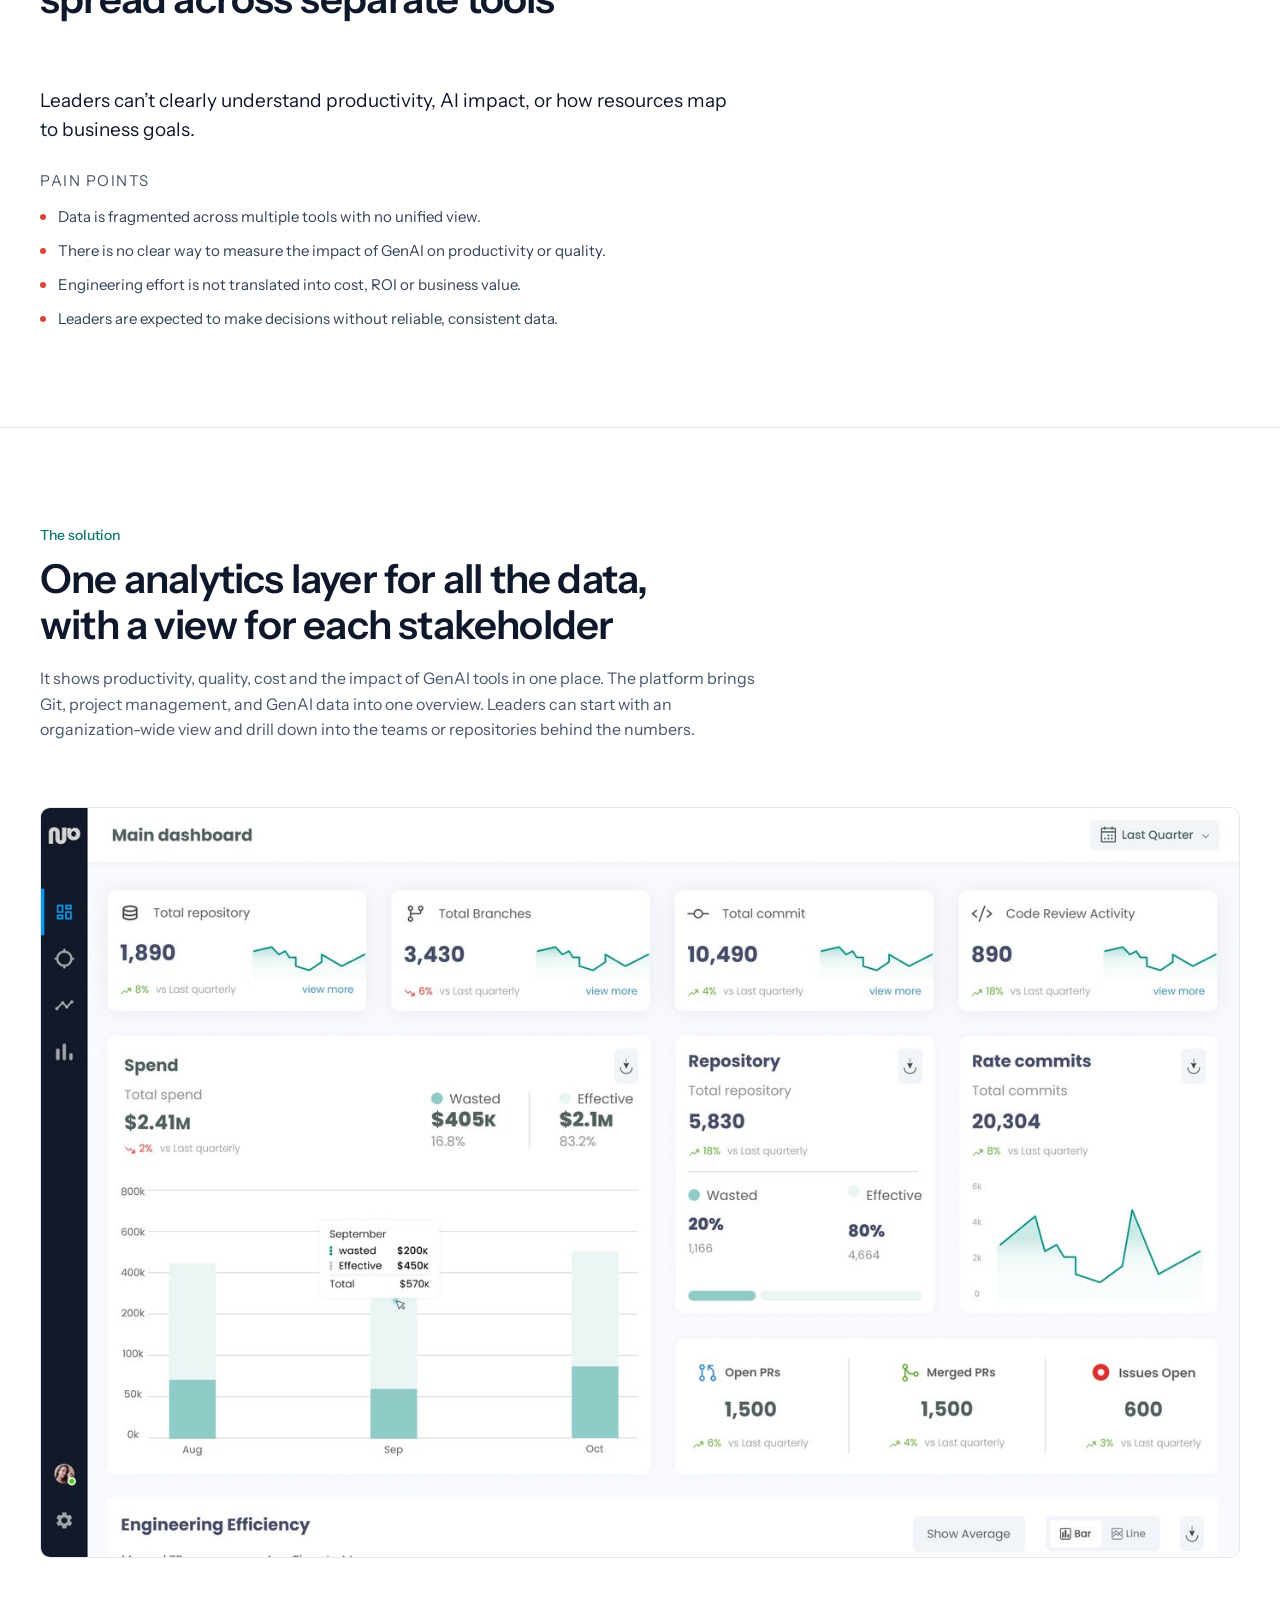
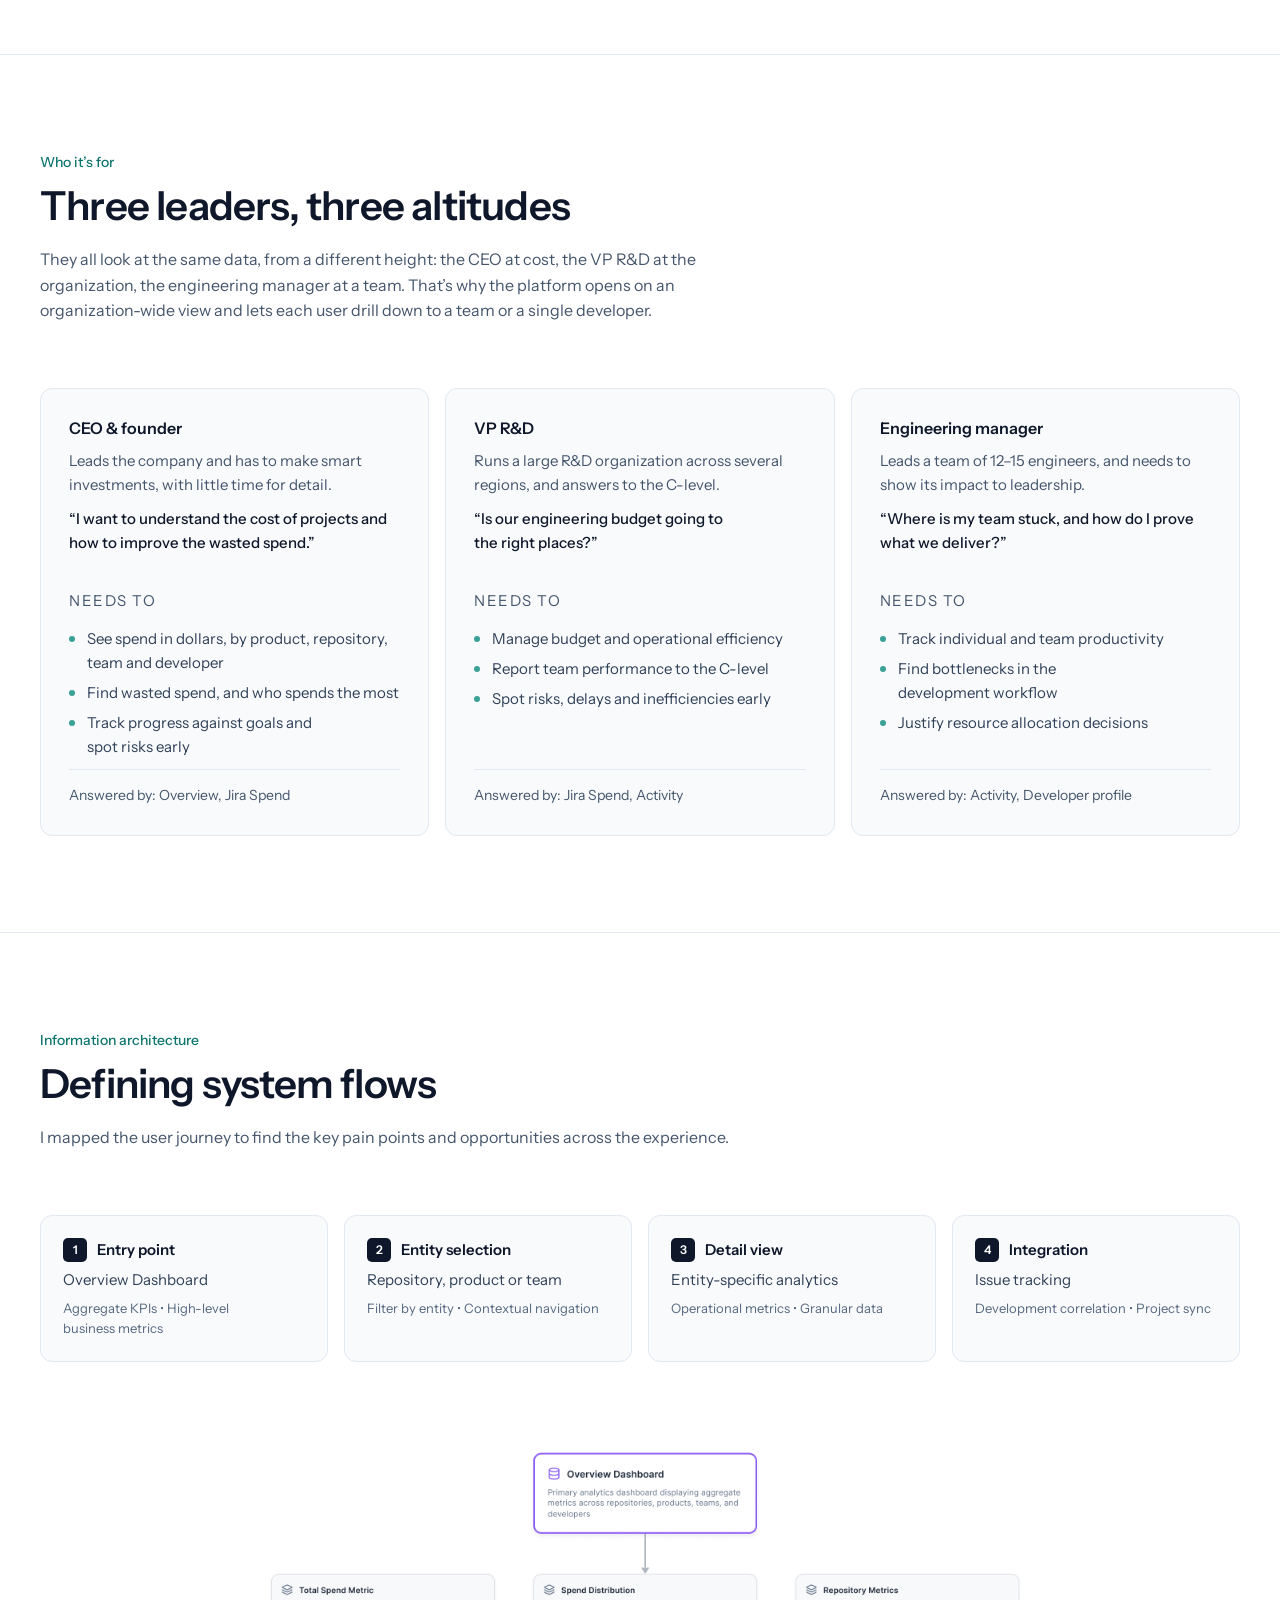
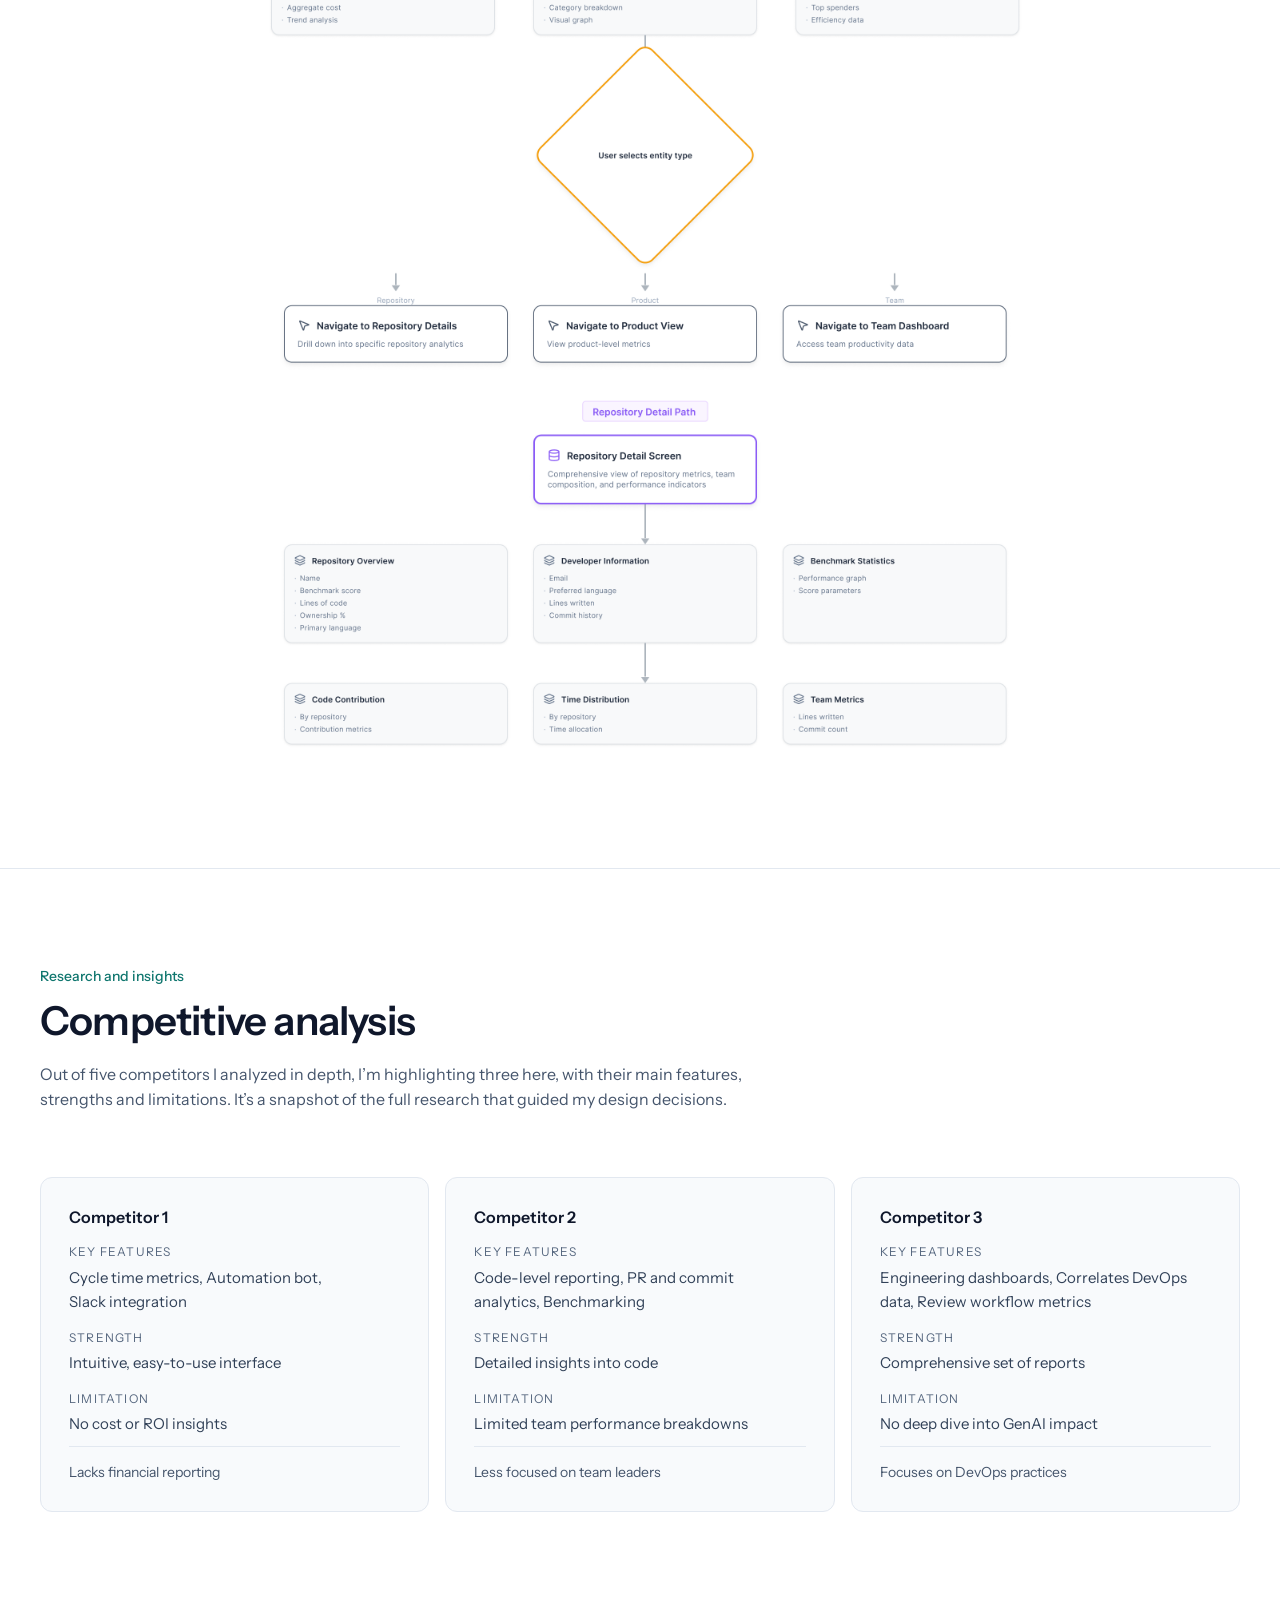
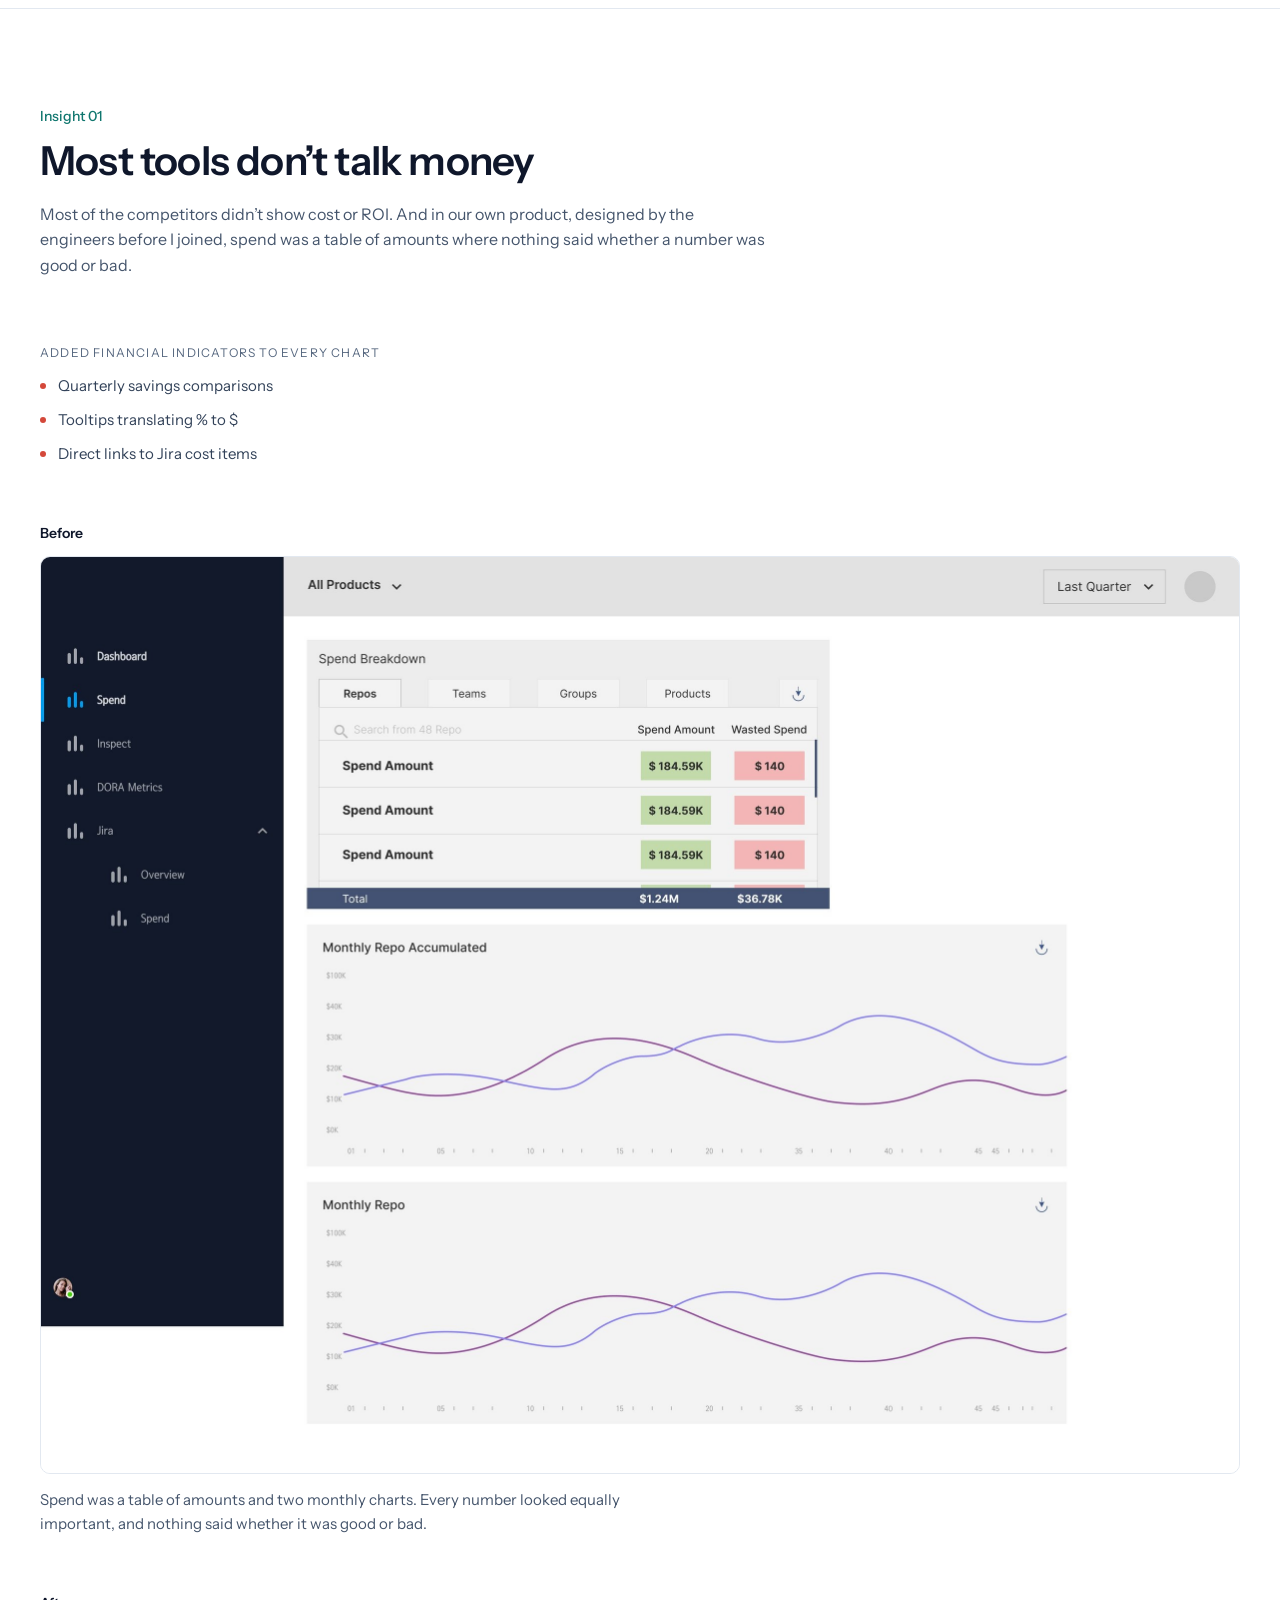
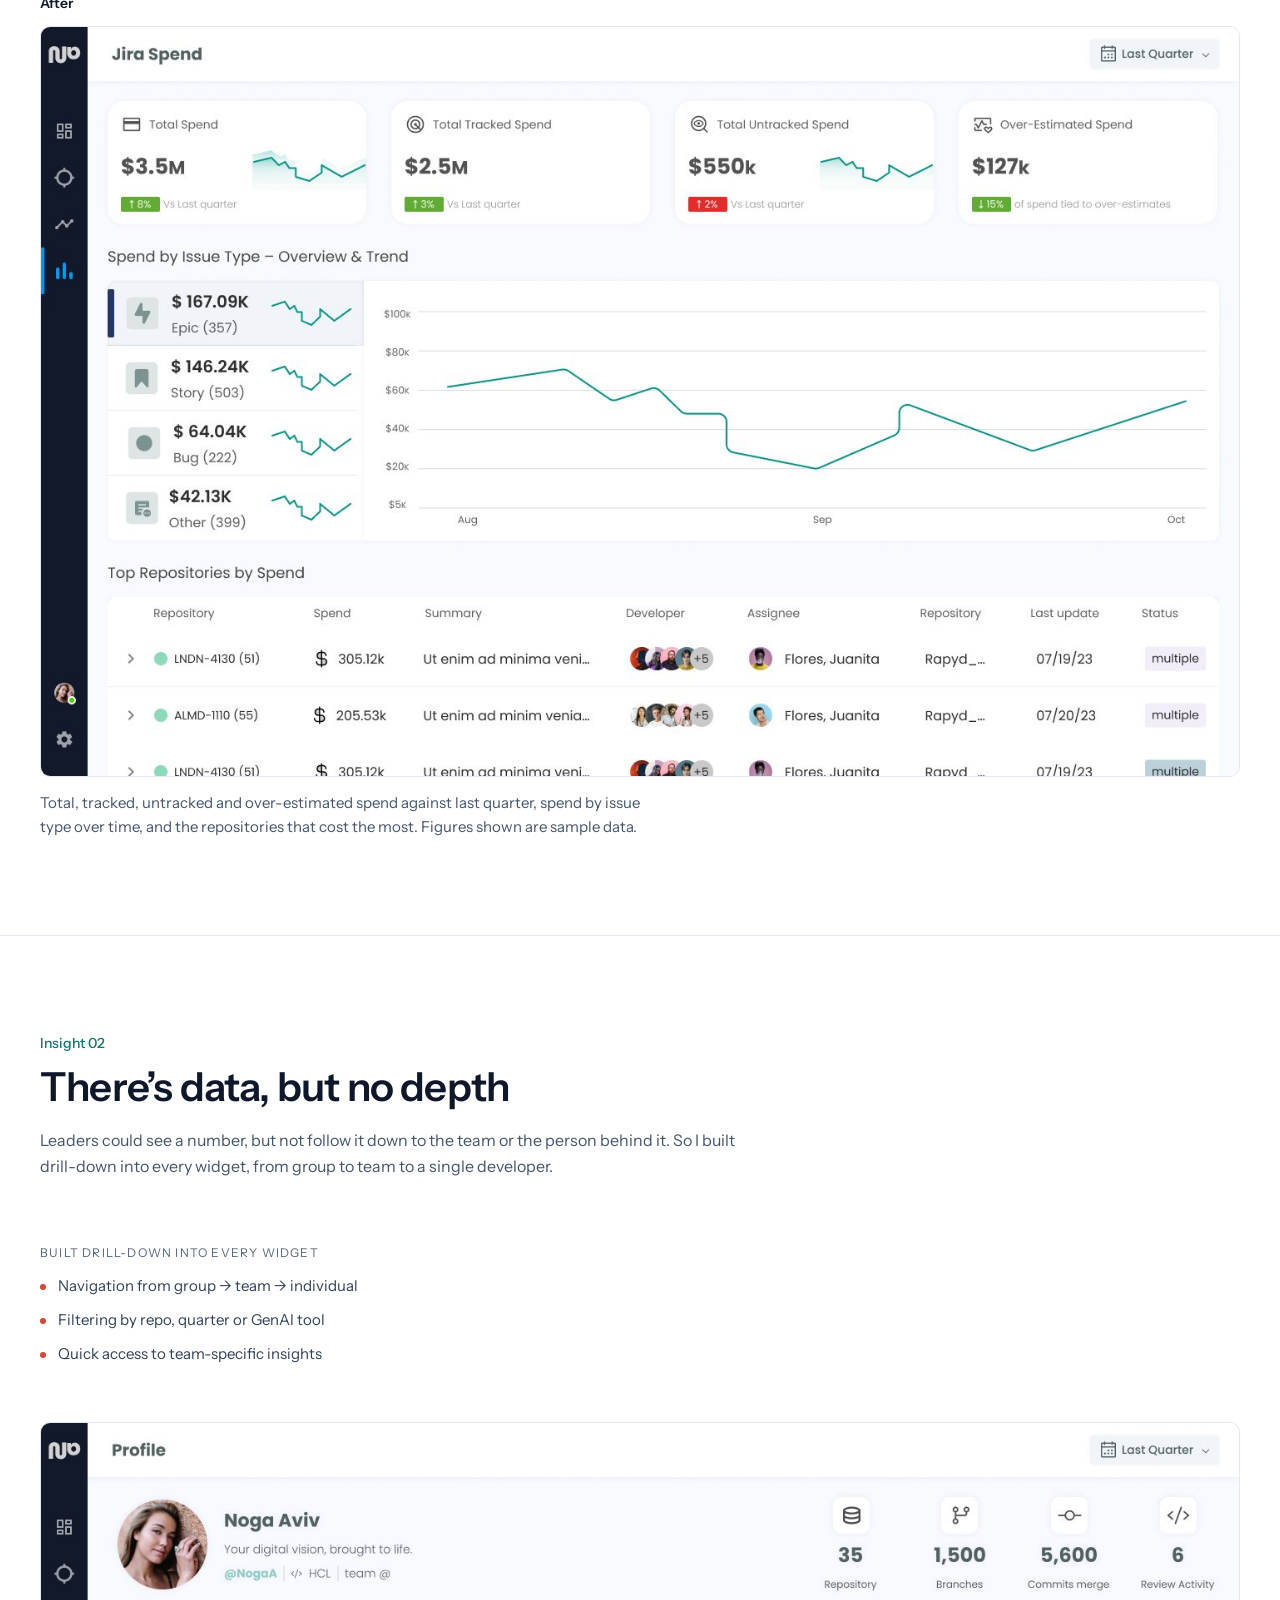
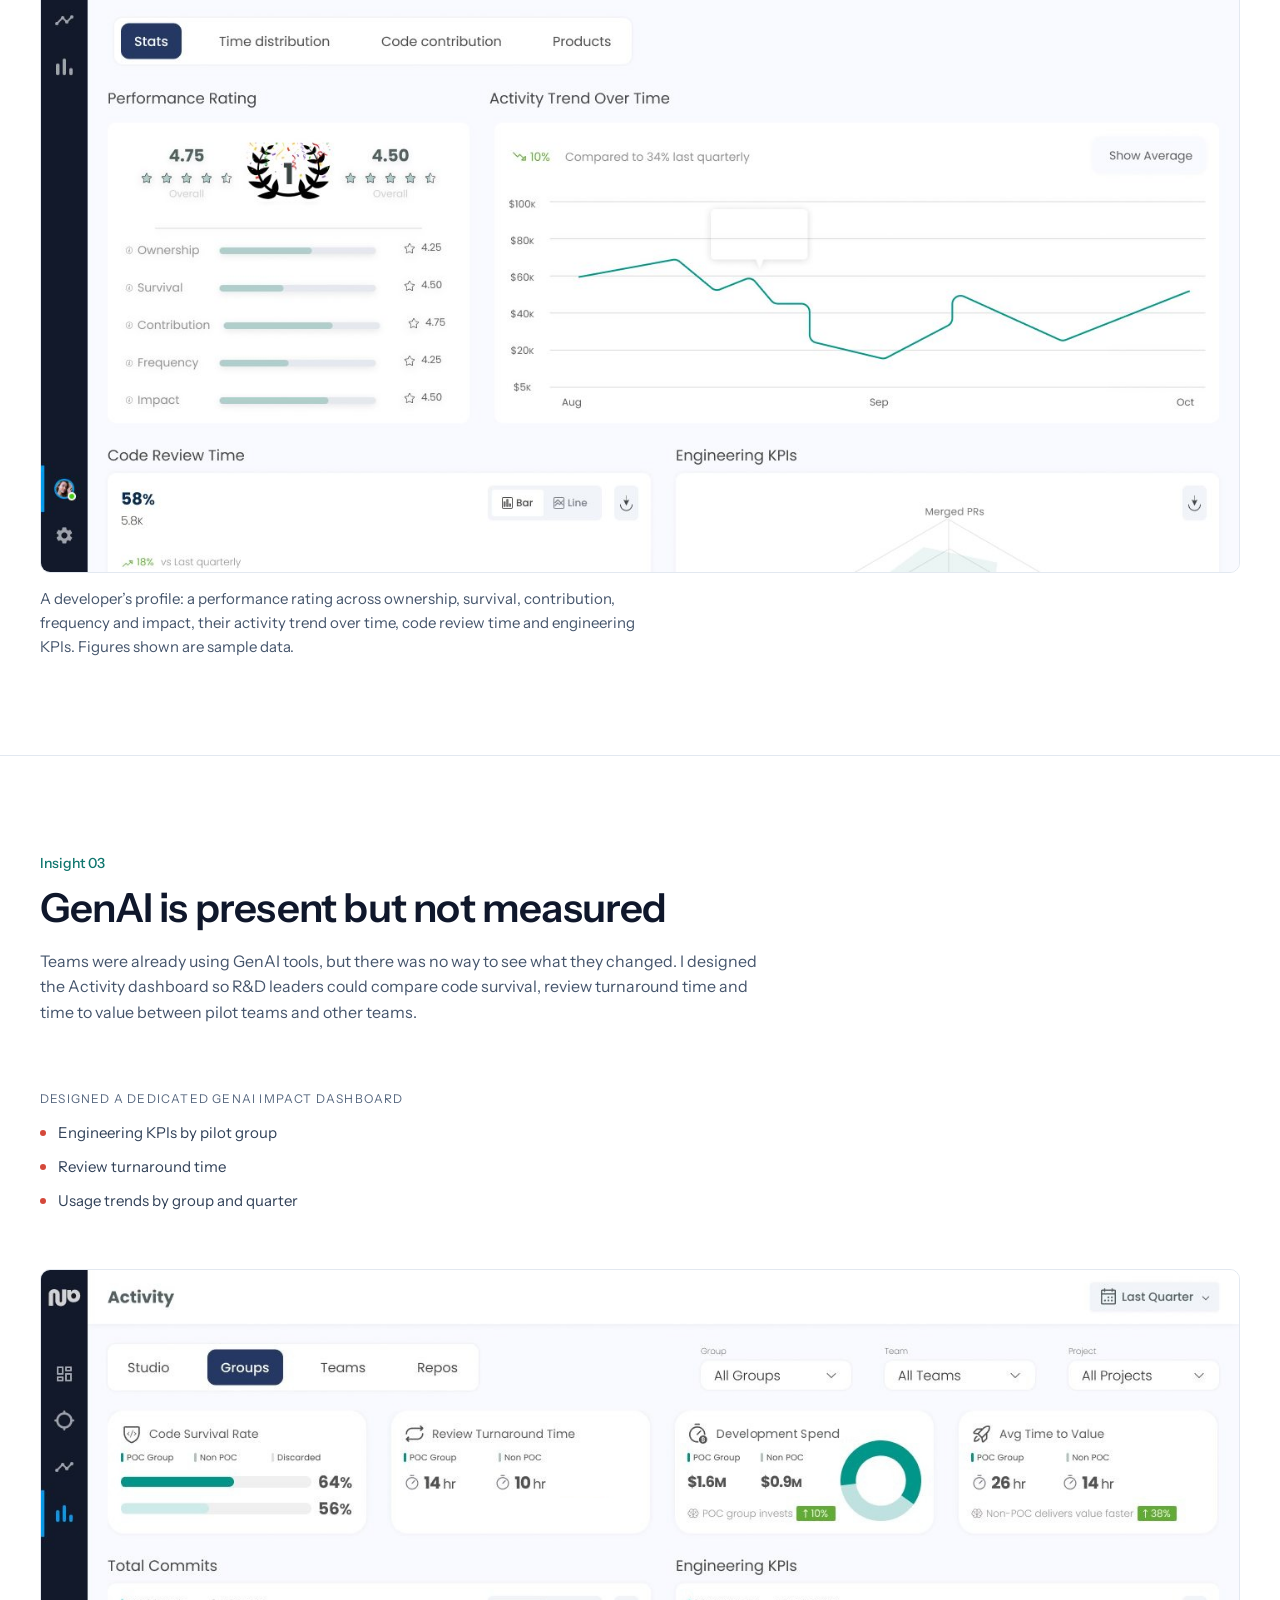
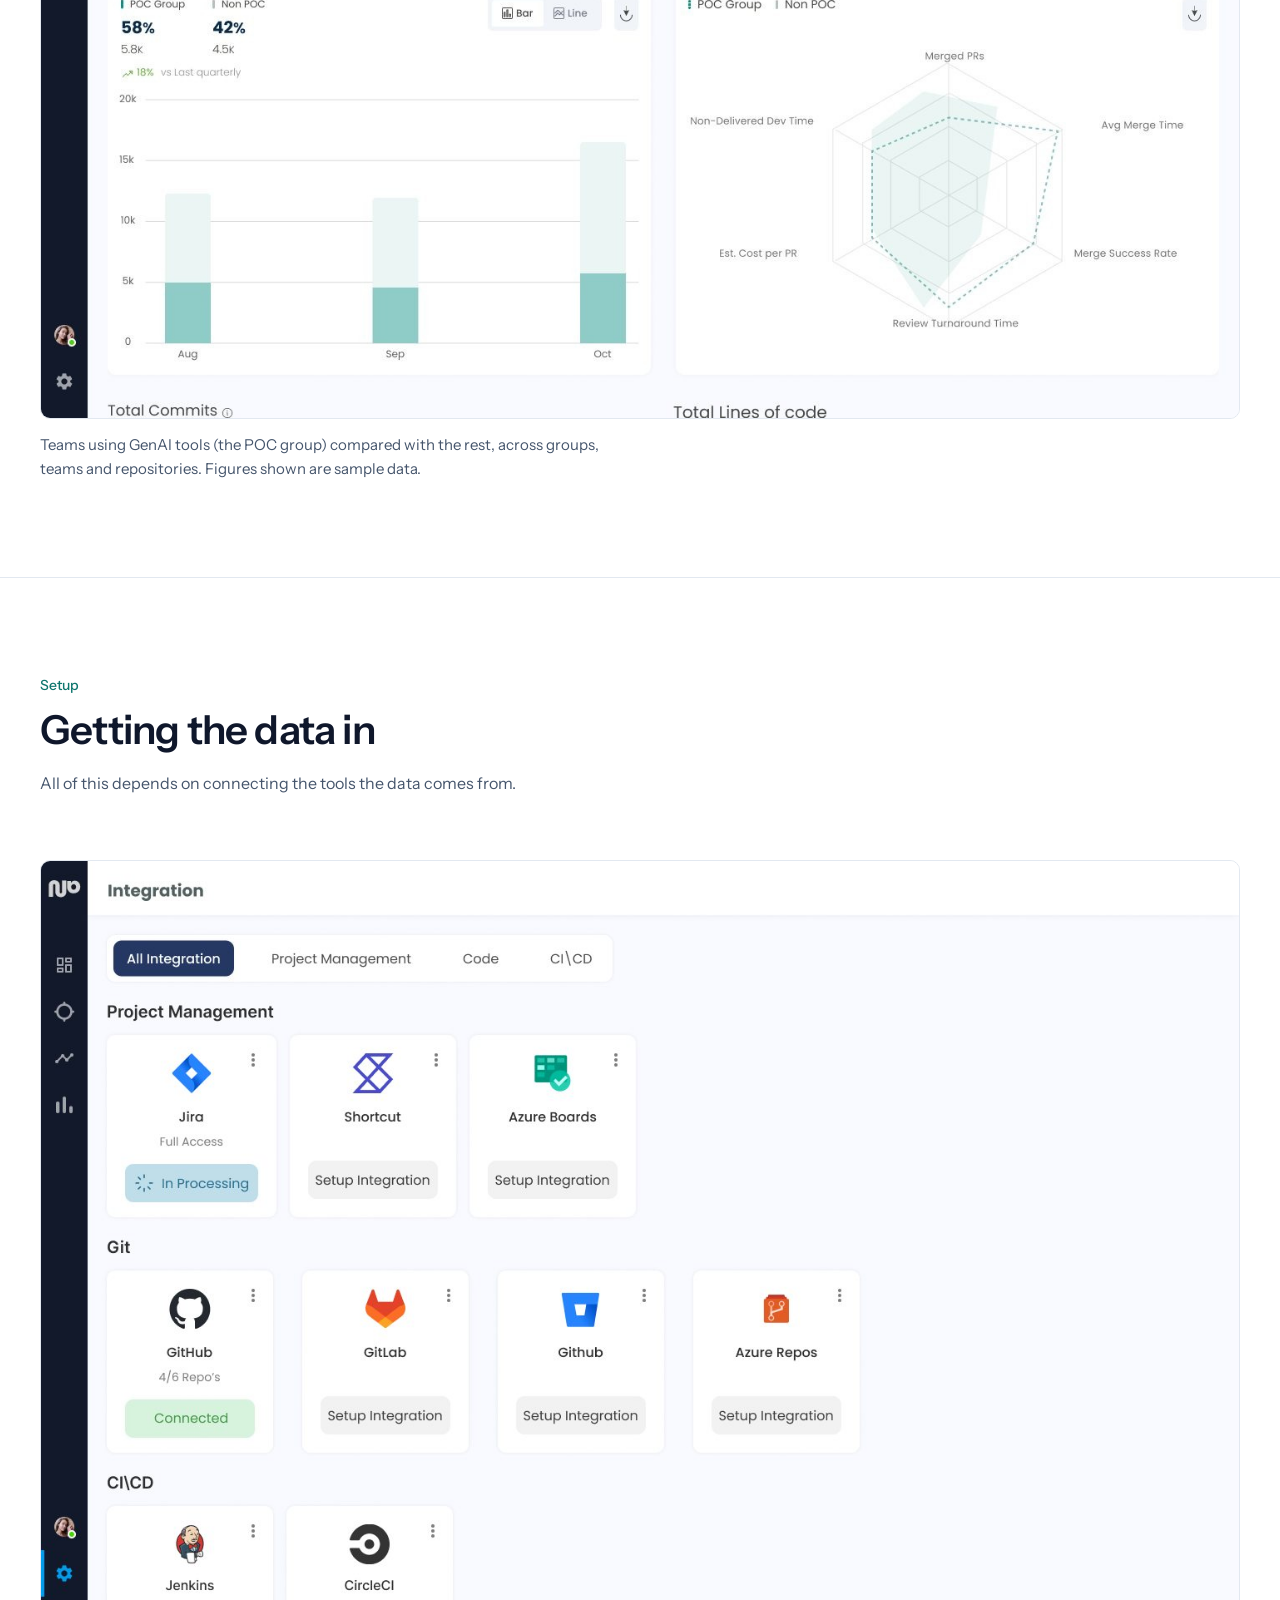
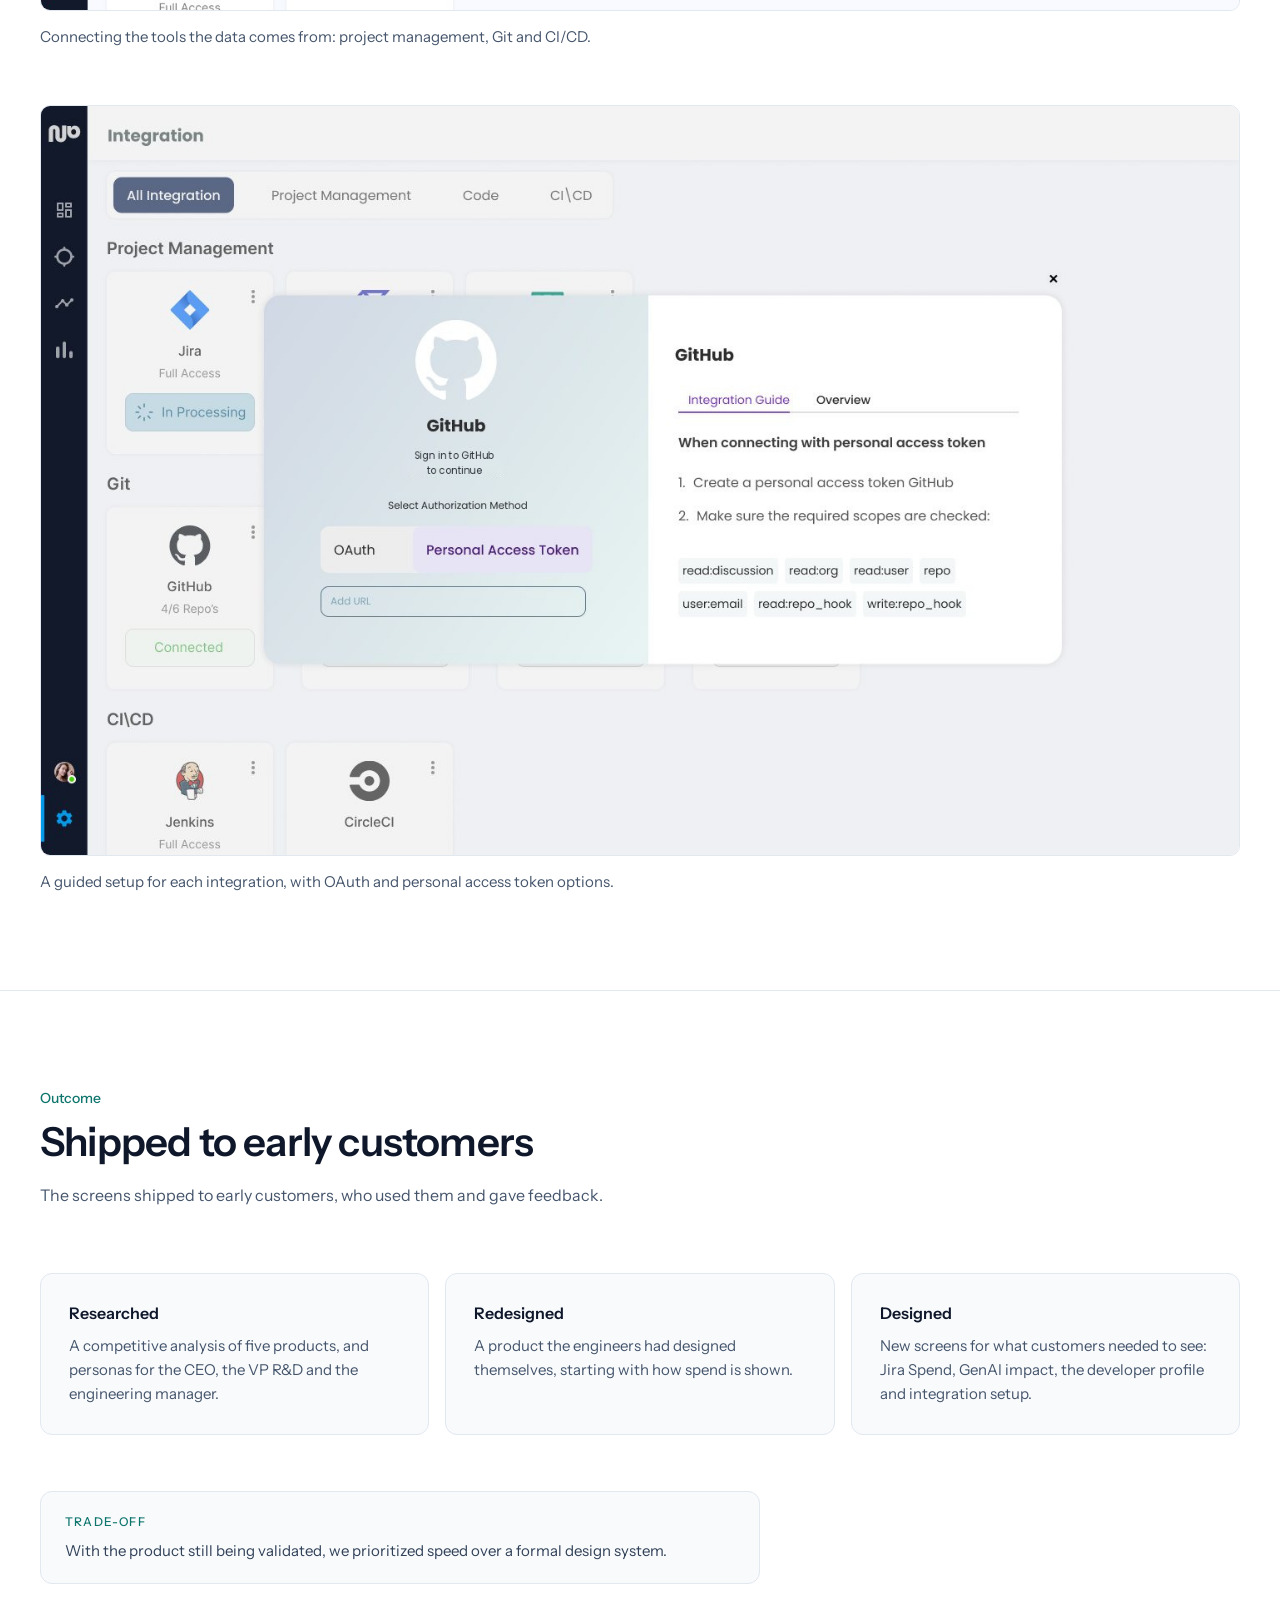
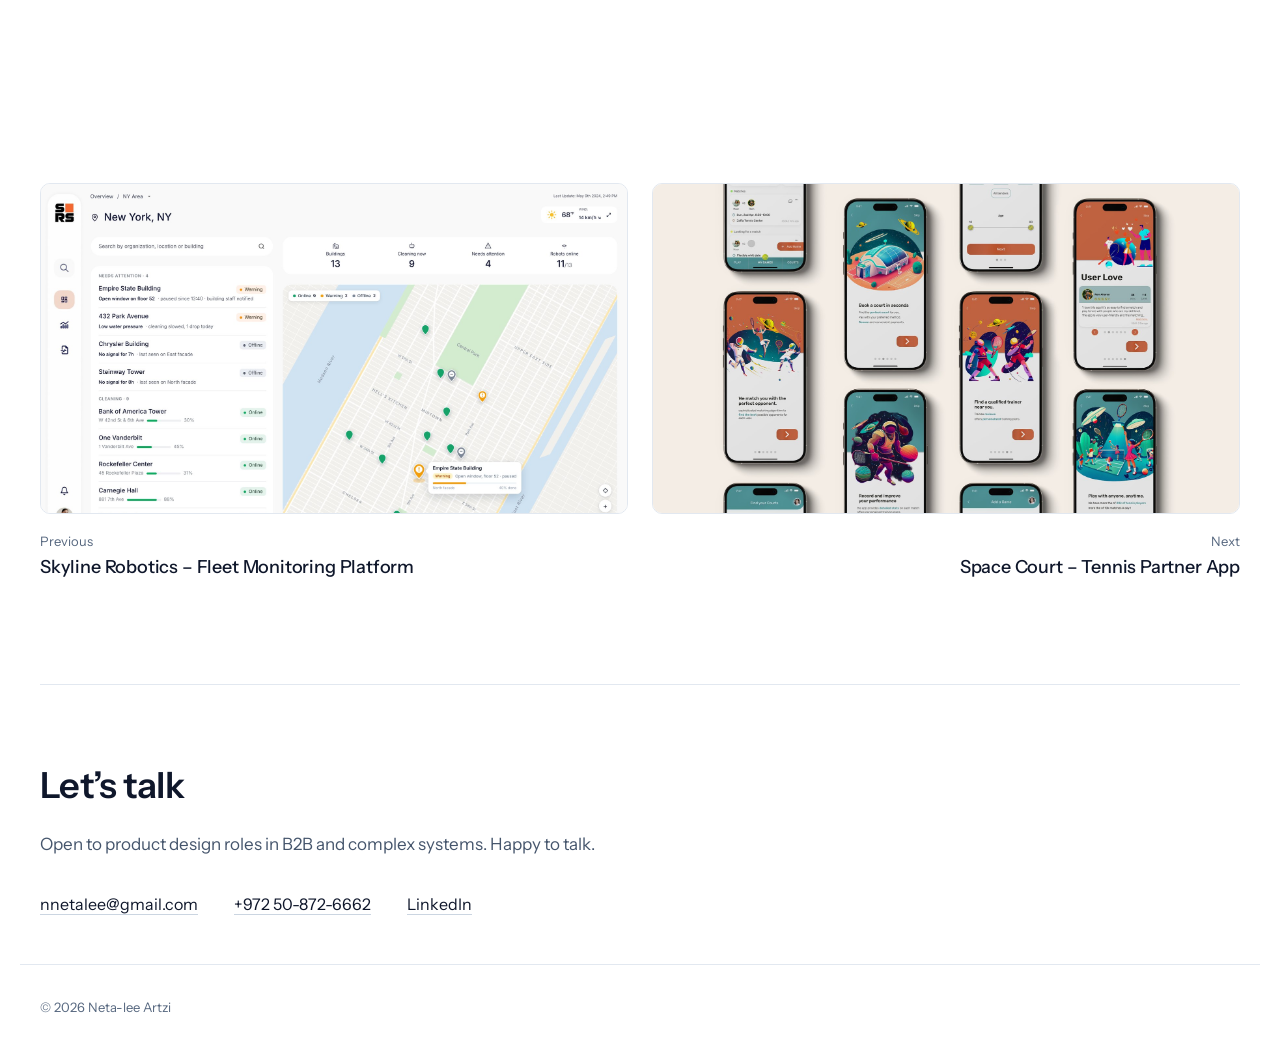
<file: stealth.html>
<!doctype html>
<html lang="en">
<head>
<meta charset="utf-8">
<meta name="viewport" content="width=device-width, initial-scale=1, viewport-fit=cover">
<title>Stealth – Development Intelligence Platform | Neta-lee Artzi</title>
<meta name="description" content="Case study: an analytics platform that shows R&amp;D leaders how their teams build software, and what it costs.">
<meta property="og:type" content="website">
<meta property="og:title" content="Stealth – Development Intelligence Platform | Neta-lee Artzi">
<meta property="og:description" content="Case study: an analytics platform that shows R&amp;D leaders how their teams build software, and what it costs.">
<link rel="canonical" href="https://www.neta-leeartzi.com/stealth">
<meta property="og:url" content="https://www.neta-leeartzi.com/stealth">
<link rel="icon" href="/assets/na-logo.svg" type="image/svg+xml">
<link rel="preconnect" href="https://fonts.googleapis.com">
<link rel="preconnect" href="https://fonts.gstatic.com" crossorigin>
<link rel="stylesheet" href="https://fonts.googleapis.com/css2?family=Instrument+Sans:wght@400;500;600&display=swap">
<link rel="stylesheet" href="/assets/style.css">
<script>(function(){var me=false;try{var q=location.search;if(/[?&]me(=|&|$)/.test(q)){localStorage.setItem('nla-me','1');history.replaceState(null,'',location.pathname+location.hash);addEventListener('DOMContentLoaded',function(){var t=document.createElement('div');t.textContent='Your visits on this browser are no longer counted';t.style.cssText='position:fixed;left:50%;bottom:24px;transform:translateX(-50%);background:#111;color:#fff;font:14px/1.4 system-ui,sans-serif;padding:10px 16px;border-radius:8px;z-index:9999';document.body.appendChild(t);setTimeout(function(){t.remove()},4000)})}if(/[?&]notme(=|&|$)/.test(q))localStorage.removeItem('nla-me');me=localStorage.getItem('nla-me')==='1'}catch(e){}if(me||!/(^|[.])neta-leeartzi[.]com$/.test(location.hostname))return;var s=document.createElement('script');s.defer=true;s.src='/_vercel/insights/script.js';document.head.appendChild(s);var w=document.createElement('script');w.defer=true;w.src='/assets/visit.js';document.head.appendChild(w);window.va=window.va||function(){(window.vaq=window.vaq||[]).push(arguments)};(function(c,l,a,r,i,t,y){c[a]=c[a]||function(){(c[a].q=c[a].q||[]).push(arguments)};t=l.createElement(r);t.async=1;t.src="https://www.clarity.ms/tag/"+i;y=l.getElementsByTagName(r)[0];y.parentNode.insertBefore(t,y);})(window,document,"clarity","script","zadvvgbm4c")})();</script>
</head>
<body class="case p-stealth">
<a class="skip" href="#main">Skip to content</a>
<header class="site-header plain">
  <div class="wrap">
    <a class="brand" href="/"><img src="/assets/na-logo.svg" width="23" height="24" alt=""><span><b>Neta-lee Artzi</b><small>Product Designer</small></span></a>
    <nav class="topnav" aria-label="Main"><a href="/#work">Work</a><a href="#contact">Contact</a></nav>
  </div>
</header>
<main id="main">
<div class="wrap case-hero">
  <a class="back" href="/#work"><svg width="14" height="14" viewBox="0 0 16 16" fill="none" aria-hidden="true"><path d="M3 8h9M8.5 4.5 12 8l-3.5 3.5" stroke="currentColor" stroke-width="1.5" stroke-linecap="square"/></svg> All work</a>
  <div class="hero-grid art-right"><div><p class="company">Stealth</p><h1>Development Intelligence Platform</h1><p class="subtitle">B2B analytics for R&D leaders</p><div class="lede"><p>An early-stage startup building a development-intelligence platform. It unifies data from Git, project management and GenAI tools to show R&D leaders how their teams build software, and what it costs.</p><p>I was the only designer, working with three engineers and early customers. I defined and designed new features based on what customers needed to see, and redesigned a product that until then had been designed by the engineers themselves.</p></div><ul class="chips" aria-label="Topics"><li>Competitive analysis</li><li>Solo designer</li><li>Dev tools</li><li>B2B</li><li>SaaS</li></ul></div><div class="hero-art radar"><img src="/img/stealth/radar.svg" alt="" width="319" height="443"></div></div>
  <dl class="overview" style="--cols: 4"><div><dt>Role</dt><dd>Freelance Product Designer (on-site)</dd></div><div><dt>Timeline</dt><dd>2023</dd></div><div><dt>Team</dt><dd>1 Designer, 3 Engineers</dd></div><div><dt>Platform</dt><dd>SaaS Platform</dd></div></dl>
</div>
<img src="/img/stealth/hero.jpg?v=2" alt="Stealth platform screens laid out in perspective: spend, activity, integrations and developer profile" width="2400" height="1375" class="banner" loading="lazy" decoding="async"><section class="section">
  <div class="wrap">
    <p class="eyebrow">The challenge</p>
    <h2>The data R&amp;D leaders need is spread across separate tools</h2>
    
    <div class="stack" style="margin-top: clamp(40px, 5vw, 64px)"><div class="split"><div class="panel"><p>Leaders can’t clearly understand productivity, AI impact, or how resources map to business goals.</p><p class="listlabel">Pain points</p><ul class="dots"><li>Data is fragmented across multiple tools with no unified view.</li><li>There is no clear way to measure the impact of GenAI on productivity or quality.</li><li>Engineering effort is not translated into cost, ROI or business value.</li><li>Leaders are expected to make decisions without reliable, consistent data.</li></ul></div></div></div>
  </div>
</section>
<section class="section">
  <div class="wrap">
    <p class="eyebrow">The solution</p>
    <h2>One analytics layer for all the data, with a view for each stakeholder</h2>
    <p class="lead">It shows productivity, quality, cost and the impact of GenAI tools in one place. The platform brings Git, project management, and GenAI data into one overview. Leaders can start with an organization-wide view and drill down into the teams or repositories behind the numbers.</p>
    <div class="stack" style="margin-top: clamp(40px, 5vw, 64px)"><div class="shot"><img src="/img/stealth/solution-screen.jpg" alt="Main dashboard with repository, branch, commit and code-review totals, spend, and engineering efficiency" width="1400" height="875" loading="lazy" decoding="async"></div></div>
  </div>
</section>
<section class="section">
  <div class="wrap">
    <p class="eyebrow">Who it’s for</p>
    <h2>Three leaders, three altitudes</h2>
    <p class="lead">They all look at the same data, from a different height: the CEO at cost, the VP R&amp;D at the organization, the engineering manager at a team. That’s why the platform opens on an organization-wide view and lets each user drill down to a team or a single developer.</p>
    <div class="stack" style="margin-top: clamp(40px, 5vw, 64px)"><ul class="cards" style="--cols: 3"><li class="card"><h3>CEO &amp; founder</h3><p class="muted">Leads the company and has to make smart investments, with little time for detail.</p><p class="strong">“I want to understand the cost of projects and how to improve the wasted spend.”</p><p class="listlabel">Needs to</p><ul class="dots accent"><li>See spend in dollars, by product, repository, team and developer</li><li>Find wasted spend, and who spends the most</li><li>Track progress against goals and spot risks early</li></ul><p class="foot">Answered by: Overview, Jira Spend</p></li><li class="card"><h3>VP R&amp;D</h3><p class="muted">Runs a large R&amp;D organization across several regions, and answers to the C-level.</p><p class="strong">“Is our engineering budget going to the right places?”</p><p class="listlabel">Needs to</p><ul class="dots accent"><li>Manage budget and operational efficiency</li><li>Report team performance to the C-level</li><li>Spot risks, delays and inefficiencies early</li></ul><p class="foot">Answered by: Jira Spend, Activity</p></li><li class="card"><h3>Engineering manager</h3><p class="muted">Leads a team of 12–15 engineers, and needs to show its impact to leadership.</p><p class="strong">“Where is my team stuck, and how do I prove what we deliver?”</p><p class="listlabel">Needs to</p><ul class="dots accent"><li>Track individual and team productivity</li><li>Find bottlenecks in the development workflow</li><li>Justify resource allocation decisions</li></ul><p class="foot">Answered by: Activity, Developer profile</p></li></ul></div>
  </div>
</section>
<section class="section">
  <div class="wrap">
    <p class="eyebrow">Information architecture</p>
    <h2>Defining system flows</h2>
    <p class="lead">I mapped the user journey to find the key pain points and opportunities across the experience.</p>
    <div class="stack" style="margin-top: clamp(40px, 5vw, 64px)"><ol class="levels"><li><p class="lnum"><span>1</span>Entry point</p><p class="lname">Overview Dashboard</p><p class="lmeta">Aggregate KPIs • High-level business metrics</p></li><li><p class="lnum"><span>2</span>Entity selection</p><p class="lname">Repository, product or team</p><p class="lmeta">Filter by entity • Contextual navigation</p></li><li><p class="lnum"><span>3</span>Detail view</p><p class="lname">Entity-specific analytics</p><p class="lmeta">Operational metrics • Granular data</p></li><li><p class="lnum"><span>4</span>Integration</p><p class="lname">Issue tracking</p><p class="lmeta">Development correlation • Project sync</p></li></ol><div class="diagram"><img src="/img/stealth/flow.png" alt="System flow: from the overview dashboard and its spend metrics, the user picks a repository, product or team, and reaches a detail screen with repository overview, developer information, benchmarks, code contribution, time distribution and team metrics" width="2202" height="2388" loading="lazy" decoding="async"></div></div>
  </div>
</section>
<section class="section">
  <div class="wrap">
    <p class="eyebrow">Research and insights</p>
    <h2>Competitive analysis</h2>
    <p class="lead">Out of five competitors I analyzed in depth, I’m highlighting three here, with their main features, strengths and limitations. It’s a snapshot of the full research that guided my design decisions.</p>
    <div class="stack" style="margin-top: clamp(40px, 5vw, 64px)"><ul class="cards" style="--cols: 3"><li class="card"><h3>Competitor 1</h3><dl><div><dt>Key features</dt><dd>Cycle time metrics, Automation bot, Slack integration</dd></div><div><dt>Strength</dt><dd>Intuitive, easy-to-use interface</dd></div><div><dt>Limitation</dt><dd>No cost or ROI insights</dd></div></dl><p class="foot">Lacks financial reporting</p></li><li class="card"><h3>Competitor 2</h3><dl><div><dt>Key features</dt><dd>Code-level reporting, PR and commit analytics, Benchmarking</dd></div><div><dt>Strength</dt><dd>Detailed insights into code</dd></div><div><dt>Limitation</dt><dd>Limited team performance breakdowns</dd></div></dl><p class="foot">Less focused on team leaders</p></li><li class="card"><h3>Competitor 3</h3><dl><div><dt>Key features</dt><dd>Engineering dashboards, Correlates DevOps data, Review workflow metrics</dd></div><div><dt>Strength</dt><dd>Comprehensive set of reports</dd></div><div><dt>Limitation</dt><dd>No deep dive into GenAI impact</dd></div></dl><p class="foot">Focuses on DevOps practices</p></li></ul></div>
  </div>
</section>
<section class="section">
  <div class="wrap">
    <p class="eyebrow">Insight 01</p>
    <h2>Most tools don’t talk money</h2>
    <p class="lead">Most of the competitors didn’t show cost or ROI. And in our own product, designed by the engineers before I joined, spend was a table of amounts where nothing said whether a number was good or bad.</p>
    <div class="stack" style="margin-top: clamp(40px, 5vw, 64px)"><div><p class="listlabel">Added financial indicators to every chart</p><ul class="dots"><li>Quarterly savings comparisons</li><li>Tooltips translating % to $</li><li>Direct links to Jira cost items</li></ul></div><figure class="solo"><p class="pair-label">Before</p><div class="shot"><img src="/img/stealth/before-spend.jpg?v=2" alt="The existing Spend screen: a spend breakdown table with green and red amount boxes, and two monthly charts with no labels or context" width="2400" height="1834" loading="lazy" decoding="async"></div><figcaption>Spend was a table of amounts and two monthly charts. Every number looked equally important, and nothing said whether it was good or bad.</figcaption></figure><figure class="solo"><p class="pair-label">After</p><div class="shot"><img src="/img/stealth/jira-spend.jpg" alt="The redesigned Jira Spend screen with spend cards, a trend by issue type and top repositories by spend" width="1440" height="900" loading="lazy" decoding="async"></div><figcaption>Total, tracked, untracked and over-estimated spend against last quarter, spend by issue type over time, and the repositories that cost the most. Figures shown are sample data.</figcaption></figure></div>
  </div>
</section>
<section class="section">
  <div class="wrap">
    <p class="eyebrow">Insight 02</p>
    <h2>There’s data, but no depth</h2>
    <p class="lead">Leaders could see a number, but not follow it down to the team or the person behind it. So I built drill-down into every widget, from group to team to a single developer.</p>
    <div class="stack" style="margin-top: clamp(40px, 5vw, 64px)"><div><p class="listlabel">Built drill-down into every widget</p><ul class="dots"><li>Navigation from group → team → individual</li><li>Filtering by repo, quarter or GenAI tool</li><li>Quick access to team-specific insights</li></ul></div><figure class="solo"><div class="shot"><img src="/img/stealth/developer-profile.jpg" alt="Developer profile with contributions, reviews and trends" width="1440" height="900" loading="lazy" decoding="async"></div><figcaption>A developer’s profile: a performance rating across ownership, survival, contribution, frequency and impact, their activity trend over time, code review time and engineering KPIs. Figures shown are sample data.</figcaption></figure></div>
  </div>
</section>
<section class="section">
  <div class="wrap">
    <p class="eyebrow">Insight 03</p>
    <h2>GenAI is present but not measured</h2>
    <p class="lead">Teams were already using GenAI tools, but there was no way to see what they changed. I designed the Activity dashboard so R&amp;D leaders could compare code survival, review turnaround time and time to value between pilot teams and other teams.</p>
    <div class="stack" style="margin-top: clamp(40px, 5vw, 64px)"><div><p class="listlabel">Designed a dedicated GenAI impact dashboard</p><ul class="dots"><li>Engineering KPIs by pilot group</li><li>Review turnaround time</li><li>Usage trends by group and quarter</li></ul></div><figure class="solo"><div class="shot"><img src="/img/stealth/activity.jpg?v=2" alt="Activity dashboard comparing the GenAI POC group with other teams" width="1440" height="900" loading="lazy" decoding="async"></div><figcaption>Teams using GenAI tools (the POC group) compared with the rest, across groups, teams and repositories. Figures shown are sample data.</figcaption></figure></div>
  </div>
</section>
<section class="section">
  <div class="wrap">
    <p class="eyebrow">Setup</p>
    <h2>Getting the data in</h2>
    <p class="lead">All of this depends on connecting the tools the data comes from.</p>
    <div class="stack" style="margin-top: clamp(40px, 5vw, 64px)"><figure class="solo"><div class="shot"><img src="/img/stealth/integrations.jpg" alt="Integrations page listing project management, Git and CI/CD tools" width="1440" height="900" loading="lazy" decoding="async"></div><figcaption>Connecting the tools the data comes from: project management, Git and CI/CD.</figcaption></figure><figure class="solo"><div class="shot"><img src="/img/stealth/connect-github.jpg?v=2" alt="GitHub connection setup with OAuth and personal access token options" width="1440" height="900" loading="lazy" decoding="async"></div><figcaption>A guided setup for each integration, with OAuth and personal access token options.</figcaption></figure></div>
  </div>
</section>
<section class="section">
  <div class="wrap">
    <p class="eyebrow">Outcome</p>
    <h2>Shipped to early customers</h2>
    <p class="lead">The screens shipped to early customers, who used them and gave feedback.</p>
    <div class="stack" style="margin-top: clamp(40px, 5vw, 64px)"><ul class="cards" style="--cols: 3"><li class="card"><h3>Researched</h3><p class="muted">A competitive analysis of five products, and personas for the CEO, the VP R&amp;D and the engineering manager.</p></li><li class="card"><h3>Redesigned</h3><p class="muted">A product the engineers had designed themselves, starting with how spend is shown.</p></li><li class="card"><h3>Designed</h3><p class="muted">New screens for what customers needed to see: Jira Spend, GenAI impact, the developer profile and integration setup.</p></li></ul><div class="tradeoff" style="max-width: 720px"><p>Trade-off</p><p>With the product still being validated, we prioritized speed over a formal design system.</p></div></div>
  </div>
</section>
<nav class="wrap prevnext" aria-label="More case studies"><a class="prev" href="/skyline"><img src="/img/home/skyline.jpg" alt="" width="1800" height="1106" loading="lazy" decoding="async"><span><small>Previous</small><b>Skyline Robotics – Fleet Monitoring Platform</b></span></a><a class="next" href="/space-court"><img src="/img/home/space-court.jpg" alt="" width="1800" height="1200" loading="lazy" decoding="async"><span><small>Next</small><b>Space Court – Tennis Partner App</b></span></a></nav>
</main>
<section class="wrap" id="contact" aria-labelledby="contact-h">
  <div class="contact">
    <h2 id="contact-h">Let’s talk</h2>
    <p>Open to product design roles in B2B and complex systems. Happy to talk.</p>
    <ul>
      <li><a href="mailto:nnetalee@gmail.com">nnetalee@gmail.com</a></li>
      <li><a href="tel:+972508726662">+972 50-872-6662</a></li>
      <li><a href="https://www.linkedin.com/in/neta-leeartzi/" target="_blank" rel="noopener">LinkedIn</a></li>
    </ul>
  </div>
</section>
<footer class="site-footer"><div class="wrap"><span>© 2026 Neta-lee Artzi</span></div></footer>
</body>
</html>
</file>
<file: assets/style.css>
/* ==========================================================================
   Neta-lee Artzi portfolio
   Light, calm, structured. Slate ink and lines on white; Skyline orange as the one accent.
   Edit the tokens below to change colors and fonts across the whole site.
   ========================================================================== */
:root {
  --bg: #ffffff;
  --hero: #f4f6f9;
  --panel: #f8fafc;
  --line: #e2e8f0;
  --line-strong: #cbd5e1;
  --ink: #0f172b;
  --ink-2: #314158;
  --muted: #45556c;
  --faint: #56677f;
  --accent: #e8521a;      /* dots, focus rings */
  --accent-text: #c2410c; /* orange text: passes 4.5:1 contrast */
  --seal: #d33a2c;
  --frame: #ff5e1b;       /* frame around screenshots on case pages */
  --tint: #f8fafc;        /* tinted sections on case pages */
  --font: "Instrument Sans", system-ui, -apple-system, "Segoe UI", sans-serif;
  --font-cap: "Newsreader", Georgia, serif;
  color-scheme: light;
}

* { box-sizing: border-box; }
html { scroll-behavior: smooth; scroll-padding-top: 88px; }
body { margin: 0; background: var(--bg); color: var(--ink); font: 400 16px/1.6 var(--font); -webkit-font-smoothing: antialiased; }
img { max-width: 100%; height: auto; }
a { color: inherit; }
:focus-visible { outline: 2px solid var(--accent); outline-offset: 3px; }
h1, h2, h3, p, figure { margin: 0; }
h1, h2, h3 { text-wrap: balance; }
.wrap { width: 100%; max-width: 1240px; margin-inline: auto; padding-left: max(20px, env(safe-area-inset-left, 0px)); padding-right: max(20px, env(safe-area-inset-right, 0px)); }
.skip { position: absolute; left: 12px; top: -48px; background: var(--ink); color: #fff; padding: 8px 12px; z-index: 20; text-decoration: none; }
.skip:focus { top: 12px; }
.sr-only { position: absolute; width: 1px; height: 1px; overflow: hidden; clip: rect(0 0 0 0); white-space: nowrap; }

/* ---------- Header ---------- */
.site-header { position: sticky; top: 0; z-index: 50; background: var(--hero); transition: background-color .2s ease, box-shadow .2s ease; }
.site-header.scrolled { background: rgba(255, 255, 255, .92); -webkit-backdrop-filter: saturate(1.4) blur(10px); backdrop-filter: saturate(1.4) blur(10px); box-shadow: 0 1px 0 var(--line); }
.site-header.plain { background: rgba(255, 255, 255, .92); -webkit-backdrop-filter: saturate(1.4) blur(10px); backdrop-filter: saturate(1.4) blur(10px); border-bottom: 1px solid var(--line); }
.site-header .wrap { display: flex; align-items: center; justify-content: space-between; height: 72px; }
.brand { display: flex; align-items: center; gap: 12px; text-decoration: none; }
.brand img { display: block; width: 26px; height: auto; }
.brand b { display: block; font-weight: 500; font-size: 14px; line-height: 1.2; }
.brand small { display: block; color: var(--faint); font-size: 12px; line-height: 1.2; }
.topnav { display: flex; gap: 28px; font-size: 14px; }
.topnav a { text-decoration: none; color: var(--muted); padding-block: 12px; }
.topnav a:hover, .topnav a[aria-current] { color: var(--ink); }

/* ---------- Home hero (grain only here) ---------- */
.hero { position: relative; background: linear-gradient(to bottom, var(--hero) 0%, var(--hero) 72%, var(--bg) 100%); }
.grain { position: absolute; inset: 0; pointer-events: none; background-size: 180px 180px;
  -webkit-mask-image: linear-gradient(to bottom, #000 0%, #000 60%, transparent 100%);
          mask-image: linear-gradient(to bottom, #000 0%, #000 60%, transparent 100%); }
.hero .wrap { position: relative; padding-block: 64px 156px; }

.nowrap { white-space: nowrap; }
.hero h1 { font-weight: 600; font-size: clamp(34px, 5.4vw, 60px); line-height: 1.05; letter-spacing: -.03em; }
.hero .sub { margin-top: 12px; color: var(--faint); font-size: 16px; }
.hero .intro { margin-top: 24px; color: var(--muted); max-width: 58ch; font-size: 17px; }

/* Tools: logos only, name on hover/focus */
.tools { margin: 32px 0 0; display: flex; flex-wrap: wrap; gap: 4px; padding: 0; list-style: none; }
.tools li { position: relative; }
.tools .ico { width: 44px; height: 44px; border-radius: 11px; display: grid; place-items: center; background: #fff; border: 1px dashed var(--line-strong); color: #94a3b8; font-size: 10px; font-weight: 600; transition: transform .2s ease; }
.tools .ico img { display: block; width: 28px; height: 28px; object-fit: contain; }
.tools .ico:has(img) { border: 0; background: none; }
.tools li:hover .ico { transform: translateY(-2px); }
.tools .tip { position: absolute; left: 50%; top: calc(100% + 8px); transform: translateX(-50%); background: var(--ink); color: #fff; font-size: 12px; line-height: 1; padding: 6px 8px; border-radius: 4px; white-space: nowrap; opacity: 0; pointer-events: none; transition: opacity .15s ease; z-index: 3; }
.tools li:hover .tip, .tools li:focus-within .tip { opacity: 1; }
.tools li[tabindex]:focus-visible { outline: none; }
.tools li[tabindex]:focus-visible .ico { outline: 2px solid var(--accent); outline-offset: 2px; }
.hobbies-slot { margin-top: 36px; min-height: 58px; }

/* Hobbies animation (Neta-lee's own component) */
.hobbies { display: flex; flex-direction: row-reverse; justify-content: flex-end; align-items: center; gap: 6px; color: var(--ink); }
.hobbies .stage { width: 96px; flex: none; aspect-ratio: 5 / 3; }
.hobbies svg { width: 100%; height: 100%; display: block; overflow: visible; }
.hobbies .ink { fill: none; stroke: #16171b; stroke-width: 3.4; stroke-linecap: round; stroke-linejoin: round; }
.hobbies .thin { stroke-width: 2.4; }
.hobbies .solid { fill: #16171b; stroke: none; }
.hobbies .red { fill: var(--seal); stroke: none; }
.hobbies .scene { opacity: 0; }
.hobbies .txt { display: grid; gap: 3px; width: 184px; flex: none; }
.hobbies .lead { margin: 0; font-size: 11px; letter-spacing: .12em; text-transform: uppercase; color: #6b6e76; }
.hobbies .cap { margin: 0; min-height: 1.3em; font: italic 400 18px/1.3 var(--font-cap); color: #16171b; transition: opacity .35s ease; }

/* ---------- Home: project rows ---------- */
.project { position: relative; display: grid; grid-template-columns: minmax(0, 7fr) minmax(0, 5fr); column-gap: clamp(32px, 6vw, 96px); row-gap: 48px; align-items: start; padding-block: clamp(56px, 7vw, 96px); }
.project > .text { padding-top: 48px; }
.project + .project { border-top: 1px solid var(--line); }
.work .project:first-of-type { padding-top: clamp(24px, 4vw, 48px); }
.project:nth-of-type(even) { grid-template-columns: minmax(0, 5fr) minmax(0, 7fr); }
.project .text { order: 2; display: grid; gap: 20px; justify-items: start; min-width: 0; }
.project:nth-of-type(even) .text { order: 0; }
.visual-col { min-width: 0; }
.ptitle { display: flex; flex-direction: column; align-items: flex-start; gap: 12px; }
.plogo { height: 28px; min-width: 28px; padding: 0 8px; display: grid; place-items: center; border: 1px dashed var(--line-strong); border-radius: 6px; font-size: 11px; font-weight: 600; color: var(--faint); background: var(--panel); }
.plogo:has(img) { border: 0; padding: 0; background: none; }
.plogo img { height: 28px; width: auto; }
.ptitle h3 { font-size: 19px; font-weight: 600; letter-spacing: -.01em; line-height: 1.3; }
.project .one { font-size: clamp(19px, 1.9vw, 24px); line-height: 1.45; color: var(--ink-2); letter-spacing: -.01em; max-width: 30ch; }
.btn { margin-top: 8px; display: inline-flex; align-items: center; gap: 10px; padding: 11px 20px; border: 1.5px solid var(--ink); color: var(--ink); font-weight: 500; font-size: 15px; text-decoration: none; transition: background .2s ease, color .2s ease; }
.project .btn::after { content: ""; position: absolute; inset: 0; z-index: 2; }
.btn svg { transition: transform .2s ease; }
.project:hover .btn, .project:focus-within .btn { background: var(--ink); color: #fff; }
.project:hover .btn svg { transform: translateX(3px); }
.project:has(.btn:focus-visible) { outline: 2px solid var(--accent); outline-offset: 8px; }
.btn:focus-visible { outline: none; }

/* Visual: device frame + two floating details (top-left, bottom-right) */
.visual { position: relative; min-width: 0; padding: 28px 0; }
.device { position: relative; background: #111827; border-radius: 16px; padding: 12px; box-shadow: 0 30px 60px -20px rgba(15, 23, 43, .35); transition: transform .5s cubic-bezier(.2,.7,.2,1); }
.device .screen { aspect-ratio: 16 / 10; border-radius: 6px; background: #fff; overflow: hidden; }
.device .screen img { display: block; width: 100%; height: 100%; object-fit: cover; object-position: top left; }
.float { position: absolute; background: #fff; border: 1px solid var(--line); border-radius: 10px; box-shadow: 0 16px 40px -12px rgba(15, 23, 43, .28); padding: 6px; overflow: hidden; transition: transform .5s cubic-bezier(.2,.7,.2,1); }
.float img { display: block; width: 100%; height: auto; border-radius: 6px; }
.float.f1 { top: 0; left: -6%; }
.float.f2 { bottom: 0; right: -5%; }
.visual .tile { display: block; width: 100%; height: auto; border-radius: 14px; transition: transform .5s cubic-bezier(.2,.7,.2,1); }
.project:hover .device, .project:hover .visual .tile { transform: translateY(-4px); }
.project:hover .float.f1 { transform: translate(-4px, -6px); }
.project:hover .float.f2 { transform: translate(4px, 4px); }
.sample { margin-top: 14px; font-size: 12px; color: var(--faint); }

/* A second, smaller project from the same company */
.also-card { grid-column: 1 / -1; order: 3; position: relative; z-index: 3; display: flex; align-items: center; gap: 24px; padding: 12px 24px 12px 12px; background: var(--panel); border: 1px solid var(--line); border-radius: 12px; text-decoration: none; color: var(--ink); transition: border-color .2s ease, background .2s ease; }
.also-card img { width: 132px; height: 72px; object-fit: cover; object-position: left top; border-radius: 6px; border: 1px solid var(--line); flex: none; background: #fff; }
.also-card .ac-name { display: grid; gap: 2px; flex: none; }
.also-card small { font-size: 12px; color: var(--faint); }
.also-card b { font-size: 16px; font-weight: 600; }
.also-card .ac-line { flex: 1; min-width: 0; font-size: 14px; color: var(--muted); }
.also-card .ac-cta { flex: none; display: inline-flex; align-items: center; gap: 8px; font-size: 14px; font-weight: 500; }
.also-card .ac-cta svg { transition: transform .2s ease; }
.also-card:hover { border-color: #94a3b8; background: #fff; }
.also-card:hover .ac-cta svg { transform: translateX(3px); }

/* ---------- Contact + footer (all pages) ---------- */
.contact { border-top: 1px solid var(--line); padding-block: 72px 40px; display: grid; gap: 16px; }
.contact { position: relative; }
.contact:has(.ink) { grid-template-columns: 220px minmax(0, 1fr); column-gap: 40px; align-items: center; }
.contact .ink { grid-column: 1; grid-row: 1; align-self: center; width: 290px; max-width: none; height: auto; pointer-events: none; position: relative; z-index: 0; }
.contact:has(.ink) > :not(.ink) { grid-column: 2; }
.ct-text { display: grid; gap: 16px; grid-row: 1; align-self: center; padding-top: 28px; position: relative; z-index: 1; }
.contact > :not(.ink) { position: relative; }
@media (max-width: 880px) { .contact .ink { display: none; } .contact:has(.ink) { grid-template-columns: 1fr; } .contact:has(.ink) > :not(.ink) { grid-column: 1; } }
.contact h2 { font-size: clamp(28px, 3.4vw, 36px); font-weight: 600; letter-spacing: -.02em; }
.contact p { color: var(--muted); font-size: 17px; }
.contact ul { list-style: none; padding: 0; margin: 12px 0 0; display: flex; flex-wrap: wrap; gap: 10px 36px; font-size: 16px; }
.contact ul li { padding-block: 6px; }
.contact ul a { text-decoration: none; border-bottom: 1px solid var(--line-strong); }
.contact ul a:hover { border-color: var(--ink); }
.site-footer .wrap { padding-block: 32px 24px; font-size: 13px; color: var(--faint); display: flex; justify-content: space-between; gap: 16px; flex-wrap: wrap; border-top: 1px solid var(--line); }
.site-footer a { color: var(--muted); }

/* ==========================================================================
   Case study pages: layout follows Neta-lee's Wix pages, with more air
   ========================================================================== */
.case main { overflow-x: clip; }
.light { font-weight: 400; letter-spacing: -.02em; }

/* Small section label with a line before it */
.eyebrow { display: flex; align-items: center; gap: 12px; font-size: 12px; letter-spacing: .1em; text-transform: uppercase; color: var(--faint); }
.eyebrow::before { content: ""; width: 48px; height: 2px; background: var(--accent); flex: none; }

/* Hero */
.case-hero { padding-block: 32px clamp(64px, 8vw, 104px); }
.back { display: inline-flex; align-items: center; gap: 8px; font-size: 14px; color: var(--muted); text-decoration: none; padding-block: 10px; }
.back:hover { color: var(--ink); }
.back svg { transform: rotate(180deg); }
.hero-grid { margin-top: 24px; display: grid; grid-template-columns: minmax(0, 1fr); gap: 40px; align-items: center; }
.hero-grid.art-left { grid-template-columns: 300px minmax(0, 1fr); gap: clamp(32px, 5vw, 72px); }
.hero-grid.art-right { grid-template-columns: minmax(0, 1fr) 280px; gap: clamp(32px, 5vw, 72px); }
.hero-grid.side-box { grid-template-columns: minmax(0, 1fr) 300px; align-items: start; gap: clamp(32px, 5vw, 72px); }
.hero-art { min-width: 0; }
.hero-art.robot { margin-left: calc(-1 * max(20px, (100vw - 1240px) / 2 + 20px)); }
.hero-art.robot img { display: block; width: 100%; max-width: 338px; height: auto; }
.hero-art.radar img { display: block; width: 100%; max-width: 280px; height: auto; margin-inline: auto; }
.case-hero h1 { font-weight: 400; font-size: clamp(38px, 5vw, 56px); line-height: 1.08; letter-spacing: -.03em; }
.case-hero .subtitle { margin-top: 12px; font-size: clamp(18px, 1.8vw, 20px); color: var(--muted); line-height: 1.45; max-width: 52ch; }
.case-hero .lede { margin-top: 28px; display: grid; gap: 14px; max-width: 64ch; color: var(--ink-2); font-size: 16px; }
.chips { display: flex; flex-wrap: wrap; gap: 8px; padding: 0; margin: 28px 0 0; list-style: none; }
.chips li { font-size: 11.5px; letter-spacing: .06em; text-transform: uppercase; line-height: 1; padding: 7px 10px; border: 1px solid var(--line); background: var(--panel); color: var(--ink-2); border-radius: 4px; }
.chips.top { margin: 0 0 20px; }
.overview { margin: 40px 0 0; display: grid; grid-template-columns: repeat(var(--cols, 4), minmax(0, 1fr)); border: 1px solid var(--line); border-radius: 12px; background: var(--panel); }
.overview div { padding: 18px 22px; }
.overview div + div { border-left: 1px solid var(--line); }
.overview dt { font-size: 12.5px; color: var(--faint); }
.overview dd { margin: 4px 0 0; font-size: 15px; font-weight: 500; color: var(--ink); }
.hero-shot { margin-top: 48px; }
.hero-shot img { display: block; width: 100%; height: auto; }

/* Full-width image band (collage) */
.banner { display: block; width: 100%; height: auto; aspect-ratio: 1440 / 600; object-fit: cover; background: var(--panel); }

/* Sections */
.section { padding-block: clamp(88px, 10vw, 140px); }
.section.tint { background: var(--tint); }
.section + .section:not(.tint) { border-top: 1px solid var(--line); }
.section.tint + .section { border-top: 0; }
.section h2 { margin-top: 18px; font-weight: 400; font-size: clamp(28px, 3.2vw, 36px); line-height: 1.2; letter-spacing: -.02em; max-width: 30ch; }
.section .lead { margin-top: 18px; max-width: 66ch; color: var(--muted); font-size: 16px; }
.section .lead + .lead { margin-top: 10px; }
.stack.stack > * + * { margin-top: clamp(40px, 5vw, 64px); }
.stack.stack > .callouts { margin-top: 24px; }
.stack.stack > :has(> .subhead) + * { margin-top: 24px; }
.subsection { padding-top: clamp(72px, 8vw, 112px); }
.subhead { font-size: 20px; font-weight: 500; letter-spacing: -.01em; }

/* Challenge / Solution: tinted panel next to an image */
.split { display: grid; grid-template-columns: minmax(0, 1fr) minmax(0, 1fr); gap: clamp(40px, 5vw, 72px); align-items: center; }
.panel { border-radius: 12px; padding: clamp(28px, 3vw, 40px); background: #fbf8f7; border: 1px solid #f1e9e6; }
.panel.mint { background: #f5fbfa; border-color: #e1f0ed; }
.panel h3 { font-size: 18px; font-weight: 600; line-height: 1.4; letter-spacing: -.01em; }
.panel h3 + p { margin-top: 14px; }
.panel p { color: var(--muted); font-size: 15px; }
.listlabel { margin-top: 24px; font-size: 12px; letter-spacing: .1em; text-transform: uppercase; color: var(--faint); }
.dots { list-style: none; padding: 0; margin: 12px 0 0; display: grid; gap: 10px; }
.dots li { position: relative; padding-left: 18px; font-size: 15px; color: var(--ink-2); }
.dots li::before { content: ""; position: absolute; left: 0; top: .62em; width: 6px; height: 6px; border-radius: 50%; background: #d4483a; }
.dots.green li::before { background: #1f9d63; }
.dots.accent li::before { background: var(--accent); }
.split .media img { display: block; width: 100%; height: auto; }
.criteria { border: 1px solid var(--line); border-radius: 12px; padding: 22px 28px; }
.criteria p { font-size: 12px; letter-spacing: .1em; text-transform: uppercase; color: var(--ink); font-weight: 500; }
.criteria ul { list-style: none; padding: 0; margin: 14px 0 0; display: flex; flex-wrap: wrap; gap: 12px 32px; }
.criteria li { display: inline-flex; align-items: center; gap: 8px; font-size: 15px; color: var(--ink-2); }
.criteria svg { color: var(--faint); flex: none; }

/* Laptop frame drawn in CSS (for screenshots without a device) */
.laptop { width: 100%; max-width: 560px; margin-inline: auto; }
.laptop .lid { background: #151a23; border-radius: 16px 16px 4px 4px; padding: 3.2% 3.2% 4%; }
.laptop .lid img { display: block; width: 100%; height: auto; border-radius: 2px; }
.laptop .base { height: 14px; margin: 0 -7%; background: linear-gradient(#d7dbe1, #a9afb8); border-radius: 0 0 14px 14px; position: relative; }
.laptop .base::after { content: ""; position: absolute; left: 50%; top: 0; width: 18%; height: 5px; transform: translateX(-50%); background: #c3c8cf; border-radius: 0 0 6px 6px; }

/* Features (Oversee / Respond / Validate / Explore) */
.features { display: grid; grid-template-columns: minmax(0, 1fr) minmax(0, 1fr); gap: 72px clamp(40px, 5vw, 72px); align-items: start; }
.feature { display: grid; gap: 22px; }
.feature .fimg { order: 2; }
.feature:nth-child(even) .fimg { order: 0; }
.feature .fimg img { display: block; width: 100%; height: auto; border-radius: 10px; }
.feature .ftext { display: grid; gap: 8px; }
.ftitle { display: flex; align-items: center; gap: 12px; font-size: 18px; font-weight: 500; }
.ico-sq { width: 28px; height: 28px; border-radius: 6px; background: var(--ink); color: #fff; display: grid; place-items: center; flex: none; }
.feature .fdesc { color: var(--ink-2); font-size: 15.5px; }
.feature .ftags { color: var(--faint); font-size: 14px; }

/* Levels (information architecture) */
.levels { list-style: none; padding: 0; margin: 0; display: grid; grid-template-columns: repeat(4, minmax(0, 1fr)); gap: 16px; }
.levels li { border: 1px solid var(--line); border-radius: 12px; padding: 22px; display: grid; gap: 6px; align-content: start; background: #fff; }
.levels .lnum { display: flex; align-items: center; gap: 10px; font-weight: 600; font-size: 15px; }
.levels .lnum span { width: 24px; height: 24px; border-radius: 5px; background: var(--ink); color: #fff; display: grid; place-items: center; font-size: 12px; font-weight: 600; }
.levels .lname { font-size: 15px; color: var(--ink-2); }
.levels .lmeta { font-size: 13px; color: var(--faint); }
.diagram { max-width: 880px; margin-inline: auto; }
.diagram img { display: block; width: 100%; height: auto; }

/* Screens: orange frame like the Wix pages, then callouts */
.frame { background: var(--frame); padding: clamp(8px, 1.3vw, 18px); }
.frame img { display: block; width: 100%; height: auto; }
.shot img { display: block; width: 100%; height: auto; border-radius: 10px; border: 1px solid var(--line); }
.callouts { list-style: none; padding: 0; margin: 0; display: grid; grid-template-columns: repeat(var(--cols, 3), minmax(0, 1fr)); gap: 16px; }
.callouts li { border: 1px solid var(--line); border-radius: 12px; padding: 24px; background: #fff; display: grid; gap: 8px; align-content: start; }
.callouts h3 { font-size: 16px; font-weight: 600; }
.callouts p { font-size: 15px; color: var(--muted); }
.callouts ul { margin: 4px 0 0; padding-left: 18px; display: grid; gap: 4px; font-size: 14px; color: var(--muted); }
.note { margin-top: 14px; }
.fig.narrow { max-width: 760px; margin-inline: auto; }
.note { font-size: 13px; color: var(--faint); }
.more { display: inline-flex; align-items: center; gap: 10px; font-weight: 500; font-size: 16px; text-decoration: none; border-bottom: 1px solid var(--line-strong); padding-bottom: 2px; }
.more:hover { border-color: var(--ink); }
.muted { color: var(--muted); }

/* Each project gets its own accent: same type and layout, different color.
   Skyline and Building Onboarding keep the default orange. */
.p-skyline { --tint: #fbf8f6; }
.p-stealth { --accent: #3aa197; --accent-text: #0f766e; --frame: #84c4be; --tint: #f4faf9; }
.p-space-court { --accent: #d9653b; --accent-text: #b4471f; --frame: #d9653b; --tint: #fbf7f4; }

/* Generic cards */
.cards { list-style: none; padding: 0; margin: 0; display: grid; grid-template-columns: repeat(var(--cols, 3), minmax(0, 1fr)); gap: 16px; }
.card { background: #fff; border: 1px solid var(--line); border-radius: 12px; padding: 28px; display: grid; gap: 10px; align-content: start; }
.tint .card { background: #fff; }
.card .num { font-size: 28px; font-weight: 400; color: var(--faint); line-height: 1.1; }
.card .tag { font-size: 12px; letter-spacing: .1em; text-transform: uppercase; color: var(--accent-text); }
.card h3 { font-size: 16px; font-weight: 600; line-height: 1.4; }
.card p { font-size: 15px; color: var(--muted); }
.card .strong { color: var(--ink); font-weight: 500; }
.card ul { margin: 2px 0 0; padding-left: 18px; color: var(--muted); font-size: 14.5px; display: grid; gap: 5px; }
.card dl { margin: 4px 0 0; display: grid; gap: 14px; }
.card dt { font-size: 12px; letter-spacing: .1em; text-transform: uppercase; color: var(--faint); }
.card dd { margin: 4px 0 0; font-size: 15px; color: var(--ink-2); }
.card:has(> .foot) { display: flex; flex-direction: column; gap: 10px; }
.card:has(> .foot) > .foot { margin-top: auto; }
.card .foot { margin-top: 6px; padding-top: 14px; border-top: 1px solid var(--line); font-size: 14px; color: var(--muted); }
.card .stat, .stat { font-size: clamp(32px, 3.4vw, 42px); font-weight: 400; letter-spacing: -.02em; line-height: 1.1; color: var(--ink); }
.stat.word { font-size: clamp(22px, 2vw, 26px); font-weight: 500; letter-spacing: -.01em; }
.card .ico-sq { margin-bottom: 6px; }
.pct { justify-self: start; font-size: 12px; font-weight: 600; padding: 3px 8px; border-radius: 4px; background: var(--ink); color: #fff; }

/* Key insight */
.keybox { background: var(--ink); color: #fff; border-radius: 12px; padding: clamp(32px, 4vw, 48px); }
.keybox p:first-child { font-size: 12px; letter-spacing: .1em; text-transform: uppercase; color: #a9b4c4; }
.keybox p + p { margin-top: 12px; font-size: clamp(20px, 2.3vw, 26px); line-height: 1.35; max-width: 40ch; }

/* Key learnings box */
.learnings { border: 1px solid var(--line); border-radius: 12px; padding: clamp(28px, 3vw, 40px); background: #fff; }
.learnings h3 { font-size: 18px; font-weight: 600; }
.learnings ul { list-style: none; padding: 0; margin: 20px 0 0; display: grid; grid-template-columns: 1fr 1fr; gap: 22px 48px; }
.learnings li { display: grid; grid-template-columns: 20px 1fr; gap: 2px 10px; }
.learnings li svg { grid-row: span 2; color: #1f9d63; margin-top: 3px; }
.learnings b { font-weight: 600; font-size: 15px; }
.learnings span { font-size: 14.5px; color: var(--muted); }

/* Design decisions (Building Onboarding) */
.decision + .decision { margin-top: clamp(64px, 7vw, 96px); padding-top: clamp(64px, 7vw, 96px); border-top: 1px solid var(--line); }
.decision .dhead { display: flex; align-items: baseline; gap: 16px; }
.decision .dnum { font-size: 40px; font-weight: 400; color: var(--faint); line-height: 1; }
.decision h3 { font-size: 22px; font-weight: 500; letter-spacing: -.01em; }
.dbody { margin-top: 24px; display: grid; grid-template-columns: minmax(0, 1fr) minmax(0, 1fr); gap: 24px 64px; }
.dbody p { color: var(--ink-2); }
.dbody p + p { margin-top: 14px; }
.dbody b { font-weight: 600; color: var(--ink); }
.tradeoff { margin-top: 20px; background: var(--panel); border: 1px solid var(--line); border-radius: 12px; padding: 20px 24px; }
.tradeoff p:first-child { font-size: 12px; letter-spacing: .1em; text-transform: uppercase; font-weight: 500; color: var(--accent-text); }
.tradeoff p + p { margin-top: 8px; font-size: 15px; color: var(--ink-2); }
.decision .fig-grid, .decision .fig { margin-top: 40px; }

/* Figures */
.fig img { display: block; width: 100%; height: auto; border-radius: 12px; border: 1px solid var(--line); background: #fff; }
.fig.bare img { border: 0; border-radius: 12px; background: none; }
.fig figcaption { margin-top: 12px; font-size: 14px; color: var(--faint); max-width: 70ch; }
.fig-grid { display: grid; grid-template-columns: repeat(var(--cols, 3), minmax(0, 1fr)); gap: 24px; align-items: start; }

/* Before / after and lists */
.checklist { list-style: none; padding: 0; margin: 6px 0 0; display: grid; gap: 10px; }
.checklist li { display: flex; gap: 10px; font-size: 15px; color: var(--ink-2); }
.checklist li::before { flex: none; width: 14px; font-weight: 600; }
.checklist.no li::before { content: "×"; color: var(--faint); }
.checklist.yes li::before { content: "✓"; color: var(--accent-text); }
.dashlist { list-style: none; padding: 0; margin: 0; display: grid; gap: 12px; max-width: 72ch; }
.dashlist li { display: flex; gap: 12px; color: var(--ink-2); }
.dashlist li::before { content: "—"; color: var(--faint); flex: none; }

/* Previous / next with thumbnails */
.also-wrap { padding-top: 0; }
.also-wrap .also-card { order: 0; }
.also-wrap + .prevnext { padding-top: 32px; }
.prevnext { display: grid; grid-template-columns: 1fr 1fr; gap: 24px; padding-block: clamp(72px, 8vw, 112px) 0; }
.prevnext a { display: grid; gap: 14px; text-decoration: none; }
.prevnext img { display: block; width: 100%; aspect-ratio: 16 / 9; object-fit: cover; object-position: top left; border-radius: 10px; border: 1px solid var(--line); transition: transform .4s cubic-bezier(.2,.7,.2,1); }
.prevnext a:hover img { transform: translateY(-3px); }
.prevnext small { font-size: 13px; color: var(--faint); }
.prevnext b { display: block; font-size: 18px; font-weight: 500; letter-spacing: -.01em; }
.prevnext .next { text-align: right; }

/* Footer with contact (case pages) */
.case-footer .wrap { margin-top: clamp(88px, 10vw, 140px); padding-block: 28px; border-top: 1px solid var(--line); display: flex; justify-content: space-between; align-items: center; gap: 16px 32px; flex-wrap: wrap; font-size: 14px; color: var(--faint); }
.case-footer ul { list-style: none; padding: 0; margin: 0; display: flex; flex-wrap: wrap; gap: 8px 28px; }
.case-footer a { color: var(--muted); text-decoration: none; padding-block: 8px; display: inline-block; }
.case-footer a:hover { color: var(--ink); }

/* 404 */
.notfound { padding-block: 120px; display: grid; gap: 16px; justify-items: start; }
.notfound h1 { font-size: clamp(32px, 4vw, 44px); font-weight: 600; letter-spacing: -.02em; }
.notfound p { color: var(--muted); }

/* ---------- Responsive ---------- */

/* ---------- Case pages: type and surfaces from the first version ---------- */
.case-hero .company { margin-top: 28px; font-size: 15px; color: var(--faint); }
.case-hero .company + h1 { margin-top: 6px; }
.case-hero h1 { font-weight: 600; font-size: clamp(36px, 5vw, 56px); line-height: 1.06; letter-spacing: -.03em; }
.case-hero .subtitle { color: var(--ink-2); }
.eyebrow { display: block; font-size: 14px; letter-spacing: 0; text-transform: none; font-weight: 500; color: var(--accent-text); }
.eyebrow::before { content: none; }
.section h2 { margin-top: 10px; font-weight: 600; font-size: clamp(28px, 3.4vw, 40px); line-height: 1.15; letter-spacing: -.02em; max-width: 26ch; text-wrap: balance; }
.section, .section.tint { background: var(--bg); }
.section + .section, .section.tint + .section { border-top: 1px solid var(--line); }
.subhead { font-size: 20px; font-weight: 600; }
.chips li { text-transform: none; letter-spacing: 0; font-size: 13px; padding: 6px 10px; }
.card, .callouts li, .levels li, .learnings, .overview { background: var(--panel); }
.card ul { margin: 4px 0 0; padding-left: 18px; display: grid; gap: 6px; color: var(--muted); }
.split .media img { mix-blend-mode: multiply; }
.pairs { margin: 6px 0 0; display: grid; gap: 12px; }
.pairs dt { font-size: 13px; color: var(--faint); text-transform: none; letter-spacing: 0; }
.pairs dd { margin: 2px 0 0; color: var(--ink); }
.shown { margin-top: 14px; font-size: 13px; color: var(--faint); }
.steplabel { font-size: 14px; font-weight: 500; color: var(--accent-text); }
.step .subhead { margin-top: 6px; }
.step .lead { margin-top: 10px; max-width: 66ch; color: var(--muted); }
.step .shot, .step .proto-video { margin-top: 28px; }
.step .callouts { margin-top: 16px; }
.step .link-card { margin-top: 16px; }
.stack.stack > .step + .step { margin-top: clamp(80px, 9vw, 128px); }
.link-card { display: flex; align-items: center; justify-content: space-between; gap: 16px; padding: 18px 22px; border: 1px solid var(--line); border-radius: 12px; text-decoration: none; background: var(--panel); transition: border-color .2s ease, background .2s ease; }
.link-card:hover { border-color: #94a3b8; background: #fff; }
.link-card b { font-weight: 600; }
.link-card span { color: var(--muted); font-size: 15px; }
.case .contact { margin-top: clamp(64px, 8vw, 104px); }


/* Decisions with the image beside the text */
.decision.side { display: grid; grid-template-columns: minmax(0, 5fr) minmax(0, 6fr); gap: clamp(32px, 5vw, 72px); align-items: center; }
.decision.side .dbody { display: block; }
.decision.side .fig { margin-top: 0; }
/* No single words left alone on the last line */
p, li, dd, h2, h3 { text-wrap: pretty; }
.section { padding-block: clamp(72px, 8vw, 120px); }
.case-hero + .hero-shot, .case-hero + .wrap.hero-shot { margin-top: 0; }
.case-hero:has(+ .hero-shot) { padding-bottom: 40px; }
.card ul { list-style: disc; }


/* Building Onboarding: a recorded walkthrough of the prototype */
.proto { padding-bottom: clamp(24px, 4vw, 48px); }
.proto-video { border: 1px solid var(--line); border-radius: 12px; overflow: hidden; background: #f9f9f9; }
.proto-video video { display: block; width: 100%; height: auto; }
/* Lists that draw their own dots */
.card ul.dots, ul.dots { list-style: none; padding-left: 0; }
/* Blocks inside a section sit a little closer */
.stack.stack > * + * { margin-top: clamp(40px, 4.5vw, 56px); }
.section { padding-block: clamp(64px, 7.5vw, 112px); }
.stack.stack > .callouts { margin-top: 24px; }
.stack.stack > :has(> .subhead) + * { margin-top: 24px; }


/* Space Court opening image: phones on a soft panel, same corners as other images */
.phones { background: linear-gradient(180deg, #eef3f2, #f7f8f7); border-radius: 12px; padding: clamp(24px, 5vw, 64px) clamp(16px, 6vw, 96px); }
.phones img { display: block; width: 100%; height: auto; }
/* Overview values never break inside a phrase, the column grows instead */
.overview { grid-template-columns: repeat(var(--cols, 4), auto); justify-content: stretch; }
.overview dd { white-space: nowrap; }


/* User flow, drawn in HTML */
.uflow { display: grid; gap: 0; justify-items: center; }
.fpill { display: inline-flex; align-items: center; padding: 10px 18px; border-radius: 999px; border: 1px solid var(--line-strong); background: #fff; font-weight: 500; font-size: 15px; color: var(--ink); }
.fpill.strong { background: var(--accent-text); border-color: var(--accent-text); color: #fff; }
.fstart { display: flex; flex-direction: column; align-items: center; }
.farrow { width: 1px; height: 28px; background: var(--line-strong); position: relative; }
.farrow::after { content: ""; position: absolute; bottom: -1px; left: -4px; border: 4.5px solid transparent; border-top: 6px solid var(--line-strong); border-bottom: 0; }
.flanes { position: relative; width: 100%; display: grid; grid-template-columns: 1fr 1fr; gap: 24px; padding-top: 44px; margin-top: 0; }
.flanes::before { content: ""; position: absolute; top: 22px; left: 25%; right: 25%; height: 22px; border: 1px solid var(--line-strong); border-bottom: 0; border-radius: 12px 12px 0 0; }
.flanes::after { content: ""; position: absolute; top: 0; left: 50%; width: 1px; height: 22px; background: var(--line-strong); }
.flane { background: var(--panel); border: 1px solid var(--line); border-radius: 12px; padding: 24px 24px 20px; }
.flane h3 { font-size: 17px; font-weight: 600; }
.flane-sub { margin-top: 2px; font-size: 14px; color: var(--faint); }
.flane ol { list-style: none; margin: 20px 0 0; padding: 0; display: grid; gap: 0; }
.flane li { position: relative; display: grid; grid-template-columns: 28px minmax(0, 1fr); gap: 14px; padding-bottom: 18px; }
.flane li:last-child { padding-bottom: 0; }
.flane li:not(:last-child)::before { content: ""; position: absolute; left: 13.5px; top: 30px; bottom: 4px; width: 1px; background: var(--line-strong); }
.fn { width: 28px; height: 28px; border-radius: 50%; display: grid; place-items: center; font-size: 13px; font-weight: 600; color: var(--accent-text); background: #fff; border: 1px solid var(--line-strong); }
.ft { font-weight: 600; color: var(--ink); margin-top: 3px; }
.fd { font-size: 14.5px; color: var(--muted); margin-top: 2px; }
.fnote { margin-top: 8px; font-size: 13.5px; color: var(--muted); background: #fff; border: 1px dashed var(--line-strong); border-radius: 8px; padding: 6px 10px; }
.fnote b { font-weight: 600; color: var(--ink-2); }
.fend { position: relative; display: grid; justify-items: center; gap: 10px; text-align: center; padding-top: 44px; width: 100%; }
.fend::before { content: ""; position: absolute; top: 0; left: 25%; right: 25%; height: 22px; border: 1px solid var(--line-strong); border-top: 0; border-radius: 0 0 12px 12px; }
.fend::after { content: ""; position: absolute; top: 22px; left: 50%; width: 1px; height: 22px; background: var(--line-strong); }
.fend p { font-size: 14.5px; color: var(--muted); max-width: 44ch; }
@media (max-width: 880px) {
  .flanes { grid-template-columns: 1fr; padding-top: 24px; }
  .flanes::before, .fend::before { display: none; }
  .flanes::after { top: 0; height: 24px; }
  .flanes::before { display: none; }
  .fend { padding-top: 24px; }
  .fend::after { top: 0; height: 24px; }
}

@media (max-width: 1080px) {
  .levels { grid-template-columns: repeat(2, minmax(0, 1fr)); }
  .cards[style*="--cols: 4"], .callouts[style*="--cols: 4"] { --cols: 2 !important; }
}
@media (max-width: 880px) {
  .project > .text { padding-top: 0; }
  .topnav { gap: 20px; }
  .project, .project:nth-of-type(even) { grid-template-columns: 1fr; gap: 28px; }
  .project:nth-of-type(even) .text { order: 2; }
  .visual-col { display: contents; }
  .visual-col .visual { order: 0; }
  .sample { order: 1; margin-top: -16px; }
  .also-card { flex-wrap: wrap; gap: 12px 16px; padding: 12px; }
  .also-card .ac-line { flex-basis: 100%; order: 3; }
  .also-card .ac-cta { order: 4; }
  .float.f1 { left: 0; }
  .float.f2 { right: 0; }
  .hero-grid.art-left, .hero-grid.art-right, .hero-grid.side-box { grid-template-columns: 1fr; }
  .hero-art.robot { margin-left: -20px; }
  .hero-art.robot img { max-width: 170px; }
  .hero-art.radar { order: -1; }
  .hero-art.radar img { max-width: 150px; margin-inline: 0; }
  .overview { grid-template-columns: repeat(2, minmax(0, 1fr)); }
  .overview dd { white-space: normal; }
  .overview div:nth-child(3) { border-left: 0; }
  .overview div:nth-child(n+3) { border-top: 1px solid var(--line); }
  .split, .features, .dbody, .learnings ul, .decision.side { grid-template-columns: 1fr; }
  .split .media { order: -1; }
  .feature .fimg, .feature:nth-child(even) .fimg { order: 0; }
  .levels, .cards, .callouts, .fig-grid { grid-template-columns: 1fr !important; }
  .prevnext { grid-template-columns: 1fr; }
  .prevnext .next { text-align: left; }
}

@media (prefers-reduced-motion: reduce) {
  html { scroll-behavior: auto; }
  *, *::before, *::after { transition: none !important; }
}

.home-chips { margin: -8px 0 0; }
/* home project text: title leads, description supports */
.ptitle h3 { font-size: clamp(20px, 1.7vw, 24px); }
.project .one { font-size: clamp(16px, 1.25vw, 18px); line-height: 1.6; max-width: 40ch; letter-spacing: 0; }
.chips li { border-radius: 0; }
.overview { border-radius: 0; }

/* Home project titles: company beside its logo, product name as a one-line title */
.pco { display: inline-flex; align-items: center; gap: 10px; }
.pconame { font-size: 13px; font-weight: 500; letter-spacing: .01em; color: var(--muted); }
.ptitle h3 { white-space: nowrap; }
@media (max-width: 420px) { .ptitle h3 { white-space: normal; } }

/* Home tags as plain text, same size and color as the company name */
.home-chips { gap: 0; margin: -4px 0 0; }
.home-chips li { border: 0; background: none; padding: 0; font-size: 13px; font-weight: 500; letter-spacing: .01em; line-height: 1.6; color: var(--muted); }
.home-chips li:not(:last-child)::after { content: "·"; margin: 0 8px; color: var(--faint); }

/* Home strip: title with its description stacked, no company label (it sits under the Skyline card) */
.also-card .ac-name:has(.ac-line) { flex: 1; min-width: 0; gap: 4px; }
.also-card .ac-name .ac-line { flex: none; }
@media (max-width: 880px) {
  .also-card .ac-name .ac-line { order: 0; flex-basis: auto; }
  .also-card .ac-name:has(.ac-line) { flex: 1 1 160px; }
  .also-card:has(.ac-name .ac-line) .ac-cta { flex-basis: 100%; }
}
.split:not(:has(.media)) { grid-template-columns: 1fr; max-width: 720px; }
.split:not(:has(.media)) .panel { background: none; border: 0; padding: 0; }
.split:not(:has(.media)) .panel > p:first-child { font-size: 19px; line-height: 1.55; color: var(--ink); }
/* before / after and side-by-side screens */
.pair { display: grid; grid-template-columns: repeat(2, minmax(0, 1fr)); gap: clamp(20px, 3vw, 40px); align-items: start; }
.pair figure { margin: 0; min-width: 0; }
.pair .pair-label { margin: 0 0 12px; font-size: 14px; font-weight: 600; color: var(--ink); }
.pair figcaption { margin-top: 14px; font-size: 15px; line-height: 1.6; color: var(--muted); max-width: 52ch; }
@media (max-width: 880px) { .pair { grid-template-columns: 1fr; } }
.pair .shot img { aspect-ratio: 16 / 10; object-fit: cover; object-position: top left; }
figure.solo { margin: 0; }
figure.solo figcaption { margin-top: 14px; font-size: 15px; line-height: 1.6; color: var(--muted); max-width: 60ch; }
.panel.plain { background: none; border: 0; padding: 0; }
.split.top { align-items: start; }
.before-row { display: grid; grid-template-columns: minmax(0, 5fr) minmax(0, 7fr); gap: clamp(20px, 3vw, 40px); align-items: center; }
.before-row figure { margin: 0; min-width: 0; }
.before-row .before-cap { margin: 0; font-size: 15px; line-height: 1.6; color: var(--muted); max-width: 44ch; }
.before-row .pair-label, figure.solo .pair-label { margin: 0 0 12px; font-size: 14px; font-weight: 600; color: var(--ink); }
@media (max-width: 880px) { .before-row { grid-template-columns: 1fr; } }
</file>
